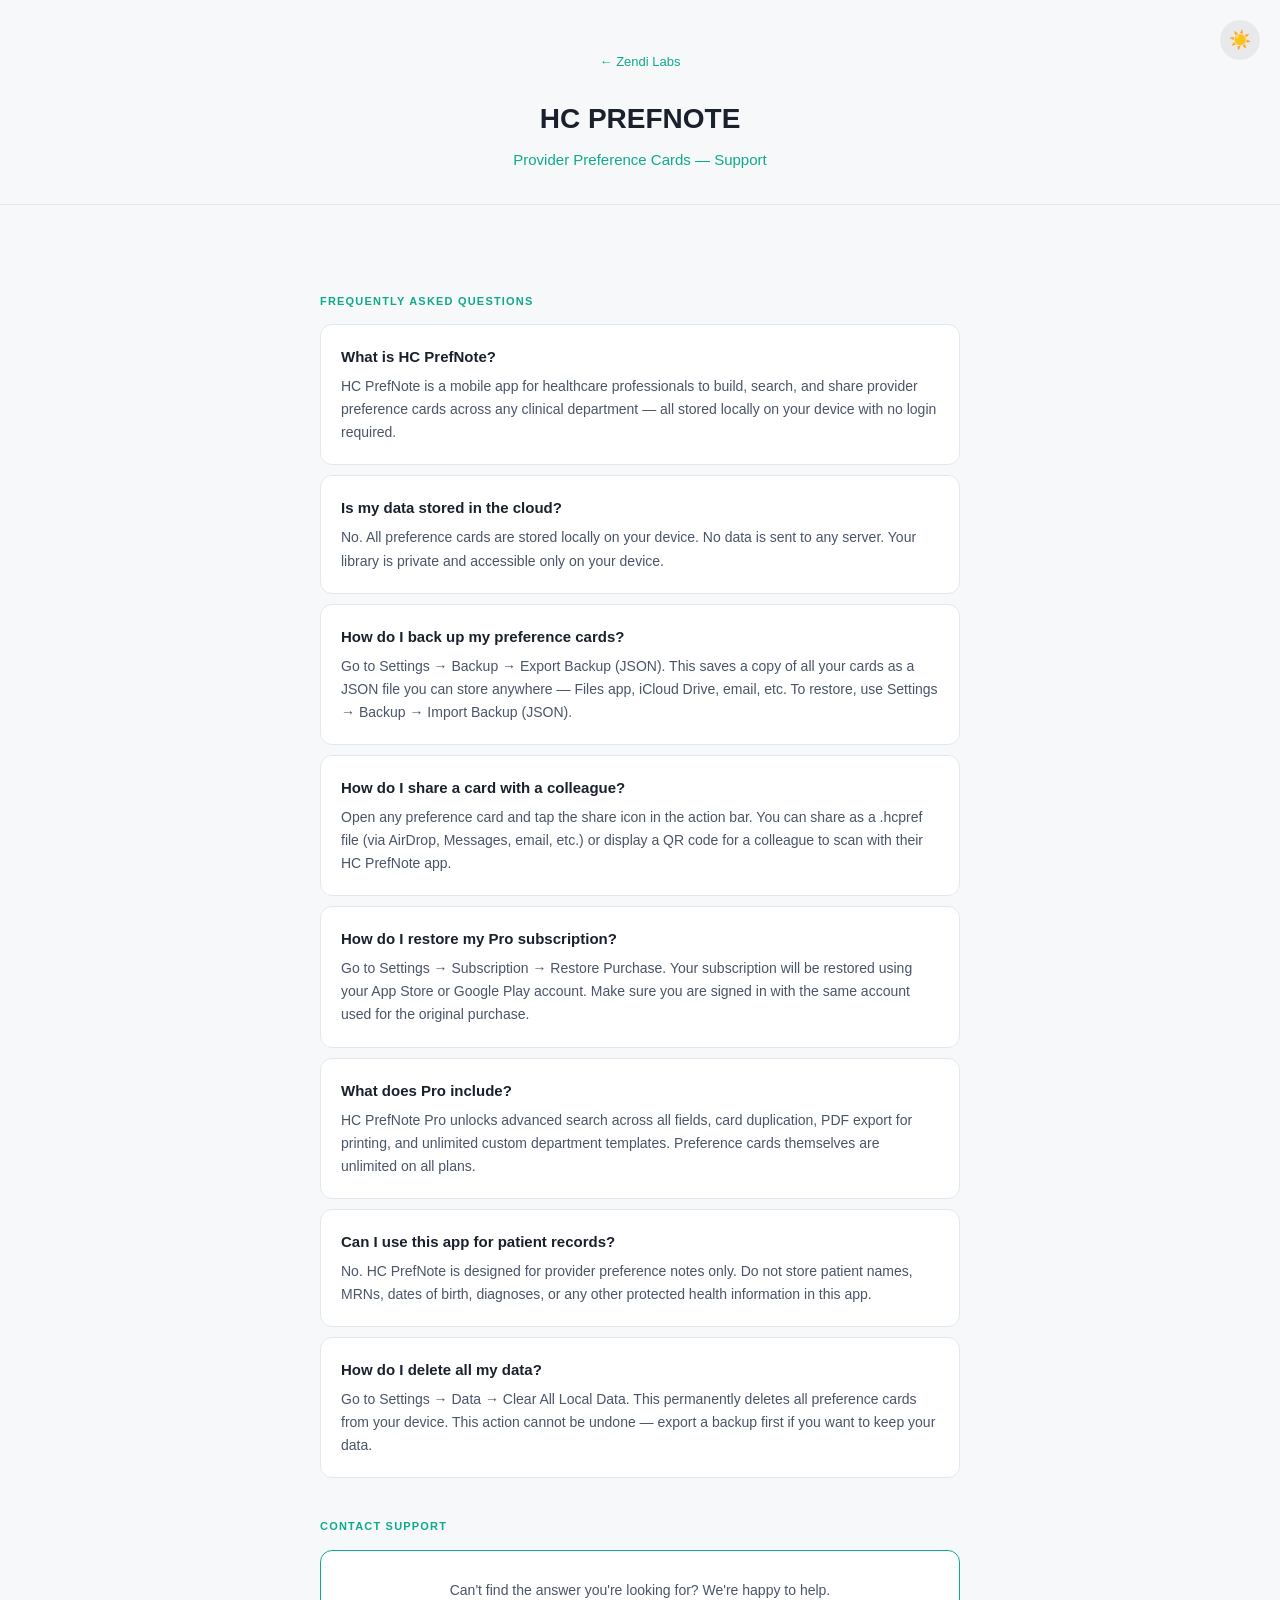
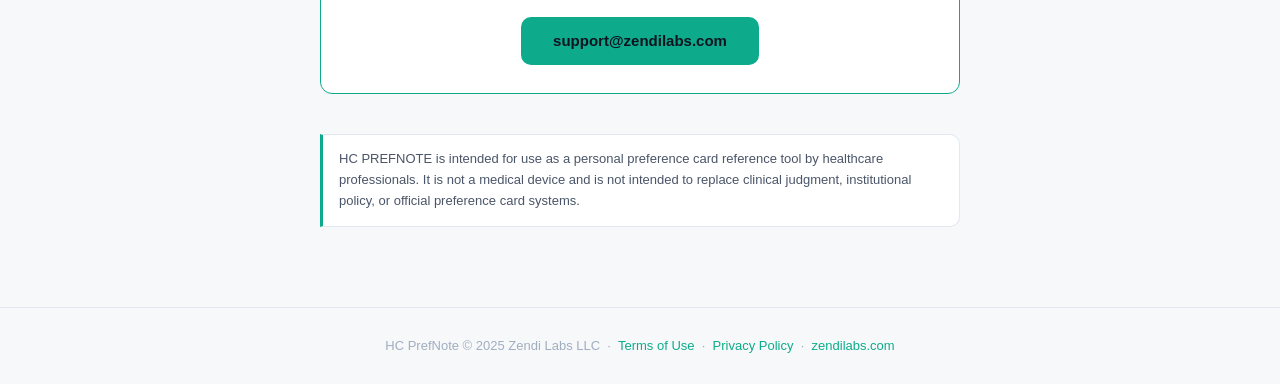
<file: hcprefnote/index.html>
<!DOCTYPE html>
<html lang="en">
<head>
  <meta charset="UTF-8" />
  <meta name="viewport" content="width=device-width, initial-scale=1.0" />
  <title>HC PrefNote Support — Zendi Labs</title>
  <style>
    * { margin: 0; padding: 0; box-sizing: border-box; }

    :root {
      --bg: #0E1320;
      --surface: rgba(255,255,255,0.05);
      --border: rgba(255,255,255,0.08);
      --text: #F0F0F0;
      --text-muted: #A0AEC0;
      --text-secondary: #CBD5E0;
      --accent: #14F1C6;
      --accent-dark: #0DAB8B;
      --toggle-bg: rgba(255,255,255,0.08);
      --toggle-hover: rgba(255,255,255,0.15);
      --legal: #718096;
    }

    html.light {
      --bg: #F7F8FA;
      --surface: #FFFFFF;
      --border: #E2E8F0;
      --text: #1A202C;
      --text-muted: #4A5568;
      --text-secondary: #2D3748;
      --accent: #0DAB8B;
      --accent-dark: #0DAB8B;
      --toggle-bg: rgba(0,0,0,0.06);
      --toggle-hover: rgba(0,0,0,0.1);
      --legal: #A0AEC0;
    }

    body {
      font-family: -apple-system, BlinkMacSystemFont, 'Segoe UI', Roboto, sans-serif;
      background: var(--bg);
      color: var(--text);
      min-height: 100vh;
      line-height: 1.6;
      transition: background 0.3s, color 0.3s;
    }

    .theme-toggle {
      position: fixed;
      top: 20px;
      right: 20px;
      background: var(--toggle-bg);
      border: none;
      border-radius: 50%;
      width: 40px;
      height: 40px;
      cursor: pointer;
      display: flex;
      align-items: center;
      justify-content: center;
      font-size: 18px;
      transition: background 0.3s;
      z-index: 100;
    }
    .theme-toggle:hover { background: var(--toggle-hover); }

    header {
      text-align: center;
      padding: 48px 20px 32px;
      border-bottom: 1px solid var(--border);
    }

    .back {
      display: inline-flex;
      align-items: center;
      gap: 6px;
      font-size: 13px;
      color: var(--accent);
      text-decoration: none;
      margin-bottom: 24px;
      font-weight: 500;
    }
    .back:hover { opacity: 0.8; }

    header h1 {
      font-size: 28px;
      font-weight: 800;
      color: var(--text);
      margin-bottom: 6px;
    }

    header p {
      font-size: 15px;
      color: var(--accent);
      font-weight: 500;
    }

    .container {
      max-width: 680px;
      margin: 0 auto;
      padding: 48px 20px 80px;
    }

    .section-label {
      font-size: 11px;
      font-weight: 700;
      text-transform: uppercase;
      letter-spacing: 1.2px;
      color: var(--accent);
      margin: 40px 0 14px;
    }

    .card {
      background: var(--surface);
      border: 1px solid var(--border);
      border-radius: 12px;
      padding: 20px;
      margin-bottom: 10px;
      transition: background 0.3s, border-color 0.3s;
    }

    .card h3 {
      font-size: 15px;
      font-weight: 600;
      color: var(--text);
      margin-bottom: 6px;
    }

    .card p {
      font-size: 14px;
      color: var(--text-muted);
      line-height: 1.65;
    }

    .contact-card {
      background: var(--surface);
      border: 1px solid var(--accent);
      border-radius: 12px;
      padding: 28px 20px;
      text-align: center;
      transition: background 0.3s;
    }

    .contact-card p {
      font-size: 14px;
      color: var(--text-muted);
      margin-bottom: 16px;
    }

    .contact-card a.btn {
      display: inline-block;
      background: var(--accent);
      color: #0E1320;
      font-weight: 700;
      font-size: 15px;
      padding: 12px 32px;
      border-radius: 10px;
      text-decoration: none;
      transition: opacity 0.2s;
    }
    .contact-card a.btn:hover { opacity: 0.85; }

    .notice {
      background: var(--surface);
      border: 1px solid var(--border);
      border-left: 3px solid var(--accent);
      border-radius: 0 10px 10px 0;
      padding: 14px 16px;
      font-size: 13px;
      color: var(--text-muted);
      line-height: 1.6;
      margin-top: 40px;
      transition: background 0.3s;
    }

    footer {
      text-align: center;
      padding: 28px 20px;
      font-size: 13px;
      color: var(--legal);
      border-top: 1px solid var(--border);
    }
    footer a { color: var(--accent); text-decoration: none; }
    footer a:hover { text-decoration: underline; }
  </style>
</head>
<body>
  <button class="theme-toggle" id="themeToggle" aria-label="Toggle theme"></button>

  <header>
    <a class="back" href="https://zendilabs.com">&#8592; Zendi Labs</a>
    <h1>HC PREFNOTE</h1>
    <p>Provider Preference Cards — Support</p>
  </header>

  <div class="container">

    <p class="section-label">Frequently Asked Questions</p>

    <div class="card">
      <h3>What is HC PrefNote?</h3>
      <p>HC PrefNote is a mobile app for healthcare professionals to build, search, and share provider preference cards across any clinical department — all stored locally on your device with no login required.</p>
    </div>

    <div class="card">
      <h3>Is my data stored in the cloud?</h3>
      <p>No. All preference cards are stored locally on your device. No data is sent to any server. Your library is private and accessible only on your device.</p>
    </div>

    <div class="card">
      <h3>How do I back up my preference cards?</h3>
      <p>Go to Settings → Backup → Export Backup (JSON). This saves a copy of all your cards as a JSON file you can store anywhere — Files app, iCloud Drive, email, etc. To restore, use Settings → Backup → Import Backup (JSON).</p>
    </div>

    <div class="card">
      <h3>How do I share a card with a colleague?</h3>
      <p>Open any preference card and tap the share icon in the action bar. You can share as a .hcpref file (via AirDrop, Messages, email, etc.) or display a QR code for a colleague to scan with their HC PrefNote app.</p>
    </div>

    <div class="card">
      <h3>How do I restore my Pro subscription?</h3>
      <p>Go to Settings → Subscription → Restore Purchase. Your subscription will be restored using your App Store or Google Play account. Make sure you are signed in with the same account used for the original purchase.</p>
    </div>

    <div class="card">
      <h3>What does Pro include?</h3>
      <p>HC PrefNote Pro unlocks advanced search across all fields, card duplication, PDF export for printing, and unlimited custom department templates. Preference cards themselves are unlimited on all plans.</p>
    </div>

    <div class="card">
      <h3>Can I use this app for patient records?</h3>
      <p>No. HC PrefNote is designed for provider preference notes only. Do not store patient names, MRNs, dates of birth, diagnoses, or any other protected health information in this app.</p>
    </div>

    <div class="card">
      <h3>How do I delete all my data?</h3>
      <p>Go to Settings → Data → Clear All Local Data. This permanently deletes all preference cards from your device. This action cannot be undone — export a backup first if you want to keep your data.</p>
    </div>

    <p class="section-label">Contact Support</p>

    <div class="contact-card">
      <p>Can't find the answer you're looking for? We're happy to help.</p>
      <a class="btn" href="mailto:support@zendilabs.com">support@zendilabs.com</a>
    </div>

    <div class="notice">
      HC PREFNOTE is intended for use as a personal preference card reference tool by healthcare professionals. It is not a medical device and is not intended to replace clinical judgment, institutional policy, or official preference card systems.
    </div>

  </div>

  <footer>
    <p>HC PrefNote &copy; 2025 Zendi Labs LLC &nbsp;&middot;&nbsp;
      <a href="terms.html">Terms of Use</a> &nbsp;&middot;&nbsp;
      <a href="privacy.html">Privacy Policy</a> &nbsp;&middot;&nbsp;
      <a href="https://zendilabs.com">zendilabs.com</a>
    </p>
  </footer>

  <script>
    const toggle = document.getElementById('themeToggle');
    const root = document.documentElement;
    function setTheme(mode) {
      if (mode === 'light') { root.classList.add('light'); toggle.textContent = '\u2600\uFE0F'; }
      else { root.classList.remove('light'); toggle.textContent = '\uD83C\uDF19'; }
      localStorage.setItem('theme', mode);
    }
    const saved = localStorage.getItem('theme');
    if (saved) setTheme(saved);
    else if (window.matchMedia('(prefers-color-scheme: light)').matches) setTheme('light');
    else setTheme('dark');
    toggle.addEventListener('click', () => {
      setTheme(root.classList.contains('light') ? 'dark' : 'light');
    });
  </script>
</body>
</html>
</file>
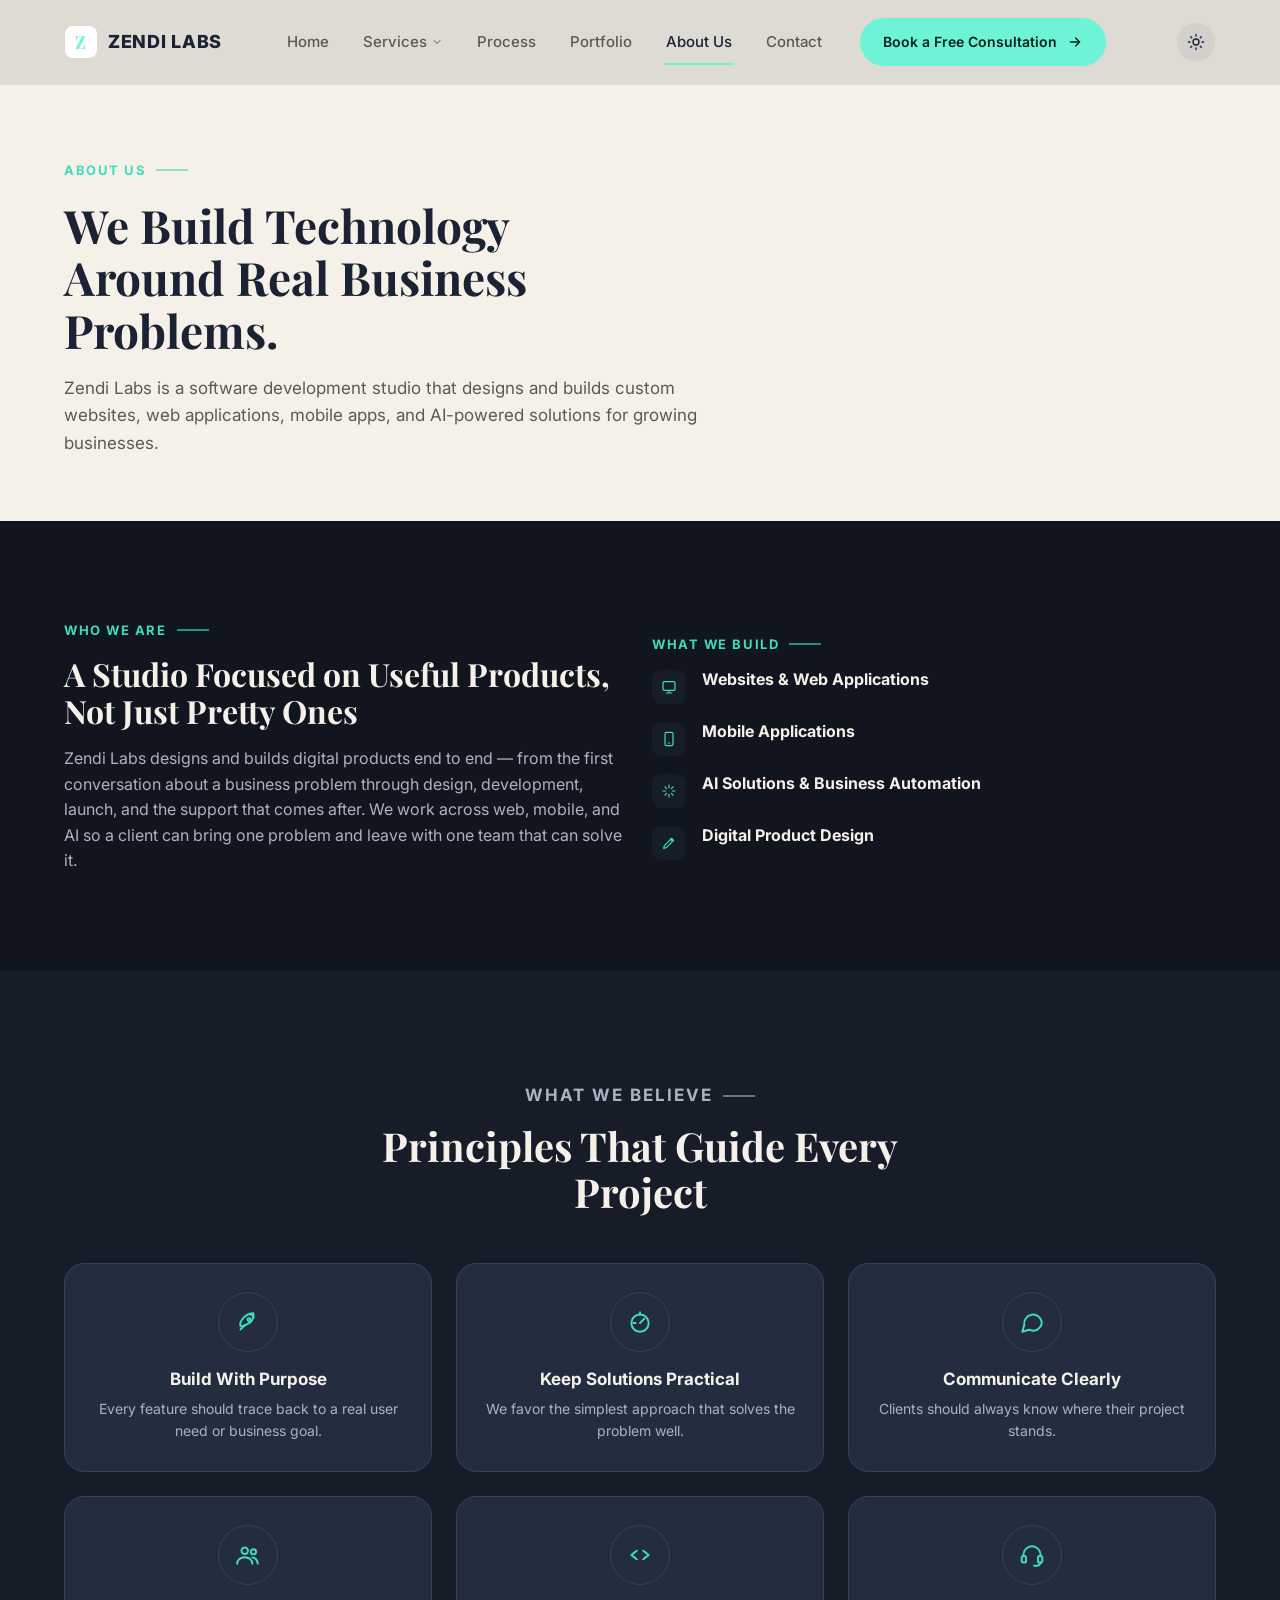
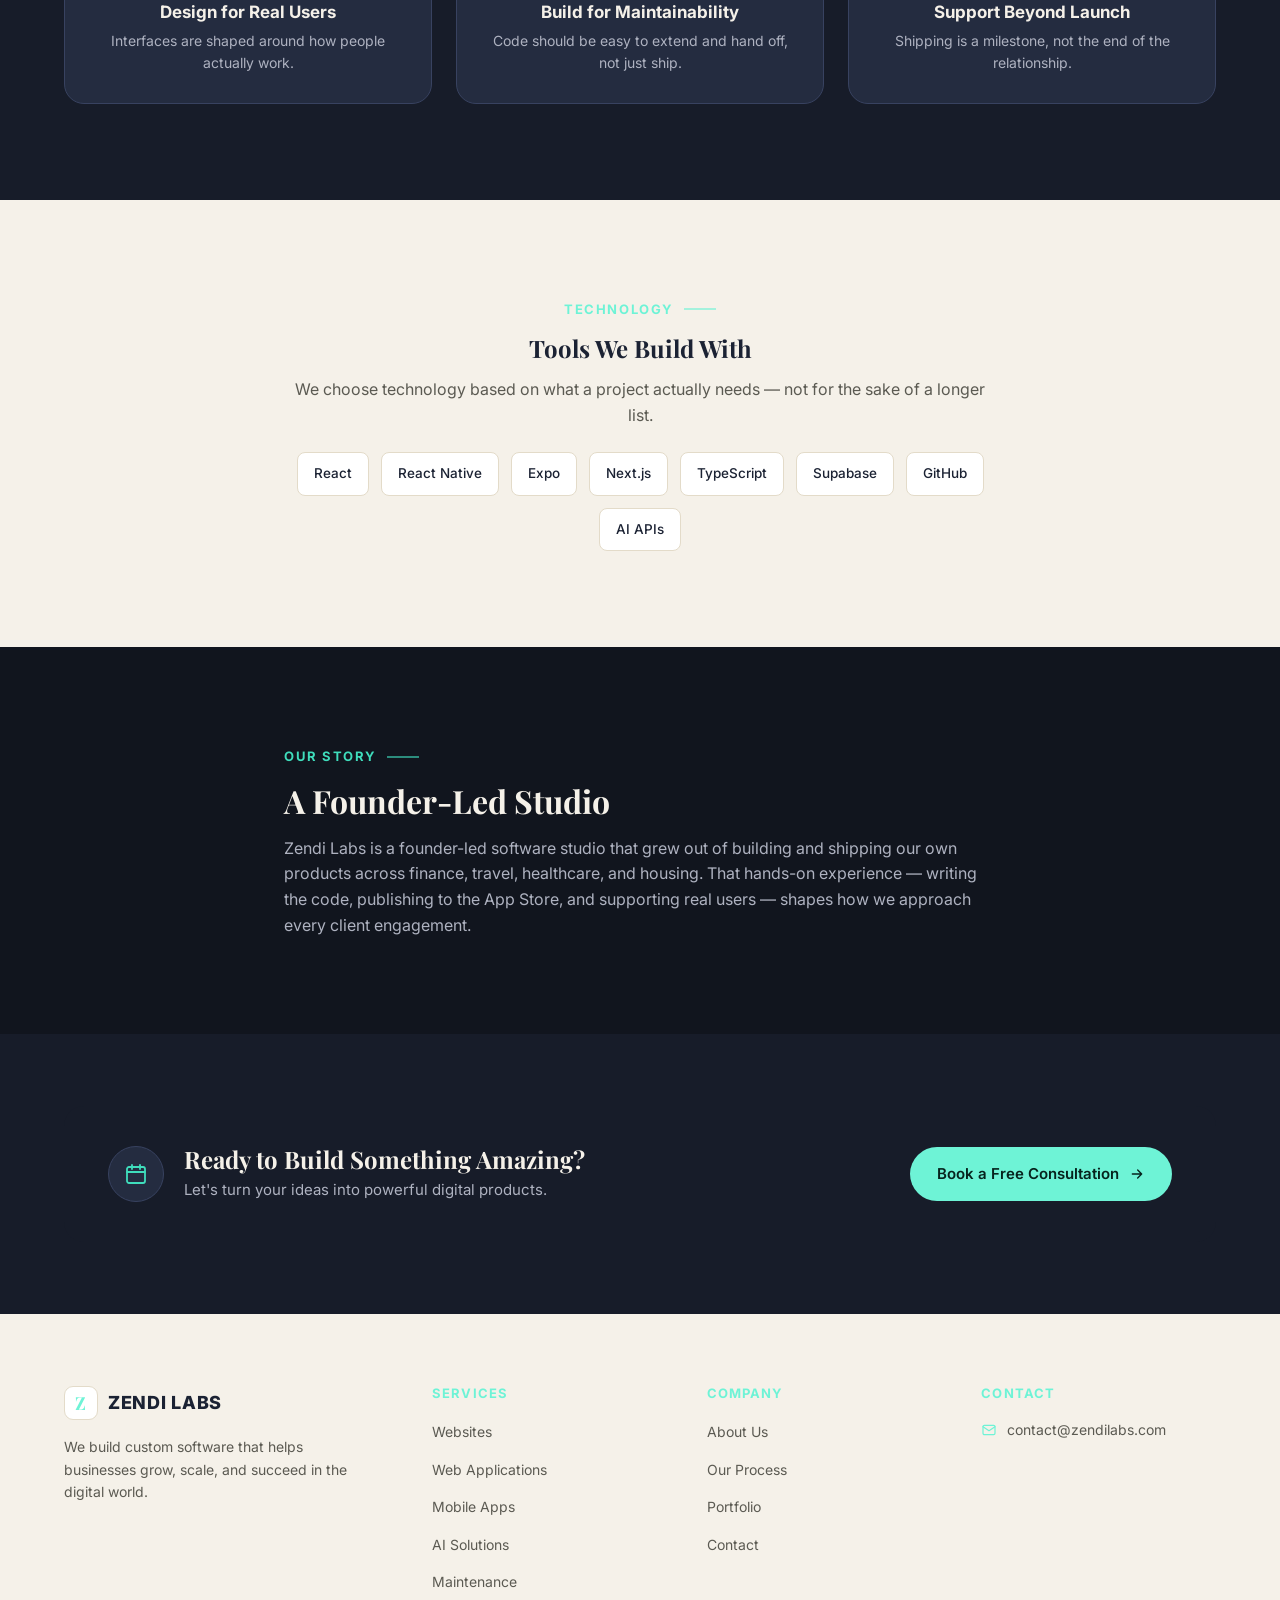
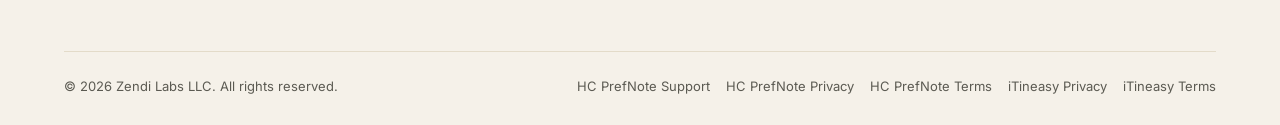
<file: about.html>
<!DOCTYPE html>
<html lang="en">
<head>
<meta charset="UTF-8">
<script>(function(){try{var t=localStorage.getItem('theme');if(t==='light'||(!t&&window.matchMedia('(prefers-color-scheme: light)').matches)){document.documentElement.classList.add('light');}}catch(e){}})();</script>
<meta name="viewport" content="width=device-width, initial-scale=1.0">
<title>About Us — Zendi Labs Software Development Studio</title>
<meta name="description" content="Zendi Labs is a software development studio focused on designing and building useful digital products — websites, web applications, mobile apps, and AI solutions.">
<link rel="canonical" href="https://zendilabs.com/about.html">
<meta property="og:type" content="website">
<meta property="og:title" content="About Us — Zendi Labs">
<meta property="og:description" content="We build technology around real business problems.">
<meta property="og:url" content="https://zendilabs.com/about.html">
<meta name="twitter:card" content="summary">
<link rel="preconnect" href="https://fonts.googleapis.com">
<link rel="preconnect" href="https://fonts.gstatic.com" crossorigin>
<link href="https://fonts.googleapis.com/css2?family=Inter:wght@400;500;600;700;800&family=Playfair+Display:wght@600;700&display=swap" rel="stylesheet">
<link rel="stylesheet" href="assets/css/styles.css">
</head>
<body>
<a class="skip-link" href="#main">Skip to content</a>

<header class="site-header">
  <div class="container">
    <a href="index.html" class="logo"><span class="mark">Z</span>ZENDI LABS</a>
    <nav class="nav-desktop" aria-label="Primary">
      <ul class="nav-links">
        <li><a class="nav-link" href="index.html">Home</a></li>
        <li class="nav-dropdown-wrap">
          <a class="nav-link has-dropdown" href="services.html">Services
            <svg viewBox="0 0 24 24" fill="none" stroke="currentColor" stroke-width="2" stroke-linecap="round" stroke-linejoin="round" aria-hidden="true"><path d="M6 9l6 6 6-6"/></svg>
          </a>
          <div class="nav-dropdown">
            <a href="services.html#websites">Websites</a>
            <a href="services.html#web-applications">Web Applications</a>
            <a href="services.html#mobile-apps">Mobile Apps</a>
            <a href="services.html#ai-solutions">AI Solutions</a>
            <a href="services.html#additional-services">Logo &amp; Brand Design</a>
            <a href="services.html#additional-services">Maintenance &amp; Support</a>
          </div>
        </li>
        <li><a class="nav-link" href="process.html">Process</a></li>
        <li><a class="nav-link" href="portfolio.html">Portfolio</a></li>
        <li><a class="nav-link" href="about.html" aria-current="page">About Us</a></li>
        <li><a class="nav-link" href="contact.html">Contact</a></li>
      </ul>
      <div class="header-cta">
        <a class="btn btn-primary" href="contact.html">Book a Free Consultation
          <svg viewBox="0 0 24 24" fill="none" stroke="currentColor" stroke-width="2" stroke-linecap="round" stroke-linejoin="round" aria-hidden="true"><path d="M5 12h14M13 6l6 6-6 6"/></svg>
        </a>
      </div>
    </nav>
    <button class="theme-toggle" id="themeToggle" type="button" aria-label="Switch to light mode">
      <svg class="icon-moon" viewBox="0 0 24 24" fill="none" stroke="currentColor" stroke-width="1.8" stroke-linecap="round" stroke-linejoin="round" aria-hidden="true"><path d="M21 12.79A9 9 0 1111.21 3 7 7 0 0021 12.79z"/></svg>
      <svg class="icon-sun" viewBox="0 0 24 24" fill="none" stroke="currentColor" stroke-width="1.8" stroke-linecap="round" stroke-linejoin="round" aria-hidden="true"><circle cx="12" cy="12" r="4"/><path d="M12 2v2M12 20v2M4.93 4.93l1.41 1.41M17.66 17.66l1.41 1.41M2 12h2M20 12h2M4.93 19.07l1.41-1.41M17.66 6.34l1.41-1.41"/></svg>
    </button>
    <button class="nav-toggle" aria-label="Open menu" aria-expanded="false" aria-controls="mobile-nav">
      <svg viewBox="0 0 24 24" fill="none" stroke="currentColor" stroke-width="2" stroke-linecap="round" stroke-linejoin="round" aria-hidden="true"><path d="M4 6h16M4 12h16M4 18h16"/></svg>
    </button>
  </div>
</header>

<nav class="mobile-nav" id="mobile-nav" aria-label="Mobile">
  <a class="nav-link" href="index.html">Home</a>
  <a class="nav-link" href="services.html">Services</a>
  <div class="mobile-sub">
    <a href="services.html#websites">Websites</a>
    <a href="services.html#web-applications">Web Applications</a>
    <a href="services.html#mobile-apps">Mobile Apps</a>
    <a href="services.html#ai-solutions">AI Solutions</a>
  </div>
  <a class="nav-link" href="process.html">Process</a>
  <a class="nav-link" href="portfolio.html">Portfolio</a>
  <a class="nav-link" href="about.html">About Us</a>
  <a class="nav-link" href="contact.html">Contact</a>
  <a class="btn btn-primary btn-block" href="contact.html">Book a Free Consultation</a>
</nav>

<main id="main">

  <section class="page-hero">
    <div class="container">
      <p class="eyebrow">About Us</p>
      <h1>We Build Technology Around Real Business Problems.</h1>
      <p class="lead">Zendi Labs is a software development studio that designs and builds custom websites, web applications, mobile apps, and AI-powered solutions for growing businesses.</p>
    </div>
  </section>

  <!-- ─── Who we are ─── -->
  <section class="section on-ivory">
    <div class="container grid-2" style="align-items:center;">
      <div class="reveal">
        <p class="eyebrow">Who We Are</p>
        <h2 style="margin-top:14px; font-size: clamp(24px, 3vw, 32px);">A Studio Focused on Useful Products, Not Just Pretty Ones</h2>
        <p style="margin-top:16px; color: var(--text-on-light-muted);">Zendi Labs designs and builds digital products end to end — from the first conversation about a business problem through design, development, launch, and the support that comes after. We work across web, mobile, and AI so a client can bring one problem and leave with one team that can solve it.</p>
      </div>
      <div class="reveal">
        <p class="eyebrow">What We Build</p>
        <ul class="belief-list" style="margin-top:14px;">
          <li class="belief-item">
            <span class="icon"><svg viewBox="0 0 24 24" fill="none" stroke="currentColor" stroke-width="1.8" stroke-linecap="round" stroke-linejoin="round" aria-hidden="true"><rect x="3" y="4" width="18" height="13" rx="2"/><path d="M8 21h8M12 17v4"/></svg></span>
            <div><h3>Websites &amp; Web Applications</h3></div>
          </li>
          <li class="belief-item">
            <span class="icon"><svg viewBox="0 0 24 24" fill="none" stroke="currentColor" stroke-width="1.8" stroke-linecap="round" stroke-linejoin="round" aria-hidden="true"><rect x="6" y="2" width="12" height="20" rx="2.5"/><path d="M11 18h2"/></svg></span>
            <div><h3>Mobile Applications</h3></div>
          </li>
          <li class="belief-item">
            <span class="icon"><svg viewBox="0 0 24 24" fill="none" stroke="currentColor" stroke-width="1.8" stroke-linecap="round" stroke-linejoin="round" aria-hidden="true"><path d="M12 3v4M12 17v4M3 12h4M17 12h4M6 6l2.5 2.5M15.5 15.5L18 18M18 6l-2.5 2.5M8.5 15.5L6 18"/></svg></span>
            <div><h3>AI Solutions &amp; Business Automation</h3></div>
          </li>
          <li class="belief-item">
            <span class="icon"><svg viewBox="0 0 24 24" fill="none" stroke="currentColor" stroke-width="1.8" stroke-linecap="round" stroke-linejoin="round" aria-hidden="true"><path d="M4 20l4-1 11-11-3-3L5 16l-1 4z"/><path d="M14 6l3 3"/></svg></span>
            <div><h3>Digital Product Design</h3></div>
          </li>
        </ul>
      </div>
    </div>
  </section>

  <!-- ─── What we believe ─── -->
  <section class="section on-beige">
    <div class="container">
      <div class="section-header centered">
        <p class="eyebrow">What We Believe</p>
        <h2>Principles That Guide Every Project</h2>
      </div>
      <div class="grid-3">
        <div class="pillar reveal" style="background:var(--card-light-bg); border:1px solid var(--card-light-border); border-radius:var(--radius-lg); padding:28px;">
          <span class="icon"><svg viewBox="0 0 24 24" fill="none" stroke="currentColor" stroke-width="1.8" stroke-linecap="round" stroke-linejoin="round" aria-hidden="true"><path d="M5 16s-1-4 3-8 9-4 9-4 1 6-4 9-8 3-8 3z"/><path d="M9 15l-4 4M14 5a3 3 0 013 3"/><circle cx="13" cy="10" r="1.4"/></svg></span>
          <h3>Build With Purpose</h3>
          <p>Every feature should trace back to a real user need or business goal.</p>
        </div>
        <div class="pillar reveal" style="background:var(--card-light-bg); border:1px solid var(--card-light-border); border-radius:var(--radius-lg); padding:28px;">
          <span class="icon"><svg viewBox="0 0 24 24" fill="none" stroke="currentColor" stroke-width="1.8" stroke-linecap="round" stroke-linejoin="round" aria-hidden="true"><circle cx="12" cy="13" r="8"/><path d="M12 13l4-4M8 13H6M12 5V3"/></svg></span>
          <h3>Keep Solutions Practical</h3>
          <p>We favor the simplest approach that solves the problem well.</p>
        </div>
        <div class="pillar reveal" style="background:var(--card-light-bg); border:1px solid var(--card-light-border); border-radius:var(--radius-lg); padding:28px;">
          <span class="icon"><svg viewBox="0 0 24 24" fill="none" stroke="currentColor" stroke-width="1.8" stroke-linecap="round" stroke-linejoin="round" aria-hidden="true"><path d="M21 12a8 8 0 01-11.6 7.1L3 21l1.9-6.4A8 8 0 1121 12z"/></svg></span>
          <h3>Communicate Clearly</h3>
          <p>Clients should always know where their project stands.</p>
        </div>
        <div class="pillar reveal" style="background:var(--card-light-bg); border:1px solid var(--card-light-border); border-radius:var(--radius-lg); padding:28px;">
          <span class="icon"><svg viewBox="0 0 24 24" fill="none" stroke="currentColor" stroke-width="1.8" stroke-linecap="round" stroke-linejoin="round" aria-hidden="true"><circle cx="9" cy="8" r="3"/><path d="M2 20c0-3.3 3.1-6 7-6s7 2.7 7 6"/><circle cx="17" cy="9" r="2.4"/><path d="M16 14.2c2.7.4 4.7 2.4 5 5.8"/></svg></span>
          <h3>Design for Real Users</h3>
          <p>Interfaces are shaped around how people actually work.</p>
        </div>
        <div class="pillar reveal" style="background:var(--card-light-bg); border:1px solid var(--card-light-border); border-radius:var(--radius-lg); padding:28px;">
          <span class="icon"><svg viewBox="0 0 24 24" fill="none" stroke="currentColor" stroke-width="1.8" stroke-linecap="round" stroke-linejoin="round" aria-hidden="true"><path d="M9 8l-5 4 5 4M15 8l5 4-5 4"/></svg></span>
          <h3>Build for Maintainability</h3>
          <p>Code should be easy to extend and hand off, not just ship.</p>
        </div>
        <div class="pillar reveal" style="background:var(--card-light-bg); border:1px solid var(--card-light-border); border-radius:var(--radius-lg); padding:28px;">
          <span class="icon"><svg viewBox="0 0 24 24" fill="none" stroke="currentColor" stroke-width="1.8" stroke-linecap="round" stroke-linejoin="round" aria-hidden="true"><path d="M4 13v-1a8 8 0 0116 0v1"/><rect x="2.5" y="13" width="4" height="6" rx="1.5"/><rect x="17.5" y="13" width="4" height="6" rx="1.5"/><path d="M20 19a4 4 0 01-4 3h-2"/></svg></span>
          <h3>Support Beyond Launch</h3>
          <p>Shipping is a milestone, not the end of the relationship.</p>
        </div>
      </div>
    </div>
  </section>

  <!-- ─── Technology ─── -->
  <section class="section on-dark">
    <div class="container" style="max-width: 760px; text-align:center;">
      <p class="eyebrow" style="justify-content:center;">Technology</p>
      <h2 style="margin-top:14px;">Tools We Build With</h2>
      <p style="margin-top:14px; color: var(--text-on-dark-muted);">We choose technology based on what a project actually needs — not for the sake of a longer list.</p>
      <div class="tech-badges" style="justify-content:center;">
        <span class="tech-badge">React</span>
        <span class="tech-badge">React Native</span>
        <span class="tech-badge">Expo</span>
        <span class="tech-badge">Next.js</span>
        <span class="tech-badge">TypeScript</span>
        <span class="tech-badge">Supabase</span>
        <span class="tech-badge">GitHub</span>
        <span class="tech-badge">AI APIs</span>
      </div>
    </div>
  </section>

  <!-- ─── Studio story ─── -->
  <section class="section on-ivory">
    <div class="container" style="max-width: 760px;">
      <p class="eyebrow">Our Story</p>
      <h2 style="margin-top:14px; font-size: clamp(24px, 3vw, 32px);">A Founder-Led Studio</h2>
      <p style="margin-top:16px; color: var(--text-on-light-muted);">Zendi Labs is a founder-led software studio that grew out of building and shipping our own products across finance, travel, healthcare, and housing. That hands-on experience — writing the code, publishing to the App Store, and supporting real users — shapes how we approach every client engagement.</p>
    </div>
  </section>

  <!-- ─── Closing CTA ─── -->
  <section class="section on-beige tight">
    <div class="container">
      <div class="cta-band reveal">
        <div class="cta-band-copy">
          <span class="icon"><svg viewBox="0 0 24 24" fill="none" stroke="currentColor" stroke-width="1.8" stroke-linecap="round" stroke-linejoin="round" aria-hidden="true"><rect x="3" y="5" width="18" height="16" rx="2"/><path d="M16 3v4M8 3v4M3 10h18"/></svg></span>
          <div>
            <h2>Ready to Build Something Amazing?</h2>
            <p>Let's turn your ideas into powerful digital products.</p>
          </div>
        </div>
        <a class="btn btn-primary" href="contact.html">Book a Free Consultation
          <svg viewBox="0 0 24 24" fill="none" stroke="currentColor" stroke-width="2" stroke-linecap="round" stroke-linejoin="round" aria-hidden="true"><path d="M5 12h14M13 6l6 6-6 6"/></svg>
        </a>
      </div>
    </div>
  </section>

</main>

<footer class="site-footer">
  <div class="container">
    <div class="footer-grid">
      <div class="footer-brand">
        <a href="index.html" class="logo"><span class="mark">Z</span>ZENDI LABS</a>
        <p>We build custom software that helps businesses grow, scale, and succeed in the digital world.</p>
      </div>
      <div class="footer-col">
        <h4>Services</h4>
        <ul>
          <li><a href="services.html#websites">Websites</a></li>
          <li><a href="services.html#web-applications">Web Applications</a></li>
          <li><a href="services.html#mobile-apps">Mobile Apps</a></li>
          <li><a href="services.html#ai-solutions">AI Solutions</a></li>
          <li><a href="services.html#additional-services">Maintenance</a></li>
        </ul>
      </div>
      <div class="footer-col">
        <h4>Company</h4>
        <ul>
          <li><a href="about.html">About Us</a></li>
          <li><a href="process.html">Our Process</a></li>
          <li><a href="portfolio.html">Portfolio</a></li>
          <li><a href="contact.html">Contact</a></li>
        </ul>
      </div>
      <div class="footer-col">
        <h4>Contact</h4>
        <ul class="footer-contact">
          <li><svg viewBox="0 0 24 24" fill="none" stroke="currentColor" stroke-width="1.8" stroke-linecap="round" stroke-linejoin="round" aria-hidden="true"><rect x="3" y="5" width="18" height="14" rx="2"/><path d="M3 7l9 6 9-6"/></svg><a href="mailto:contact@zendilabs.com">contact@zendilabs.com</a></li>
        </ul>
      </div>
    </div>
    <div class="footer-bottom">
      <p>&copy; 2026 Zendi Labs LLC. All rights reserved.</p>
      <div class="footer-legal-links">
        <a href="hcprefnote/index.html">HC PrefNote Support</a>
        <a href="hcprefnote/privacy.html">HC PrefNote Privacy</a>
        <a href="hcprefnote/terms.html">HC PrefNote Terms</a>
        <a href="https://mannyned.github.io/itineasy-privacy/privacy-policy.html">iTineasy Privacy</a>
        <a href="https://mannyned.github.io/itineasy-privacy/terms-of-use.html">iTineasy Terms</a>
      </div>
    </div>
  </div>
</footer>

<script src="assets/js/main.js"></script>
</body>
</html>
</file>
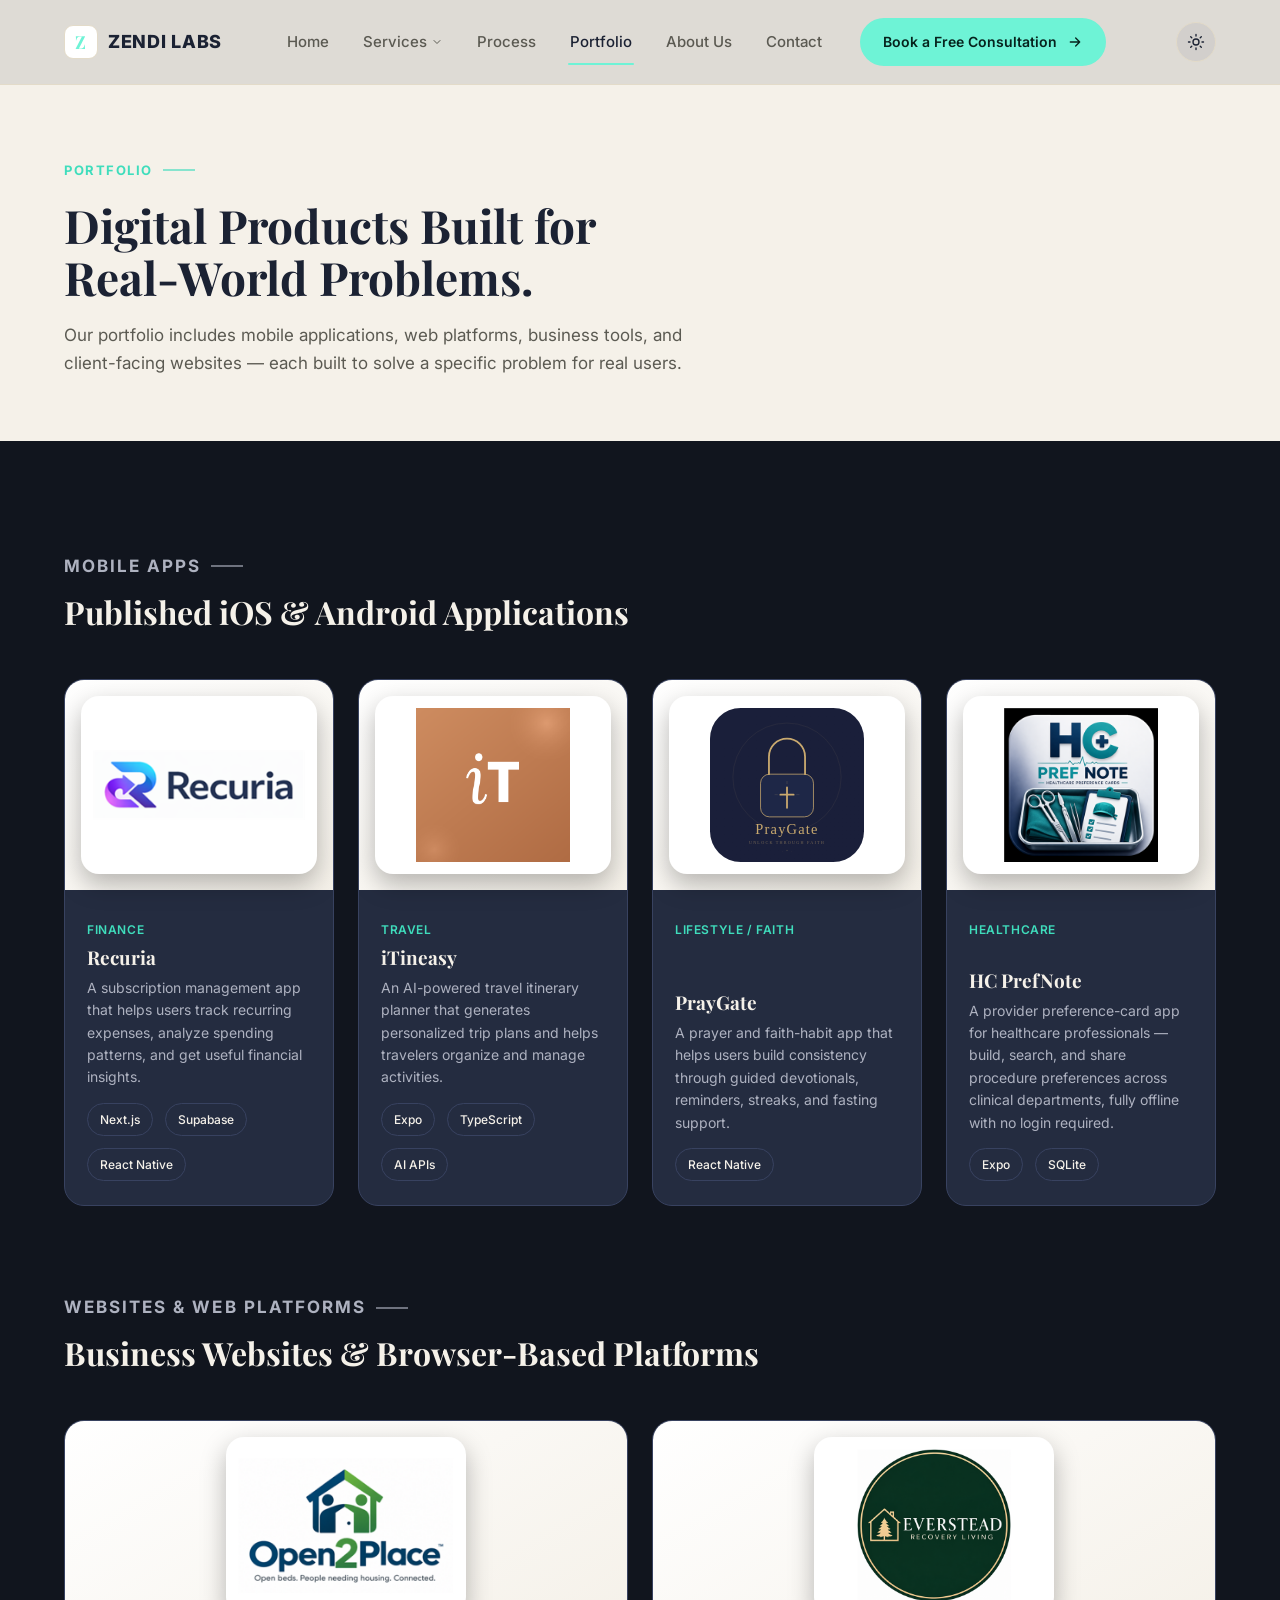
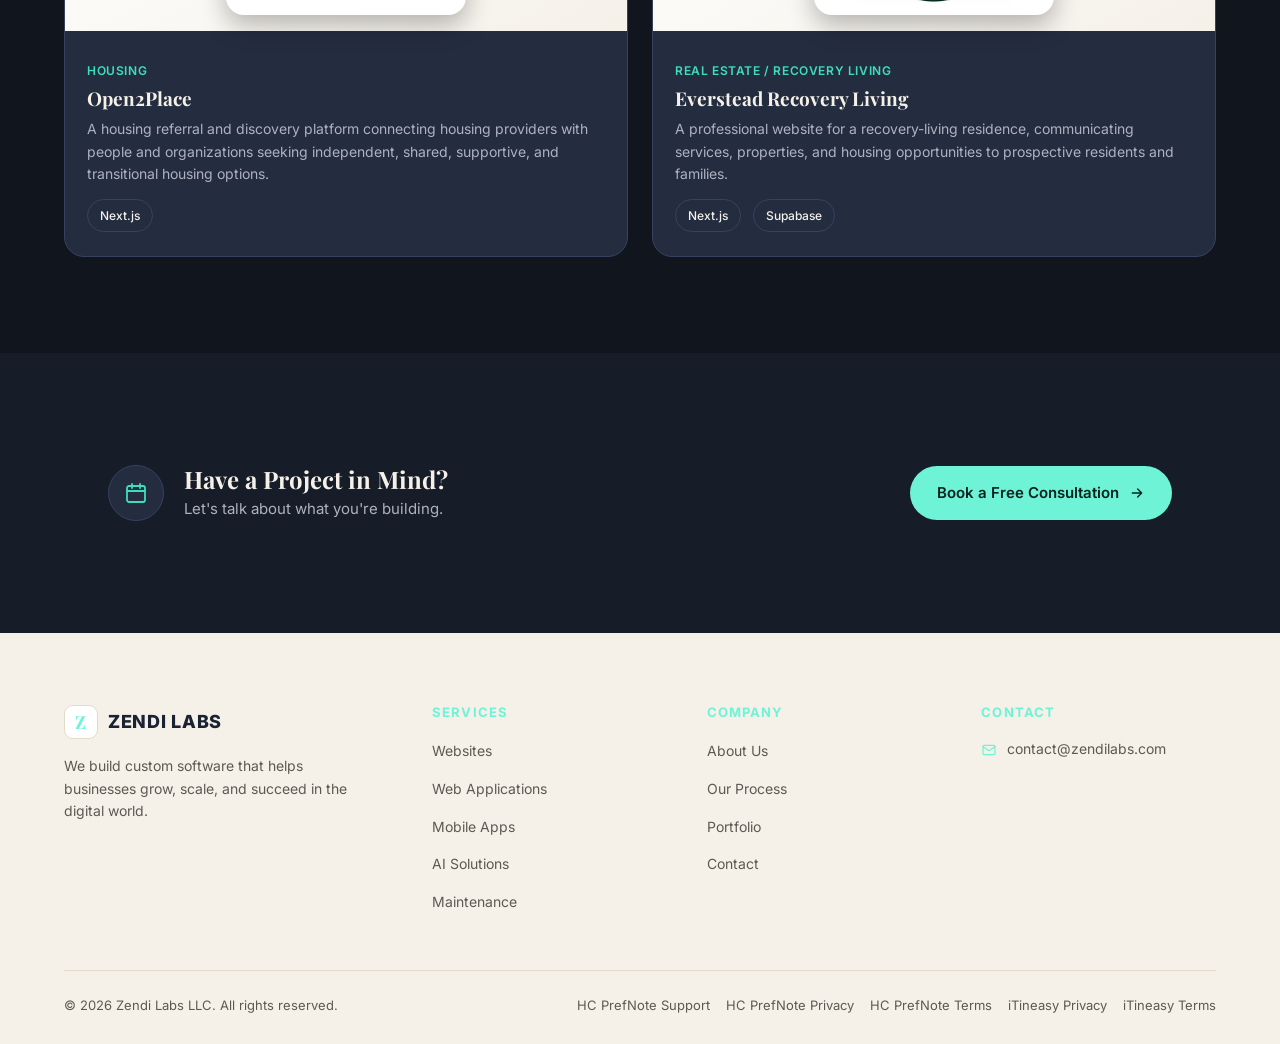
<file: portfolio.html>
<!DOCTYPE html>
<html lang="en">
<head>
<meta charset="UTF-8">
<script>(function(){try{var t=localStorage.getItem('theme');if(t==='light'||(!t&&window.matchMedia('(prefers-color-scheme: light)').matches)){document.documentElement.classList.add('light');}}catch(e){}})();</script>
<meta name="viewport" content="width=device-width, initial-scale=1.0">
<title>Portfolio — Software, Web &amp; Mobile Projects | Zendi Labs</title>
<meta name="description" content="A look at digital products built by Zendi Labs, including mobile applications, web platforms, and business websites.">
<link rel="canonical" href="https://zendilabs.com/portfolio.html">
<meta property="og:type" content="website">
<meta property="og:title" content="Portfolio — Zendi Labs">
<meta property="og:description" content="Digital products built for real-world problems: mobile apps, web platforms, and business websites.">
<meta property="og:url" content="https://zendilabs.com/portfolio.html">
<meta name="twitter:card" content="summary">
<link rel="preconnect" href="https://fonts.googleapis.com">
<link rel="preconnect" href="https://fonts.gstatic.com" crossorigin>
<link href="https://fonts.googleapis.com/css2?family=Inter:wght@400;500;600;700;800&family=Playfair+Display:wght@600;700&display=swap" rel="stylesheet">
<link rel="stylesheet" href="assets/css/styles.css">
</head>
<body>
<a class="skip-link" href="#main">Skip to content</a>

<header class="site-header">
  <div class="container">
    <a href="index.html" class="logo"><span class="mark">Z</span>ZENDI LABS</a>
    <nav class="nav-desktop" aria-label="Primary">
      <ul class="nav-links">
        <li><a class="nav-link" href="index.html">Home</a></li>
        <li class="nav-dropdown-wrap">
          <a class="nav-link has-dropdown" href="services.html">Services
            <svg viewBox="0 0 24 24" fill="none" stroke="currentColor" stroke-width="2" stroke-linecap="round" stroke-linejoin="round" aria-hidden="true"><path d="M6 9l6 6 6-6"/></svg>
          </a>
          <div class="nav-dropdown">
            <a href="services.html#websites">Websites</a>
            <a href="services.html#web-applications">Web Applications</a>
            <a href="services.html#mobile-apps">Mobile Apps</a>
            <a href="services.html#ai-solutions">AI Solutions</a>
            <a href="services.html#additional-services">Logo &amp; Brand Design</a>
            <a href="services.html#additional-services">Maintenance &amp; Support</a>
          </div>
        </li>
        <li><a class="nav-link" href="process.html">Process</a></li>
        <li><a class="nav-link" href="portfolio.html" aria-current="page">Portfolio</a></li>
        <li><a class="nav-link" href="about.html">About Us</a></li>
        <li><a class="nav-link" href="contact.html">Contact</a></li>
      </ul>
      <div class="header-cta">
        <a class="btn btn-primary" href="contact.html">Book a Free Consultation
          <svg viewBox="0 0 24 24" fill="none" stroke="currentColor" stroke-width="2" stroke-linecap="round" stroke-linejoin="round" aria-hidden="true"><path d="M5 12h14M13 6l6 6-6 6"/></svg>
        </a>
      </div>
    </nav>
    <button class="theme-toggle" id="themeToggle" type="button" aria-label="Switch to light mode">
      <svg class="icon-moon" viewBox="0 0 24 24" fill="none" stroke="currentColor" stroke-width="1.8" stroke-linecap="round" stroke-linejoin="round" aria-hidden="true"><path d="M21 12.79A9 9 0 1111.21 3 7 7 0 0021 12.79z"/></svg>
      <svg class="icon-sun" viewBox="0 0 24 24" fill="none" stroke="currentColor" stroke-width="1.8" stroke-linecap="round" stroke-linejoin="round" aria-hidden="true"><circle cx="12" cy="12" r="4"/><path d="M12 2v2M12 20v2M4.93 4.93l1.41 1.41M17.66 17.66l1.41 1.41M2 12h2M20 12h2M4.93 19.07l1.41-1.41M17.66 6.34l1.41-1.41"/></svg>
    </button>
    <button class="nav-toggle" aria-label="Open menu" aria-expanded="false" aria-controls="mobile-nav">
      <svg viewBox="0 0 24 24" fill="none" stroke="currentColor" stroke-width="2" stroke-linecap="round" stroke-linejoin="round" aria-hidden="true"><path d="M4 6h16M4 12h16M4 18h16"/></svg>
    </button>
  </div>
</header>

<nav class="mobile-nav" id="mobile-nav" aria-label="Mobile">
  <a class="nav-link" href="index.html">Home</a>
  <a class="nav-link" href="services.html">Services</a>
  <div class="mobile-sub">
    <a href="services.html#websites">Websites</a>
    <a href="services.html#web-applications">Web Applications</a>
    <a href="services.html#mobile-apps">Mobile Apps</a>
    <a href="services.html#ai-solutions">AI Solutions</a>
  </div>
  <a class="nav-link" href="process.html">Process</a>
  <a class="nav-link" href="portfolio.html">Portfolio</a>
  <a class="nav-link" href="about.html">About Us</a>
  <a class="nav-link" href="contact.html">Contact</a>
  <a class="btn btn-primary btn-block" href="contact.html">Book a Free Consultation</a>
</nav>

<main id="main">

  <section class="page-hero">
    <div class="container">
      <p class="eyebrow">Portfolio</p>
      <h1>Digital Products Built for Real-World Problems.</h1>
      <p class="lead">Our portfolio includes mobile applications, web platforms, business tools, and client-facing websites — each built to solve a specific problem for real users.</p>
    </div>
  </section>

  <section class="section on-ivory">
    <div class="container">
      <div class="section-header" style="max-width:none;">
        <p class="eyebrow">Mobile Apps</p>
        <h2 style="margin-top:14px; font-size: clamp(24px, 3vw, 32px);">Published iOS &amp; Android Applications</h2>
      </div>
      <div class="grid-4">

        <article class="project-card reveal" id="recuria">
          <div class="project-thumb"><div class="logo-tile"><img src="assets/img/logos/recuria.png" alt="Recuria logo" loading="lazy"></div></div>
          <div class="project-body">
            <p class="meta">Finance</p>
            <h3>Recuria</h3>
            <p>A subscription management app that helps users track recurring expenses, analyze spending patterns, and get useful financial insights.</p>
            <div class="pill-row" style="margin-top:14px;">
              <span class="pill" style="font-size:12px; padding:6px 12px;">Next.js</span>
              <span class="pill" style="font-size:12px; padding:6px 12px;">Supabase</span>
              <span class="pill" style="font-size:12px; padding:6px 12px;">React Native</span>
            </div>
          </div>
        </article>

        <article class="project-card reveal" id="itineasy">
          <div class="project-thumb"><div class="logo-tile"><img src="assets/img/logos/itineasy.png" alt="iTineasy logo" loading="lazy"></div></div>
          <div class="project-body">
            <p class="meta">Travel</p>
            <h3>iTineasy</h3>
            <p>An AI-powered travel itinerary planner that generates personalized trip plans and helps travelers organize and manage activities.</p>
            <div class="pill-row" style="margin-top:14px;">
              <span class="pill" style="font-size:12px; padding:6px 12px;">Expo</span>
              <span class="pill" style="font-size:12px; padding:6px 12px;">TypeScript</span>
              <span class="pill" style="font-size:12px; padding:6px 12px;">AI APIs</span>
            </div>
          </div>
        </article>

        <article class="project-card reveal" id="praygate">
          <div class="project-thumb"><div class="logo-tile"><img src="assets/img/logos/praygate.svg" alt="PrayGate logo" loading="lazy"></div></div>
          <div class="project-body">
            <p class="meta">Lifestyle / Faith</p>
            <h3>PrayGate</h3>
            <p>A prayer and faith-habit app that helps users build consistency through guided devotionals, reminders, streaks, and fasting support.</p>
            <div class="pill-row" style="margin-top:14px;">
              <span class="pill" style="font-size:12px; padding:6px 12px;">React Native</span>
            </div>
          </div>
        </article>

        <article class="project-card reveal" id="hcprefnote">
          <div class="project-thumb"><div class="logo-tile"><img src="assets/img/logos/hc-prefnote.png" alt="HC PrefNote logo" loading="lazy"></div></div>
          <div class="project-body">
            <p class="meta">Healthcare</p>
            <h3>HC PrefNote</h3>
            <p>A provider preference-card app for healthcare professionals — build, search, and share procedure preferences across clinical departments, fully offline with no login required.</p>
            <div class="pill-row" style="margin-top:14px;">
              <span class="pill" style="font-size:12px; padding:6px 12px;">Expo</span>
              <span class="pill" style="font-size:12px; padding:6px 12px;">SQLite</span>
            </div>
          </div>
        </article>

      </div>

      <div class="section-header" style="max-width:none; margin-top:72px;">
        <p class="eyebrow">Websites &amp; Web Platforms</p>
        <h2 style="margin-top:14px; font-size: clamp(24px, 3vw, 32px);">Business Websites &amp; Browser-Based Platforms</h2>
      </div>
      <div class="grid-2">

        <article class="project-card reveal" id="open2place">
          <div class="project-thumb"><div class="logo-tile"><img src="assets/img/logos/open2place.png" alt="Open2Place logo" loading="lazy"></div></div>
          <div class="project-body">
            <p class="meta">Housing</p>
            <h3>Open2Place</h3>
            <p>A housing referral and discovery platform connecting housing providers with people and organizations seeking independent, shared, supportive, and transitional housing options.</p>
            <div class="pill-row" style="margin-top:14px;">
              <span class="pill" style="font-size:12px; padding:6px 12px;">Next.js</span>
            </div>
          </div>
        </article>

        <article class="project-card reveal" id="everstead">
          <div class="project-thumb"><div class="logo-tile"><img src="assets/img/logos/everstead.png" alt="Everstead Recovery Living logo" loading="lazy"></div></div>
          <div class="project-body">
            <p class="meta">Real Estate / Recovery Living</p>
            <h3>Everstead Recovery Living</h3>
            <p>A professional website for a recovery-living residence, communicating services, properties, and housing opportunities to prospective residents and families.</p>
            <div class="pill-row" style="margin-top:14px;">
              <span class="pill" style="font-size:12px; padding:6px 12px;">Next.js</span>
              <span class="pill" style="font-size:12px; padding:6px 12px;">Supabase</span>
            </div>
          </div>
        </article>

      </div>
    </div>
  </section>

  <section class="section on-beige tight">
    <div class="container">
      <div class="cta-band reveal">
        <div class="cta-band-copy">
          <span class="icon"><svg viewBox="0 0 24 24" fill="none" stroke="currentColor" stroke-width="1.8" stroke-linecap="round" stroke-linejoin="round" aria-hidden="true"><rect x="3" y="5" width="18" height="16" rx="2"/><path d="M16 3v4M8 3v4M3 10h18"/></svg></span>
          <div>
            <h2>Have a Project in Mind?</h2>
            <p>Let's talk about what you're building.</p>
          </div>
        </div>
        <a class="btn btn-primary" href="contact.html">Book a Free Consultation
          <svg viewBox="0 0 24 24" fill="none" stroke="currentColor" stroke-width="2" stroke-linecap="round" stroke-linejoin="round" aria-hidden="true"><path d="M5 12h14M13 6l6 6-6 6"/></svg>
        </a>
      </div>
    </div>
  </section>

</main>

<footer class="site-footer">
  <div class="container">
    <div class="footer-grid">
      <div class="footer-brand">
        <a href="index.html" class="logo"><span class="mark">Z</span>ZENDI LABS</a>
        <p>We build custom software that helps businesses grow, scale, and succeed in the digital world.</p>
      </div>
      <div class="footer-col">
        <h4>Services</h4>
        <ul>
          <li><a href="services.html#websites">Websites</a></li>
          <li><a href="services.html#web-applications">Web Applications</a></li>
          <li><a href="services.html#mobile-apps">Mobile Apps</a></li>
          <li><a href="services.html#ai-solutions">AI Solutions</a></li>
          <li><a href="services.html#additional-services">Maintenance</a></li>
        </ul>
      </div>
      <div class="footer-col">
        <h4>Company</h4>
        <ul>
          <li><a href="about.html">About Us</a></li>
          <li><a href="process.html">Our Process</a></li>
          <li><a href="portfolio.html">Portfolio</a></li>
          <li><a href="contact.html">Contact</a></li>
        </ul>
      </div>
      <div class="footer-col">
        <h4>Contact</h4>
        <ul class="footer-contact">
          <li><svg viewBox="0 0 24 24" fill="none" stroke="currentColor" stroke-width="1.8" stroke-linecap="round" stroke-linejoin="round" aria-hidden="true"><rect x="3" y="5" width="18" height="14" rx="2"/><path d="M3 7l9 6 9-6"/></svg><a href="mailto:contact@zendilabs.com">contact@zendilabs.com</a></li>
        </ul>
      </div>
    </div>
    <div class="footer-bottom">
      <p>&copy; 2026 Zendi Labs LLC. All rights reserved.</p>
      <div class="footer-legal-links">
        <a href="hcprefnote/index.html">HC PrefNote Support</a>
        <a href="hcprefnote/privacy.html">HC PrefNote Privacy</a>
        <a href="hcprefnote/terms.html">HC PrefNote Terms</a>
        <a href="https://mannyned.github.io/itineasy-privacy/privacy-policy.html">iTineasy Privacy</a>
        <a href="https://mannyned.github.io/itineasy-privacy/terms-of-use.html">iTineasy Terms</a>
      </div>
    </div>
  </div>
</footer>

<script src="assets/js/main.js"></script>
</body>
</html>
</file>
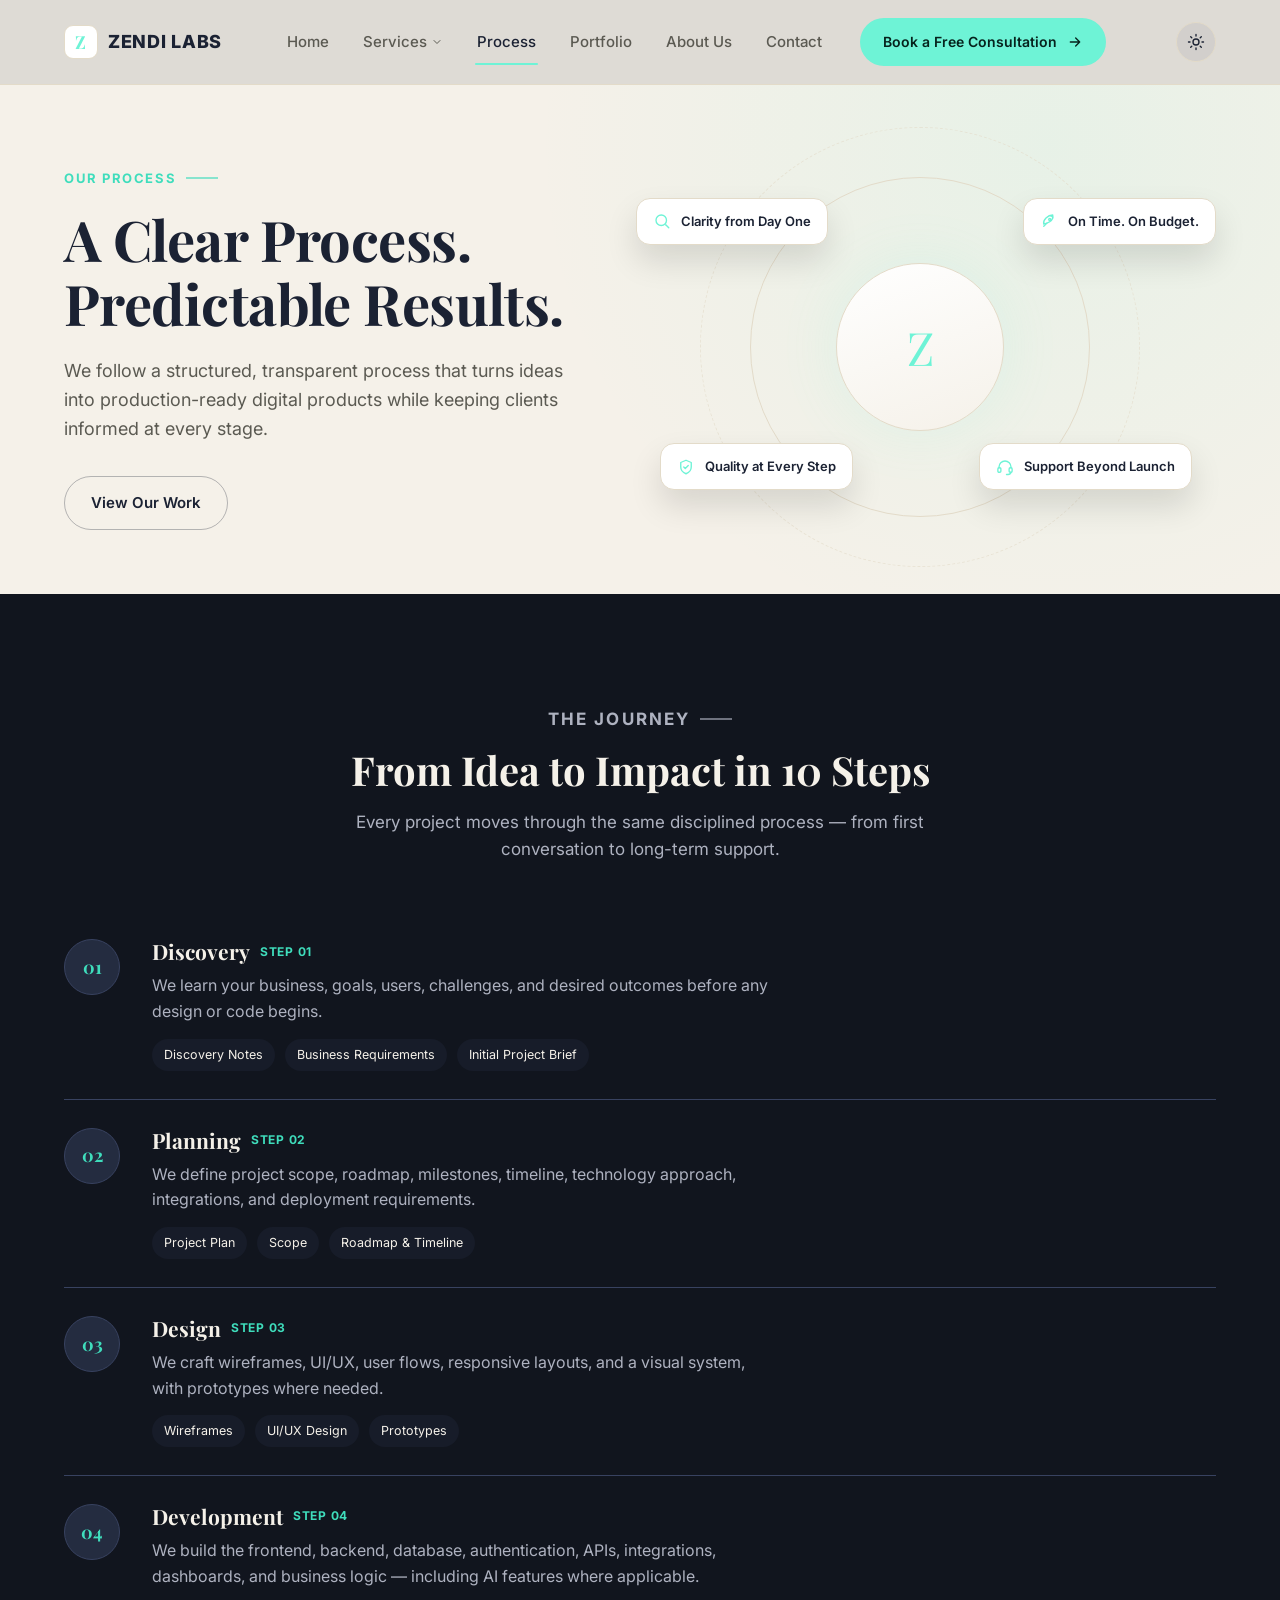
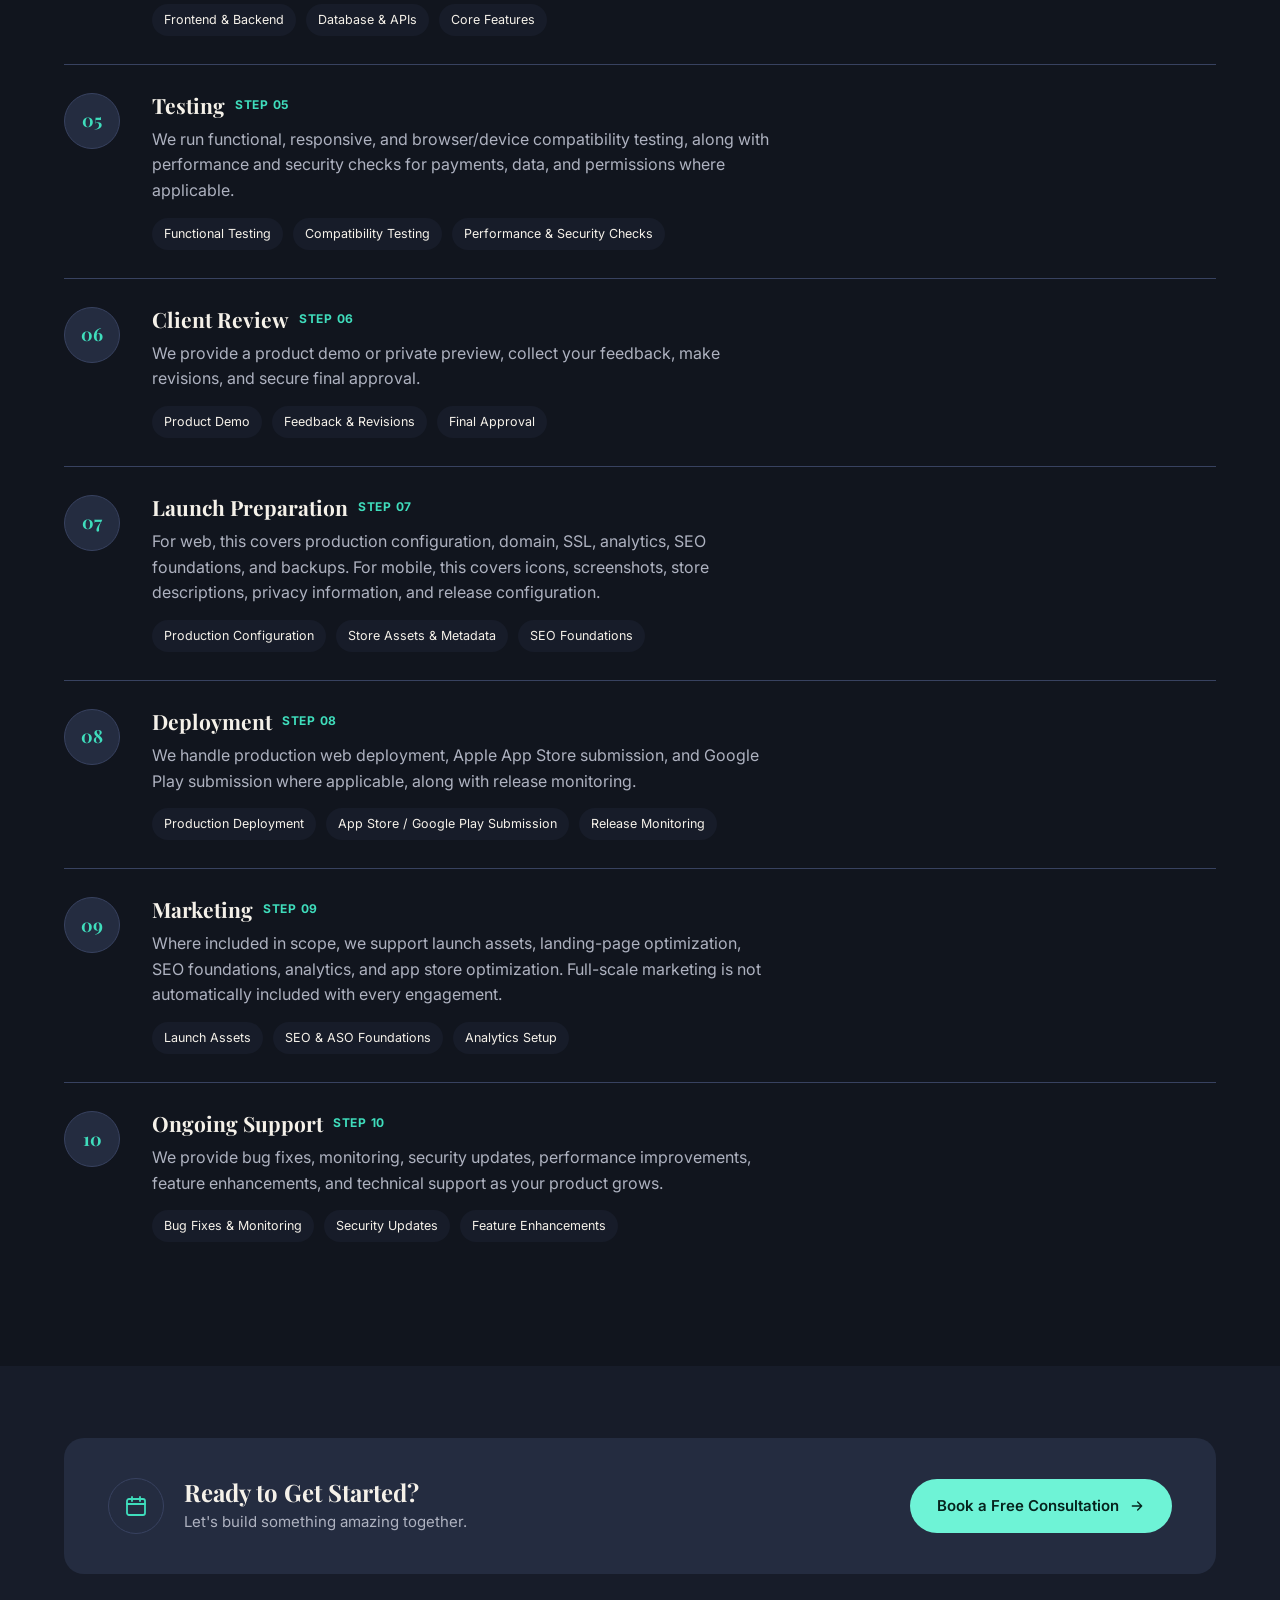
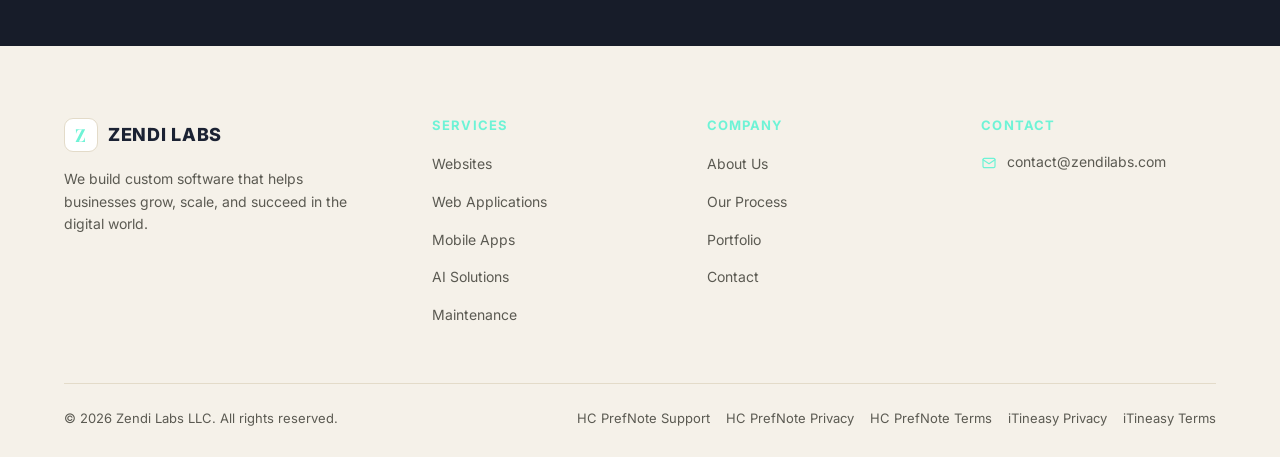
<file: process.html>
<!DOCTYPE html>
<html lang="en">
<head>
<meta charset="UTF-8">
<script>(function(){try{var t=localStorage.getItem('theme');if(t==='light'||(!t&&window.matchMedia('(prefers-color-scheme: light)').matches)){document.documentElement.classList.add('light');}}catch(e){}})();</script>
<meta name="viewport" content="width=device-width, initial-scale=1.0">
<title>Our Process — From Idea to Launch | Zendi Labs</title>
<meta name="description" content="Zendi Labs' software development process: a structured, transparent 10-step path from discovery and planning through design, development, testing, launch, and ongoing support.">
<link rel="canonical" href="https://zendilabs.com/process.html">
<meta property="og:type" content="website">
<meta property="og:title" content="Our Process — Zendi Labs">
<meta property="og:description" content="A clear process. Predictable results. From idea to deployment, marketing, and ongoing support.">
<meta property="og:url" content="https://zendilabs.com/process.html">
<meta name="twitter:card" content="summary">
<link rel="preconnect" href="https://fonts.googleapis.com">
<link rel="preconnect" href="https://fonts.gstatic.com" crossorigin>
<link href="https://fonts.googleapis.com/css2?family=Inter:wght@400;500;600;700;800&family=Playfair+Display:wght@600;700&display=swap" rel="stylesheet">
<link rel="stylesheet" href="assets/css/styles.css">
</head>
<body>
<a class="skip-link" href="#main">Skip to content</a>

<header class="site-header">
  <div class="container">
    <a href="index.html" class="logo"><span class="mark">Z</span>ZENDI LABS</a>
    <nav class="nav-desktop" aria-label="Primary">
      <ul class="nav-links">
        <li><a class="nav-link" href="index.html">Home</a></li>
        <li class="nav-dropdown-wrap">
          <a class="nav-link has-dropdown" href="services.html">Services
            <svg viewBox="0 0 24 24" fill="none" stroke="currentColor" stroke-width="2" stroke-linecap="round" stroke-linejoin="round" aria-hidden="true"><path d="M6 9l6 6 6-6"/></svg>
          </a>
          <div class="nav-dropdown">
            <a href="services.html#websites">Websites</a>
            <a href="services.html#web-applications">Web Applications</a>
            <a href="services.html#mobile-apps">Mobile Apps</a>
            <a href="services.html#ai-solutions">AI Solutions</a>
            <a href="services.html#additional-services">Logo &amp; Brand Design</a>
            <a href="services.html#additional-services">Maintenance &amp; Support</a>
          </div>
        </li>
        <li><a class="nav-link" href="process.html" aria-current="page">Process</a></li>
        <li><a class="nav-link" href="portfolio.html">Portfolio</a></li>
        <li><a class="nav-link" href="about.html">About Us</a></li>
        <li><a class="nav-link" href="contact.html">Contact</a></li>
      </ul>
      <div class="header-cta">
        <a class="btn btn-primary" href="contact.html">Book a Free Consultation
          <svg viewBox="0 0 24 24" fill="none" stroke="currentColor" stroke-width="2" stroke-linecap="round" stroke-linejoin="round" aria-hidden="true"><path d="M5 12h14M13 6l6 6-6 6"/></svg>
        </a>
      </div>
    </nav>
    <button class="theme-toggle" id="themeToggle" type="button" aria-label="Switch to light mode">
      <svg class="icon-moon" viewBox="0 0 24 24" fill="none" stroke="currentColor" stroke-width="1.8" stroke-linecap="round" stroke-linejoin="round" aria-hidden="true"><path d="M21 12.79A9 9 0 1111.21 3 7 7 0 0021 12.79z"/></svg>
      <svg class="icon-sun" viewBox="0 0 24 24" fill="none" stroke="currentColor" stroke-width="1.8" stroke-linecap="round" stroke-linejoin="round" aria-hidden="true"><circle cx="12" cy="12" r="4"/><path d="M12 2v2M12 20v2M4.93 4.93l1.41 1.41M17.66 17.66l1.41 1.41M2 12h2M20 12h2M4.93 19.07l1.41-1.41M17.66 6.34l1.41-1.41"/></svg>
    </button>
    <button class="nav-toggle" aria-label="Open menu" aria-expanded="false" aria-controls="mobile-nav">
      <svg viewBox="0 0 24 24" fill="none" stroke="currentColor" stroke-width="2" stroke-linecap="round" stroke-linejoin="round" aria-hidden="true"><path d="M4 6h16M4 12h16M4 18h16"/></svg>
    </button>
  </div>
</header>

<nav class="mobile-nav" id="mobile-nav" aria-label="Mobile">
  <a class="nav-link" href="index.html">Home</a>
  <a class="nav-link" href="services.html">Services</a>
  <div class="mobile-sub">
    <a href="services.html#websites">Websites</a>
    <a href="services.html#web-applications">Web Applications</a>
    <a href="services.html#mobile-apps">Mobile Apps</a>
    <a href="services.html#ai-solutions">AI Solutions</a>
  </div>
  <a class="nav-link" href="process.html">Process</a>
  <a class="nav-link" href="portfolio.html">Portfolio</a>
  <a class="nav-link" href="about.html">About Us</a>
  <a class="nav-link" href="contact.html">Contact</a>
  <a class="btn btn-primary btn-block" href="contact.html">Book a Free Consultation</a>
</nav>

<main id="main">

  <!-- ─── Hero ─── -->
  <section class="hero">
    <div class="container hero-grid">
      <div class="hero-copy">
        <p class="eyebrow">Our Process</p>
        <h1>A Clear Process. Predictable Results.</h1>
        <p class="lead">We follow a structured, transparent process that turns ideas into production-ready digital products while keeping clients informed at every stage.</p>
        <div class="hero-actions">
          <a class="btn btn-secondary" href="portfolio.html">View Our Work</a>
        </div>
      </div>
      <div class="value-orbit" role="img" aria-label="Zendi Labs process values: clarity from day one, quality at every step, on time and on budget, support beyond launch">
        <div class="orbit-ring r2"></div>
        <div class="orbit-ring r1"></div>
        <div class="orbit-core"><span class="mark">Z</span></div>
        <div class="orbit-chip c1"><svg viewBox="0 0 24 24" fill="none" stroke="currentColor" stroke-width="1.8" stroke-linecap="round" stroke-linejoin="round" aria-hidden="true"><circle cx="11" cy="11" r="7"/><path d="M21 21l-4-4"/></svg>Clarity from Day One</div>
        <div class="orbit-chip c2"><svg viewBox="0 0 24 24" fill="none" stroke="currentColor" stroke-width="1.8" stroke-linecap="round" stroke-linejoin="round" aria-hidden="true"><path d="M5 16s-1-4 3-8 9-4 9-4 1 6-4 9-8 3-8 3z"/><path d="M9 15l-4 4M14 5a3 3 0 013 3"/><circle cx="13" cy="10" r="1.4"/></svg>On Time. On Budget.</div>
        <div class="orbit-chip c3"><svg viewBox="0 0 24 24" fill="none" stroke="currentColor" stroke-width="1.8" stroke-linecap="round" stroke-linejoin="round" aria-hidden="true"><path d="M12 3l7 3v6c0 4.5-3 7.5-7 9-4-1.5-7-4.5-7-9V6l7-3z"/><path d="M9 12l2 2 4-4"/></svg>Quality at Every Step</div>
        <div class="orbit-chip c4"><svg viewBox="0 0 24 24" fill="none" stroke="currentColor" stroke-width="1.8" stroke-linecap="round" stroke-linejoin="round" aria-hidden="true"><path d="M4 13v-1a8 8 0 0116 0v1"/><rect x="2.5" y="13" width="4" height="6" rx="1.5"/><rect x="17.5" y="13" width="4" height="6" rx="1.5"/><path d="M20 19a4 4 0 01-4 3h-2"/></svg>Support Beyond Launch</div>
      </div>
    </div>
  </section>

  <!-- ─── Full 10-step process ─── -->
  <section class="section on-ivory">
    <div class="container">
      <div class="section-header centered">
        <p class="eyebrow">The Journey</p>
        <h2>From Idea to Impact in 10 Steps</h2>
        <p>Every project moves through the same disciplined process — from first conversation to long-term support.</p>
      </div>

      <div class="timeline">
        <div class="timeline-item reveal">
          <div class="timeline-num">01</div>
          <div class="timeline-content">
            <h3>Discovery <span class="step-label">Step 01</span></h3>
            <p class="desc">We learn your business, goals, users, challenges, and desired outcomes before any design or code begins.</p>
            <ul class="deliverables"><li>Discovery Notes</li><li>Business Requirements</li><li>Initial Project Brief</li></ul>
          </div>
        </div>

        <div class="timeline-item reveal">
          <div class="timeline-num">02</div>
          <div class="timeline-content">
            <h3>Planning <span class="step-label">Step 02</span></h3>
            <p class="desc">We define project scope, roadmap, milestones, timeline, technology approach, integrations, and deployment requirements.</p>
            <ul class="deliverables"><li>Project Plan</li><li>Scope</li><li>Roadmap &amp; Timeline</li></ul>
          </div>
        </div>

        <div class="timeline-item reveal">
          <div class="timeline-num">03</div>
          <div class="timeline-content">
            <h3>Design <span class="step-label">Step 03</span></h3>
            <p class="desc">We craft wireframes, UI/UX, user flows, responsive layouts, and a visual system, with prototypes where needed.</p>
            <ul class="deliverables"><li>Wireframes</li><li>UI/UX Design</li><li>Prototypes</li></ul>
          </div>
        </div>

        <div class="timeline-item reveal">
          <div class="timeline-num">04</div>
          <div class="timeline-content">
            <h3>Development <span class="step-label">Step 04</span></h3>
            <p class="desc">We build the frontend, backend, database, authentication, APIs, integrations, dashboards, and business logic — including AI features where applicable.</p>
            <ul class="deliverables"><li>Frontend &amp; Backend</li><li>Database &amp; APIs</li><li>Core Features</li></ul>
          </div>
        </div>

        <div class="timeline-item reveal">
          <div class="timeline-num">05</div>
          <div class="timeline-content">
            <h3>Testing <span class="step-label">Step 05</span></h3>
            <p class="desc">We run functional, responsive, and browser/device compatibility testing, along with performance and security checks for payments, data, and permissions where applicable.</p>
            <ul class="deliverables"><li>Functional Testing</li><li>Compatibility Testing</li><li>Performance &amp; Security Checks</li></ul>
          </div>
        </div>

        <div class="timeline-item reveal">
          <div class="timeline-num">06</div>
          <div class="timeline-content">
            <h3>Client Review <span class="step-label">Step 06</span></h3>
            <p class="desc">We provide a product demo or private preview, collect your feedback, make revisions, and secure final approval.</p>
            <ul class="deliverables"><li>Product Demo</li><li>Feedback &amp; Revisions</li><li>Final Approval</li></ul>
          </div>
        </div>

        <div class="timeline-item reveal">
          <div class="timeline-num">07</div>
          <div class="timeline-content">
            <h3>Launch Preparation <span class="step-label">Step 07</span></h3>
            <p class="desc">For web, this covers production configuration, domain, SSL, analytics, SEO foundations, and backups. For mobile, this covers icons, screenshots, store descriptions, privacy information, and release configuration.</p>
            <ul class="deliverables"><li>Production Configuration</li><li>Store Assets &amp; Metadata</li><li>SEO Foundations</li></ul>
          </div>
        </div>

        <div class="timeline-item reveal">
          <div class="timeline-num">08</div>
          <div class="timeline-content">
            <h3>Deployment <span class="step-label">Step 08</span></h3>
            <p class="desc">We handle production web deployment, Apple App Store submission, and Google Play submission where applicable, along with release monitoring.</p>
            <ul class="deliverables"><li>Production Deployment</li><li>App Store / Google Play Submission</li><li>Release Monitoring</li></ul>
          </div>
        </div>

        <div class="timeline-item reveal">
          <div class="timeline-num">09</div>
          <div class="timeline-content">
            <h3>Marketing <span class="step-label">Step 09</span></h3>
            <p class="desc">Where included in scope, we support launch assets, landing-page optimization, SEO foundations, analytics, and app store optimization. Full-scale marketing is not automatically included with every engagement.</p>
            <ul class="deliverables"><li>Launch Assets</li><li>SEO &amp; ASO Foundations</li><li>Analytics Setup</li></ul>
          </div>
        </div>

        <div class="timeline-item reveal">
          <div class="timeline-num">10</div>
          <div class="timeline-content">
            <h3>Ongoing Support <span class="step-label">Step 10</span></h3>
            <p class="desc">We provide bug fixes, monitoring, security updates, performance improvements, feature enhancements, and technical support as your product grows.</p>
            <ul class="deliverables"><li>Bug Fixes &amp; Monitoring</li><li>Security Updates</li><li>Feature Enhancements</li></ul>
          </div>
        </div>
      </div>
    </div>
  </section>

  <!-- ─── Closing CTA ─── -->
  <section class="section on-beige tight">
    <div class="container">
      <div class="cta-band reveal" style="background: var(--card-light-bg);">
        <div class="cta-band-copy">
          <span class="icon"><svg viewBox="0 0 24 24" fill="none" stroke="currentColor" stroke-width="1.8" stroke-linecap="round" stroke-linejoin="round" aria-hidden="true"><rect x="3" y="5" width="18" height="16" rx="2"/><path d="M16 3v4M8 3v4M3 10h18"/></svg></span>
          <div>
            <h2>Ready to Get Started?</h2>
            <p>Let's build something amazing together.</p>
          </div>
        </div>
        <a class="btn btn-primary" href="contact.html">Book a Free Consultation
          <svg viewBox="0 0 24 24" fill="none" stroke="currentColor" stroke-width="2" stroke-linecap="round" stroke-linejoin="round" aria-hidden="true"><path d="M5 12h14M13 6l6 6-6 6"/></svg>
        </a>
      </div>
    </div>
  </section>

</main>

<footer class="site-footer">
  <div class="container">
    <div class="footer-grid">
      <div class="footer-brand">
        <a href="index.html" class="logo"><span class="mark">Z</span>ZENDI LABS</a>
        <p>We build custom software that helps businesses grow, scale, and succeed in the digital world.</p>
      </div>
      <div class="footer-col">
        <h4>Services</h4>
        <ul>
          <li><a href="services.html#websites">Websites</a></li>
          <li><a href="services.html#web-applications">Web Applications</a></li>
          <li><a href="services.html#mobile-apps">Mobile Apps</a></li>
          <li><a href="services.html#ai-solutions">AI Solutions</a></li>
          <li><a href="services.html#additional-services">Maintenance</a></li>
        </ul>
      </div>
      <div class="footer-col">
        <h4>Company</h4>
        <ul>
          <li><a href="about.html">About Us</a></li>
          <li><a href="process.html">Our Process</a></li>
          <li><a href="portfolio.html">Portfolio</a></li>
          <li><a href="contact.html">Contact</a></li>
        </ul>
      </div>
      <div class="footer-col">
        <h4>Contact</h4>
        <ul class="footer-contact">
          <li><svg viewBox="0 0 24 24" fill="none" stroke="currentColor" stroke-width="1.8" stroke-linecap="round" stroke-linejoin="round" aria-hidden="true"><rect x="3" y="5" width="18" height="14" rx="2"/><path d="M3 7l9 6 9-6"/></svg><a href="mailto:contact@zendilabs.com">contact@zendilabs.com</a></li>
        </ul>
      </div>
    </div>
    <div class="footer-bottom">
      <p>&copy; 2026 Zendi Labs LLC. All rights reserved.</p>
      <div class="footer-legal-links">
        <a href="hcprefnote/index.html">HC PrefNote Support</a>
        <a href="hcprefnote/privacy.html">HC PrefNote Privacy</a>
        <a href="hcprefnote/terms.html">HC PrefNote Terms</a>
        <a href="https://mannyned.github.io/itineasy-privacy/privacy-policy.html">iTineasy Privacy</a>
        <a href="https://mannyned.github.io/itineasy-privacy/terms-of-use.html">iTineasy Terms</a>
      </div>
    </div>
  </div>
</footer>

<script src="assets/js/main.js"></script>
</body>
</html>
</file>
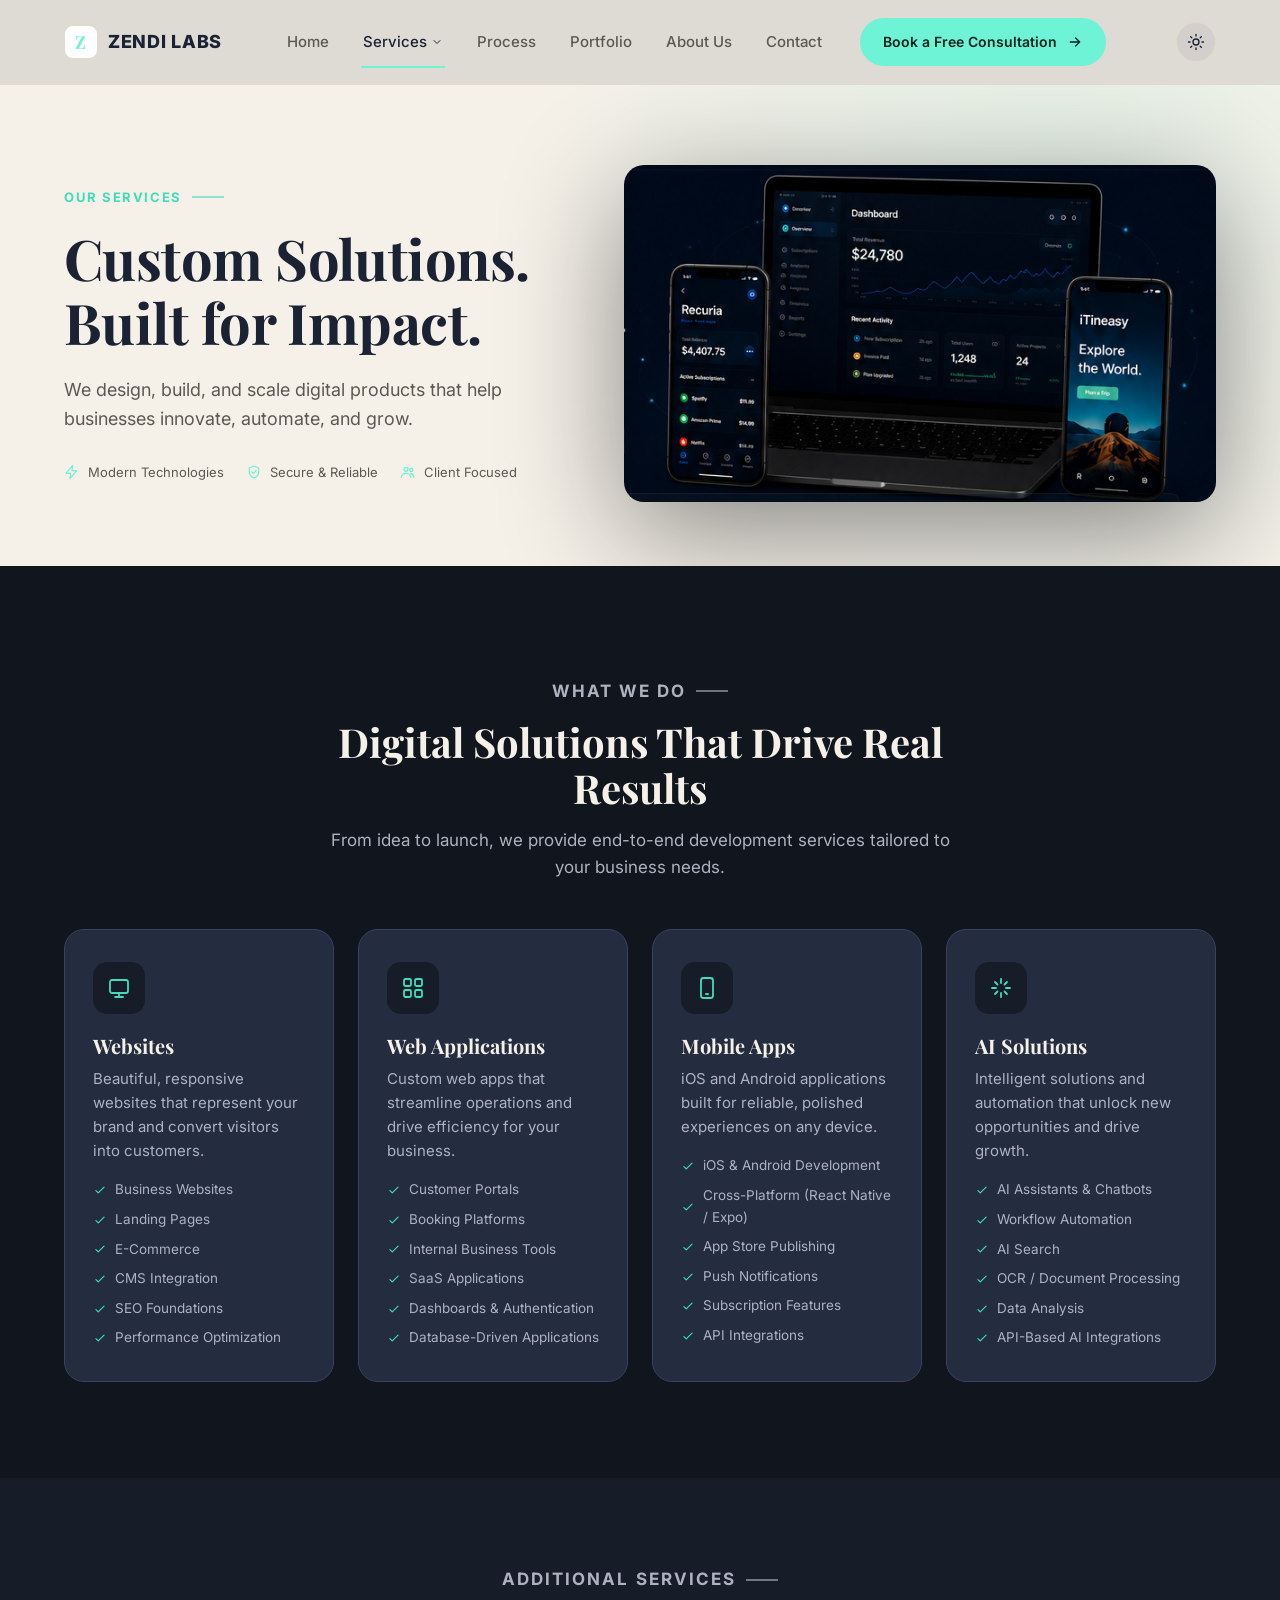
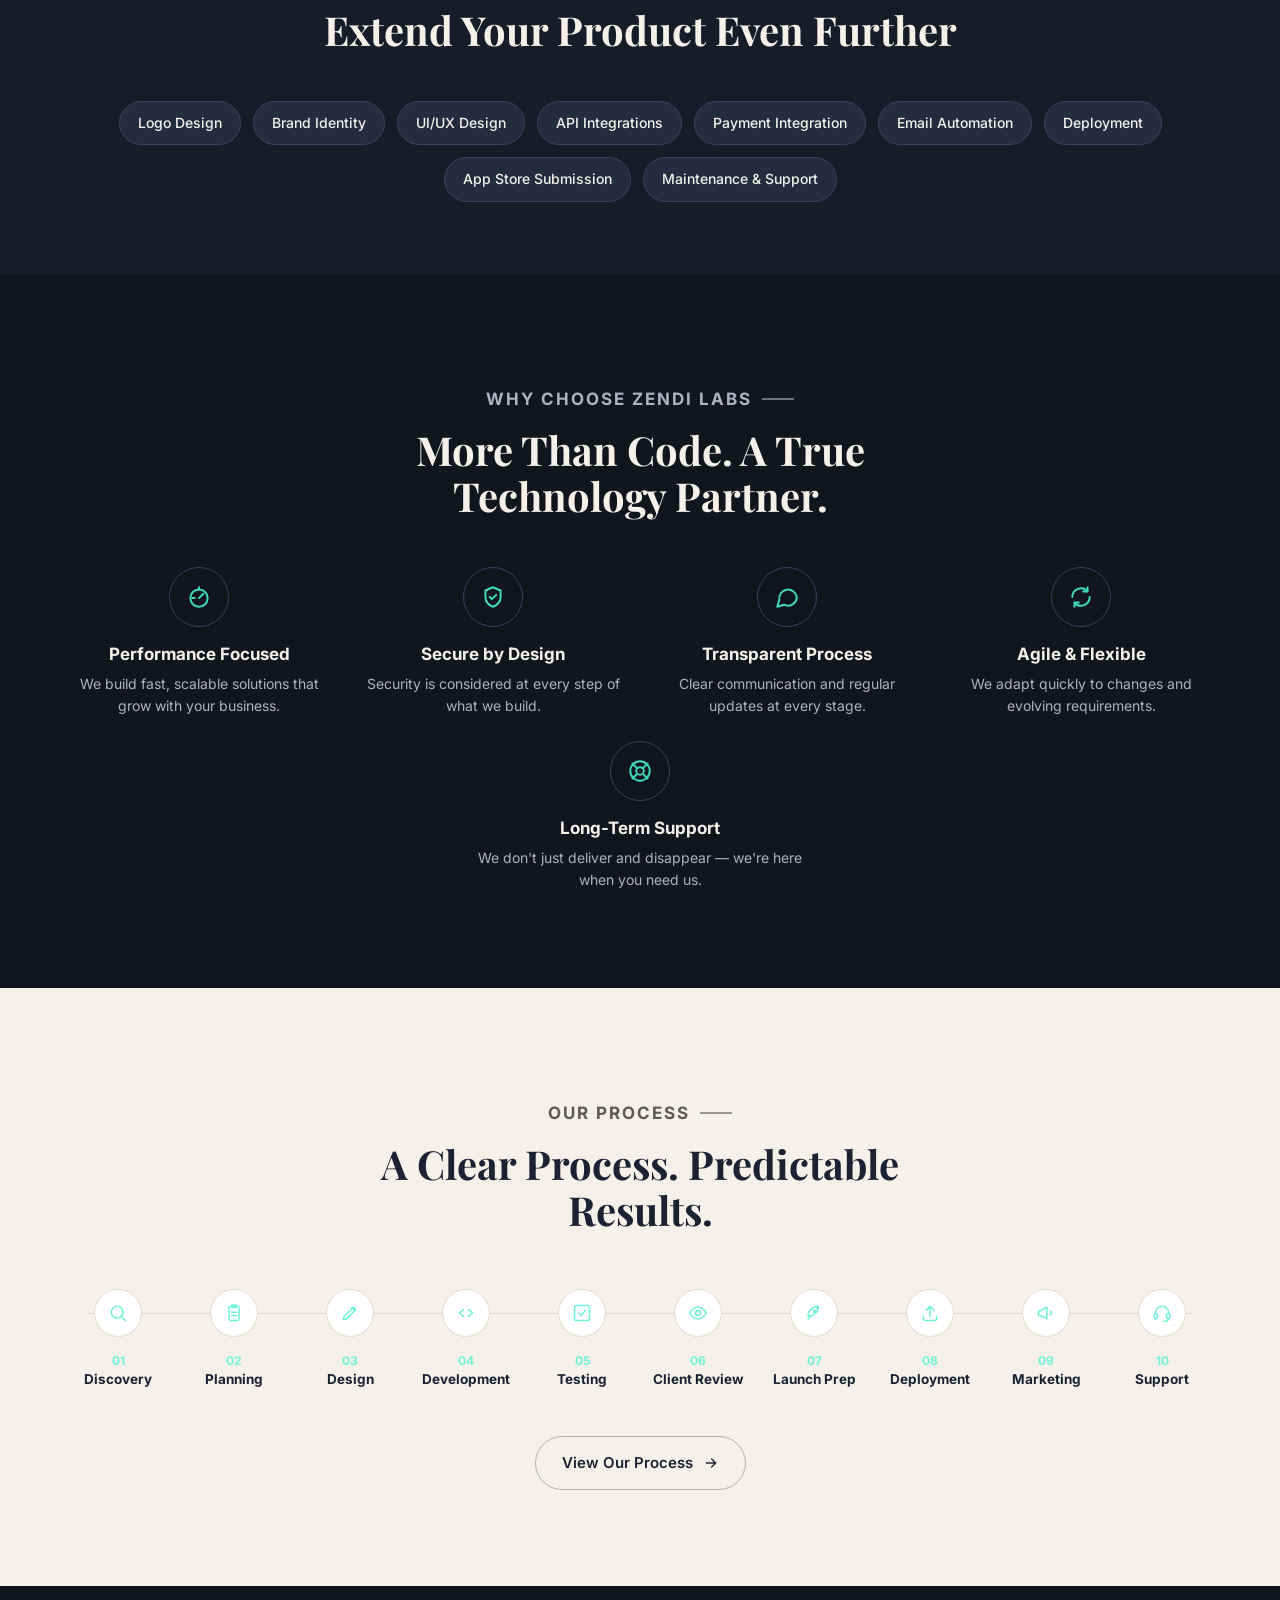
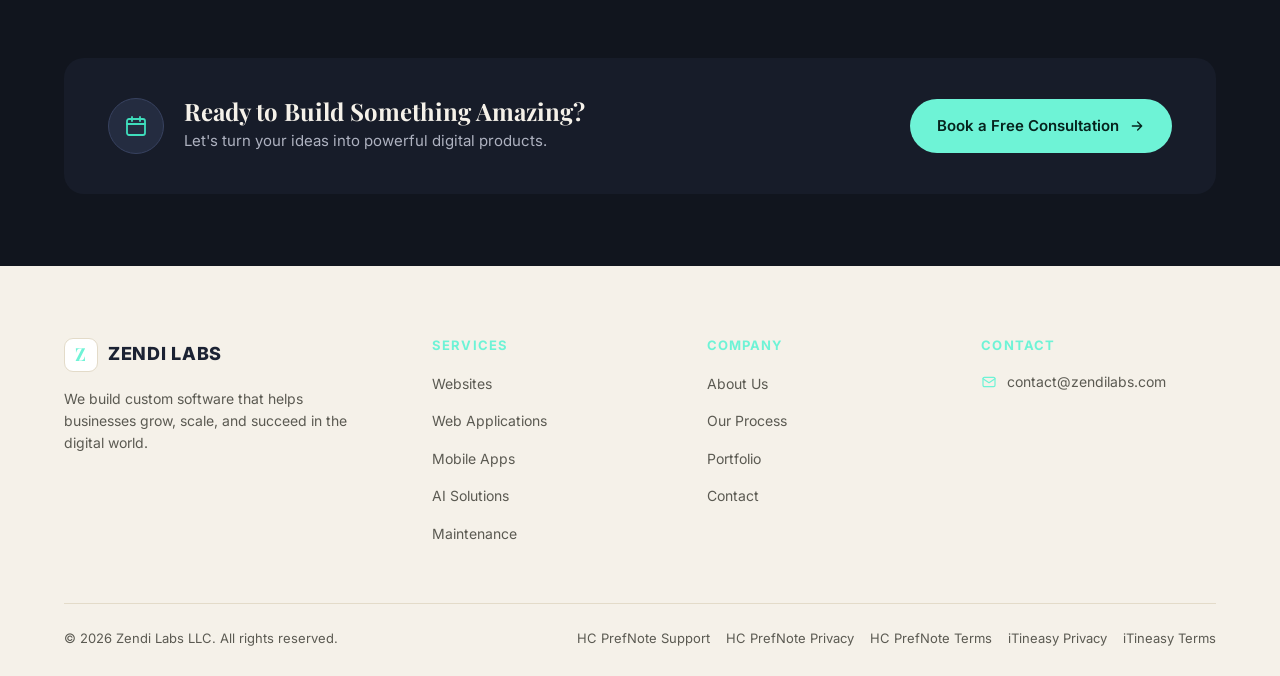
<file: services.html>
<!DOCTYPE html>
<html lang="en">
<head>
<meta charset="UTF-8">
<script>(function(){try{var t=localStorage.getItem('theme');if(t==='light'||(!t&&window.matchMedia('(prefers-color-scheme: light)').matches)){document.documentElement.classList.add('light');}}catch(e){}})();</script>
<meta name="viewport" content="width=device-width, initial-scale=1.0">
<title>Services — Websites, Web Apps, Mobile Apps &amp; AI | Zendi Labs</title>
<meta name="description" content="Website development, web application development, mobile app development, and AI/automation services from Zendi Labs — a full-service software studio.">
<link rel="canonical" href="https://zendilabs.com/services.html">
<meta property="og:type" content="website">
<meta property="og:title" content="Services — Zendi Labs">
<meta property="og:description" content="Custom solutions built for impact: websites, web applications, mobile apps, and AI solutions.">
<meta property="og:url" content="https://zendilabs.com/services.html">
<meta name="twitter:card" content="summary">
<link rel="preconnect" href="https://fonts.googleapis.com">
<link rel="preconnect" href="https://fonts.gstatic.com" crossorigin>
<link href="https://fonts.googleapis.com/css2?family=Inter:wght@400;500;600;700;800&family=Playfair+Display:wght@600;700&display=swap" rel="stylesheet">
<link rel="stylesheet" href="assets/css/styles.css">
</head>
<body>
<a class="skip-link" href="#main">Skip to content</a>

<header class="site-header">
  <div class="container">
    <a href="index.html" class="logo"><span class="mark">Z</span>ZENDI LABS</a>
    <nav class="nav-desktop" aria-label="Primary">
      <ul class="nav-links">
        <li><a class="nav-link" href="index.html">Home</a></li>
        <li class="nav-dropdown-wrap">
          <a class="nav-link has-dropdown" href="services.html" aria-current="page">Services
            <svg viewBox="0 0 24 24" fill="none" stroke="currentColor" stroke-width="2" stroke-linecap="round" stroke-linejoin="round" aria-hidden="true"><path d="M6 9l6 6 6-6"/></svg>
          </a>
          <div class="nav-dropdown">
            <a href="services.html#websites">Websites</a>
            <a href="services.html#web-applications">Web Applications</a>
            <a href="services.html#mobile-apps">Mobile Apps</a>
            <a href="services.html#ai-solutions">AI Solutions</a>
            <a href="services.html#additional-services">Logo &amp; Brand Design</a>
            <a href="services.html#additional-services">Maintenance &amp; Support</a>
          </div>
        </li>
        <li><a class="nav-link" href="process.html">Process</a></li>
        <li><a class="nav-link" href="portfolio.html">Portfolio</a></li>
        <li><a class="nav-link" href="about.html">About Us</a></li>
        <li><a class="nav-link" href="contact.html">Contact</a></li>
      </ul>
      <div class="header-cta">
        <a class="btn btn-primary" href="contact.html">Book a Free Consultation
          <svg viewBox="0 0 24 24" fill="none" stroke="currentColor" stroke-width="2" stroke-linecap="round" stroke-linejoin="round" aria-hidden="true"><path d="M5 12h14M13 6l6 6-6 6"/></svg>
        </a>
      </div>
    </nav>
    <button class="theme-toggle" id="themeToggle" type="button" aria-label="Switch to light mode">
      <svg class="icon-moon" viewBox="0 0 24 24" fill="none" stroke="currentColor" stroke-width="1.8" stroke-linecap="round" stroke-linejoin="round" aria-hidden="true"><path d="M21 12.79A9 9 0 1111.21 3 7 7 0 0021 12.79z"/></svg>
      <svg class="icon-sun" viewBox="0 0 24 24" fill="none" stroke="currentColor" stroke-width="1.8" stroke-linecap="round" stroke-linejoin="round" aria-hidden="true"><circle cx="12" cy="12" r="4"/><path d="M12 2v2M12 20v2M4.93 4.93l1.41 1.41M17.66 17.66l1.41 1.41M2 12h2M20 12h2M4.93 19.07l1.41-1.41M17.66 6.34l1.41-1.41"/></svg>
    </button>
    <button class="nav-toggle" aria-label="Open menu" aria-expanded="false" aria-controls="mobile-nav">
      <svg viewBox="0 0 24 24" fill="none" stroke="currentColor" stroke-width="2" stroke-linecap="round" stroke-linejoin="round" aria-hidden="true"><path d="M4 6h16M4 12h16M4 18h16"/></svg>
    </button>
  </div>
</header>

<nav class="mobile-nav" id="mobile-nav" aria-label="Mobile">
  <a class="nav-link" href="index.html">Home</a>
  <a class="nav-link" href="services.html">Services</a>
  <div class="mobile-sub">
    <a href="services.html#websites">Websites</a>
    <a href="services.html#web-applications">Web Applications</a>
    <a href="services.html#mobile-apps">Mobile Apps</a>
    <a href="services.html#ai-solutions">AI Solutions</a>
  </div>
  <a class="nav-link" href="process.html">Process</a>
  <a class="nav-link" href="portfolio.html">Portfolio</a>
  <a class="nav-link" href="about.html">About Us</a>
  <a class="nav-link" href="contact.html">Contact</a>
  <a class="btn btn-primary btn-block" href="contact.html">Book a Free Consultation</a>
</nav>

<main id="main">

  <!-- ─── Hero ─── -->
  <section class="hero">
    <div class="container hero-grid">
      <div class="hero-copy">
        <p class="eyebrow">Our Services</p>
        <h1>Custom Solutions. Built for Impact.</h1>
        <p class="lead">We design, build, and scale digital products that help businesses innovate, automate, and grow.</p>
        <div class="hero-trust" style="margin-top:28px;">
          <span><svg viewBox="0 0 24 24" fill="none" stroke="currentColor" stroke-width="1.8" stroke-linecap="round" stroke-linejoin="round" aria-hidden="true"><path d="M13 2L3 14h7l-1 8 10-12h-7l1-8z"/></svg>Modern Technologies</span>
          <span><svg viewBox="0 0 24 24" fill="none" stroke="currentColor" stroke-width="1.8" stroke-linecap="round" stroke-linejoin="round" aria-hidden="true"><path d="M12 3l7 3v6c0 4.5-3 7.5-7 9-4-1.5-7-4.5-7-9V6l7-3z"/><path d="M9 12l2 2 4-4"/></svg>Secure &amp; Reliable</span>
          <span><svg viewBox="0 0 24 24" fill="none" stroke="currentColor" stroke-width="1.8" stroke-linecap="round" stroke-linejoin="round" aria-hidden="true"><circle cx="9" cy="8" r="3"/><path d="M2 20c0-3.3 3.1-6 7-6s7 2.7 7 6"/><circle cx="17" cy="9" r="2.4"/><path d="M16 14.2c2.7.4 4.7 2.4 5 5.8"/></svg>Client Focused</span>
        </div>
      </div>
      <div class="hero-visual hero-visual--image">
        <img src="assets/img/hero-devices.png" alt="Laptop and mobile app screens showing example dashboard and travel planning interfaces built by Zendi Labs" width="659" height="375" loading="eager">
      </div>
    </div>
  </section>

  <!-- ─── Core services ─── -->
  <section class="section on-ivory">
    <div class="container">
      <div class="section-header centered">
        <p class="eyebrow">What We Do</p>
        <h2>Digital Solutions That Drive Real Results</h2>
        <p>From idea to launch, we provide end-to-end development services tailored to your business needs.</p>
      </div>
      <div class="grid-4">
        <article class="service-card reveal" id="websites">
          <span class="icon"><svg viewBox="0 0 24 24" fill="none" stroke="currentColor" stroke-width="1.8" stroke-linecap="round" stroke-linejoin="round" aria-hidden="true"><rect x="3" y="4" width="18" height="13" rx="2"/><path d="M8 21h8M12 17v4"/></svg></span>
          <h3>Websites</h3>
          <p>Beautiful, responsive websites that represent your brand and convert visitors into customers.</p>
          <ul class="cap-list">
            <li><svg viewBox="0 0 24 24" fill="none" stroke="currentColor" stroke-width="2" stroke-linecap="round" stroke-linejoin="round" aria-hidden="true"><path d="M5 13l4 4L19 7"/></svg>Business Websites</li>
            <li><svg viewBox="0 0 24 24" fill="none" stroke="currentColor" stroke-width="2" stroke-linecap="round" stroke-linejoin="round" aria-hidden="true"><path d="M5 13l4 4L19 7"/></svg>Landing Pages</li>
            <li><svg viewBox="0 0 24 24" fill="none" stroke="currentColor" stroke-width="2" stroke-linecap="round" stroke-linejoin="round" aria-hidden="true"><path d="M5 13l4 4L19 7"/></svg>E-Commerce</li>
            <li><svg viewBox="0 0 24 24" fill="none" stroke="currentColor" stroke-width="2" stroke-linecap="round" stroke-linejoin="round" aria-hidden="true"><path d="M5 13l4 4L19 7"/></svg>CMS Integration</li>
            <li><svg viewBox="0 0 24 24" fill="none" stroke="currentColor" stroke-width="2" stroke-linecap="round" stroke-linejoin="round" aria-hidden="true"><path d="M5 13l4 4L19 7"/></svg>SEO Foundations</li>
            <li><svg viewBox="0 0 24 24" fill="none" stroke="currentColor" stroke-width="2" stroke-linecap="round" stroke-linejoin="round" aria-hidden="true"><path d="M5 13l4 4L19 7"/></svg>Performance Optimization</li>
          </ul>
        </article>

        <article class="service-card reveal" id="web-applications">
          <span class="icon"><svg viewBox="0 0 24 24" fill="none" stroke="currentColor" stroke-width="1.8" stroke-linecap="round" stroke-linejoin="round" aria-hidden="true"><rect x="3" y="3" width="7" height="7" rx="1.5"/><rect x="14" y="3" width="7" height="7" rx="1.5"/><rect x="3" y="14" width="7" height="7" rx="1.5"/><rect x="14" y="14" width="7" height="7" rx="1.5"/></svg></span>
          <h3>Web Applications</h3>
          <p>Custom web apps that streamline operations and drive efficiency for your business.</p>
          <ul class="cap-list">
            <li><svg viewBox="0 0 24 24" fill="none" stroke="currentColor" stroke-width="2" stroke-linecap="round" stroke-linejoin="round" aria-hidden="true"><path d="M5 13l4 4L19 7"/></svg>Customer Portals</li>
            <li><svg viewBox="0 0 24 24" fill="none" stroke="currentColor" stroke-width="2" stroke-linecap="round" stroke-linejoin="round" aria-hidden="true"><path d="M5 13l4 4L19 7"/></svg>Booking Platforms</li>
            <li><svg viewBox="0 0 24 24" fill="none" stroke="currentColor" stroke-width="2" stroke-linecap="round" stroke-linejoin="round" aria-hidden="true"><path d="M5 13l4 4L19 7"/></svg>Internal Business Tools</li>
            <li><svg viewBox="0 0 24 24" fill="none" stroke="currentColor" stroke-width="2" stroke-linecap="round" stroke-linejoin="round" aria-hidden="true"><path d="M5 13l4 4L19 7"/></svg>SaaS Applications</li>
            <li><svg viewBox="0 0 24 24" fill="none" stroke="currentColor" stroke-width="2" stroke-linecap="round" stroke-linejoin="round" aria-hidden="true"><path d="M5 13l4 4L19 7"/></svg>Dashboards &amp; Authentication</li>
            <li><svg viewBox="0 0 24 24" fill="none" stroke="currentColor" stroke-width="2" stroke-linecap="round" stroke-linejoin="round" aria-hidden="true"><path d="M5 13l4 4L19 7"/></svg>Database-Driven Applications</li>
          </ul>
        </article>

        <article class="service-card reveal" id="mobile-apps">
          <span class="icon"><svg viewBox="0 0 24 24" fill="none" stroke="currentColor" stroke-width="1.8" stroke-linecap="round" stroke-linejoin="round" aria-hidden="true"><rect x="6" y="2" width="12" height="20" rx="2.5"/><path d="M11 18h2"/></svg></span>
          <h3>Mobile Apps</h3>
          <p>iOS and Android applications built for reliable, polished experiences on any device.</p>
          <ul class="cap-list">
            <li><svg viewBox="0 0 24 24" fill="none" stroke="currentColor" stroke-width="2" stroke-linecap="round" stroke-linejoin="round" aria-hidden="true"><path d="M5 13l4 4L19 7"/></svg>iOS &amp; Android Development</li>
            <li><svg viewBox="0 0 24 24" fill="none" stroke="currentColor" stroke-width="2" stroke-linecap="round" stroke-linejoin="round" aria-hidden="true"><path d="M5 13l4 4L19 7"/></svg>Cross-Platform (React Native / Expo)</li>
            <li><svg viewBox="0 0 24 24" fill="none" stroke="currentColor" stroke-width="2" stroke-linecap="round" stroke-linejoin="round" aria-hidden="true"><path d="M5 13l4 4L19 7"/></svg>App Store Publishing</li>
            <li><svg viewBox="0 0 24 24" fill="none" stroke="currentColor" stroke-width="2" stroke-linecap="round" stroke-linejoin="round" aria-hidden="true"><path d="M5 13l4 4L19 7"/></svg>Push Notifications</li>
            <li><svg viewBox="0 0 24 24" fill="none" stroke="currentColor" stroke-width="2" stroke-linecap="round" stroke-linejoin="round" aria-hidden="true"><path d="M5 13l4 4L19 7"/></svg>Subscription Features</li>
            <li><svg viewBox="0 0 24 24" fill="none" stroke="currentColor" stroke-width="2" stroke-linecap="round" stroke-linejoin="round" aria-hidden="true"><path d="M5 13l4 4L19 7"/></svg>API Integrations</li>
          </ul>
        </article>

        <article class="service-card reveal" id="ai-solutions">
          <span class="icon"><svg viewBox="0 0 24 24" fill="none" stroke="currentColor" stroke-width="1.8" stroke-linecap="round" stroke-linejoin="round" aria-hidden="true"><path d="M12 3v4M12 17v4M3 12h4M17 12h4M6 6l2.5 2.5M15.5 15.5L18 18M18 6l-2.5 2.5M8.5 15.5L6 18"/></svg></span>
          <h3>AI Solutions</h3>
          <p>Intelligent solutions and automation that unlock new opportunities and drive growth.</p>
          <ul class="cap-list">
            <li><svg viewBox="0 0 24 24" fill="none" stroke="currentColor" stroke-width="2" stroke-linecap="round" stroke-linejoin="round" aria-hidden="true"><path d="M5 13l4 4L19 7"/></svg>AI Assistants &amp; Chatbots</li>
            <li><svg viewBox="0 0 24 24" fill="none" stroke="currentColor" stroke-width="2" stroke-linecap="round" stroke-linejoin="round" aria-hidden="true"><path d="M5 13l4 4L19 7"/></svg>Workflow Automation</li>
            <li><svg viewBox="0 0 24 24" fill="none" stroke="currentColor" stroke-width="2" stroke-linecap="round" stroke-linejoin="round" aria-hidden="true"><path d="M5 13l4 4L19 7"/></svg>AI Search</li>
            <li><svg viewBox="0 0 24 24" fill="none" stroke="currentColor" stroke-width="2" stroke-linecap="round" stroke-linejoin="round" aria-hidden="true"><path d="M5 13l4 4L19 7"/></svg>OCR / Document Processing</li>
            <li><svg viewBox="0 0 24 24" fill="none" stroke="currentColor" stroke-width="2" stroke-linecap="round" stroke-linejoin="round" aria-hidden="true"><path d="M5 13l4 4L19 7"/></svg>Data Analysis</li>
            <li><svg viewBox="0 0 24 24" fill="none" stroke="currentColor" stroke-width="2" stroke-linecap="round" stroke-linejoin="round" aria-hidden="true"><path d="M5 13l4 4L19 7"/></svg>API-Based AI Integrations</li>
          </ul>
        </article>
      </div>
    </div>
  </section>

  <!-- ─── Additional services ─── -->
  <section class="section on-beige tight" id="additional-services">
    <div class="container">
      <div class="section-header centered">
        <p class="eyebrow">Additional Services</p>
        <h2>Extend Your Product Even Further</h2>
      </div>
      <div class="pill-row" style="justify-content:center;">
        <span class="pill">Logo Design</span>
        <span class="pill">Brand Identity</span>
        <span class="pill">UI/UX Design</span>
        <span class="pill">API Integrations</span>
        <span class="pill">Payment Integration</span>
        <span class="pill">Email Automation</span>
        <span class="pill">Deployment</span>
        <span class="pill">App Store Submission</span>
        <span class="pill">Maintenance &amp; Support</span>
      </div>
    </div>
  </section>

  <!-- ─── Why choose Zendi Labs ─── -->
  <section class="section on-ivory">
    <div class="container">
      <div class="section-header centered">
        <p class="eyebrow">Why Choose Zendi Labs</p>
        <h2>More Than Code. A True Technology Partner.</h2>
      </div>
      <div class="grid-4">
        <div class="pillar reveal">
          <span class="icon"><svg viewBox="0 0 24 24" fill="none" stroke="currentColor" stroke-width="1.8" stroke-linecap="round" stroke-linejoin="round" aria-hidden="true"><circle cx="12" cy="13" r="8"/><path d="M12 13l4-4M8 13H6M12 5V3"/></svg></span>
          <h3>Performance Focused</h3>
          <p>We build fast, scalable solutions that grow with your business.</p>
        </div>
        <div class="pillar reveal">
          <span class="icon"><svg viewBox="0 0 24 24" fill="none" stroke="currentColor" stroke-width="1.8" stroke-linecap="round" stroke-linejoin="round" aria-hidden="true"><path d="M12 3l7 3v6c0 4.5-3 7.5-7 9-4-1.5-7-4.5-7-9V6l7-3z"/><path d="M9 12l2 2 4-4"/></svg></span>
          <h3>Secure by Design</h3>
          <p>Security is considered at every step of what we build.</p>
        </div>
        <div class="pillar reveal">
          <span class="icon"><svg viewBox="0 0 24 24" fill="none" stroke="currentColor" stroke-width="1.8" stroke-linecap="round" stroke-linejoin="round" aria-hidden="true"><path d="M21 12a8 8 0 01-11.6 7.1L3 21l1.9-6.4A8 8 0 1121 12z"/></svg></span>
          <h3>Transparent Process</h3>
          <p>Clear communication and regular updates at every stage.</p>
        </div>
        <div class="pillar reveal">
          <span class="icon"><svg viewBox="0 0 24 24" fill="none" stroke="currentColor" stroke-width="1.8" stroke-linecap="round" stroke-linejoin="round" aria-hidden="true"><path d="M4 12a8 8 0 0114-5.3M20 12a8 8 0 01-14 5.3"/><path d="M18 3v4h-4M6 21v-4h4"/></svg></span>
          <h3>Agile &amp; Flexible</h3>
          <p>We adapt quickly to changes and evolving requirements.</p>
        </div>
      </div>
      <div class="grid-4" style="margin-top:24px; grid-template-columns: repeat(1, minmax(0,1fr)); max-width: 340px; margin-left:auto; margin-right:auto;">
        <div class="pillar reveal">
          <span class="icon"><svg viewBox="0 0 24 24" fill="none" stroke="currentColor" stroke-width="1.8" stroke-linecap="round" stroke-linejoin="round" aria-hidden="true"><circle cx="12" cy="12" r="9"/><circle cx="12" cy="12" r="3.5"/><path d="M5 5l3.5 3.5M19 5l-3.5 3.5M5 19l3.5-3.5M19 19l-3.5-3.5"/></svg></span>
          <h3>Long-Term Support</h3>
          <p>We don't just deliver and disappear — we're here when you need us.</p>
        </div>
      </div>
    </div>
  </section>

  <!-- ─── Process preview ─── -->
  <section class="section on-dark">
    <div class="container">
      <div class="section-header centered">
        <p class="eyebrow">Our Process</p>
        <h2>A Clear Process. Predictable Results.</h2>
      </div>
      <div class="process-strip">
        <div class="process-step-mini"><span class="dot"><svg viewBox="0 0 24 24" fill="none" stroke="currentColor" stroke-width="1.8" stroke-linecap="round" stroke-linejoin="round" aria-hidden="true"><circle cx="11" cy="11" r="7"/><path d="M21 21l-4-4"/></svg></span><span class="num">01</span><h4>Discovery</h4></div>
        <div class="process-step-mini"><span class="dot"><svg viewBox="0 0 24 24" fill="none" stroke="currentColor" stroke-width="1.8" stroke-linecap="round" stroke-linejoin="round" aria-hidden="true"><rect x="6" y="4" width="12" height="17" rx="2"/><rect x="9" y="2.5" width="6" height="3" rx="1"/><path d="M9 11h6M9 15h6"/></svg></span><span class="num">02</span><h4>Planning</h4></div>
        <div class="process-step-mini"><span class="dot"><svg viewBox="0 0 24 24" fill="none" stroke="currentColor" stroke-width="1.8" stroke-linecap="round" stroke-linejoin="round" aria-hidden="true"><path d="M4 20l4-1 11-11-3-3L5 16l-1 4z"/><path d="M14 6l3 3"/></svg></span><span class="num">03</span><h4>Design</h4></div>
        <div class="process-step-mini"><span class="dot"><svg viewBox="0 0 24 24" fill="none" stroke="currentColor" stroke-width="1.8" stroke-linecap="round" stroke-linejoin="round" aria-hidden="true"><path d="M9 8l-5 4 5 4M15 8l5 4-5 4"/></svg></span><span class="num">04</span><h4>Development</h4></div>
        <div class="process-step-mini"><span class="dot"><svg viewBox="0 0 24 24" fill="none" stroke="currentColor" stroke-width="1.8" stroke-linecap="round" stroke-linejoin="round" aria-hidden="true"><rect x="3" y="3" width="18" height="18" rx="2.5"/><path d="M8 12l3 3 5-6"/></svg></span><span class="num">05</span><h4>Testing</h4></div>
        <div class="process-step-mini"><span class="dot"><svg viewBox="0 0 24 24" fill="none" stroke="currentColor" stroke-width="1.8" stroke-linecap="round" stroke-linejoin="round" aria-hidden="true"><path d="M2 12s3.5-7 10-7 10 7 10 7-3.5 7-10 7-10-7-10-7z"/><circle cx="12" cy="12" r="3"/></svg></span><span class="num">06</span><h4>Client Review</h4></div>
        <div class="process-step-mini"><span class="dot"><svg viewBox="0 0 24 24" fill="none" stroke="currentColor" stroke-width="1.8" stroke-linecap="round" stroke-linejoin="round" aria-hidden="true"><path d="M5 16s-1-4 3-8 9-4 9-4 1 6-4 9-8 3-8 3z"/><path d="M9 15l-4 4M14 5a3 3 0 013 3"/><circle cx="13" cy="10" r="1.4"/></svg></span><span class="num">07</span><h4>Launch Prep</h4></div>
        <div class="process-step-mini"><span class="dot"><svg viewBox="0 0 24 24" fill="none" stroke="currentColor" stroke-width="1.8" stroke-linecap="round" stroke-linejoin="round" aria-hidden="true"><path d="M12 16V4M7 9l5-5 5 5"/><path d="M4 16v3a2 2 0 002 2h12a2 2 0 002-2v-3"/></svg></span><span class="num">08</span><h4>Deployment</h4></div>
        <div class="process-step-mini"><span class="dot"><svg viewBox="0 0 24 24" fill="none" stroke="currentColor" stroke-width="1.8" stroke-linecap="round" stroke-linejoin="round" aria-hidden="true"><path d="M3 10v4a1 1 0 001 1h2l7 4V5l-7 4H4a1 1 0 00-1 1z"/><path d="M17 9a4 4 0 010 6"/></svg></span><span class="num">09</span><h4>Marketing</h4></div>
        <div class="process-step-mini"><span class="dot"><svg viewBox="0 0 24 24" fill="none" stroke="currentColor" stroke-width="1.8" stroke-linecap="round" stroke-linejoin="round" aria-hidden="true"><path d="M4 13v-1a8 8 0 0116 0v1"/><rect x="2.5" y="13" width="4" height="6" rx="1.5"/><rect x="17.5" y="13" width="4" height="6" rx="1.5"/><path d="M20 19a4 4 0 01-4 3h-2"/></svg></span><span class="num">10</span><h4>Support</h4></div>
      </div>
      <div style="text-align:center; margin-top:48px;">
        <a class="btn btn-secondary" href="process.html">View Our Process
          <svg viewBox="0 0 24 24" fill="none" stroke="currentColor" stroke-width="2" stroke-linecap="round" stroke-linejoin="round" aria-hidden="true"><path d="M5 12h14M13 6l6 6-6 6"/></svg>
        </a>
      </div>
    </div>
  </section>

  <!-- ─── Closing CTA ─── -->
  <section class="section on-ivory tight">
    <div class="container">
      <div class="cta-band reveal">
        <div class="cta-band-copy">
          <span class="icon"><svg viewBox="0 0 24 24" fill="none" stroke="currentColor" stroke-width="1.8" stroke-linecap="round" stroke-linejoin="round" aria-hidden="true"><rect x="3" y="5" width="18" height="16" rx="2"/><path d="M16 3v4M8 3v4M3 10h18"/></svg></span>
          <div>
            <h2>Ready to Build Something Amazing?</h2>
            <p>Let's turn your ideas into powerful digital products.</p>
          </div>
        </div>
        <a class="btn btn-primary" href="contact.html">Book a Free Consultation
          <svg viewBox="0 0 24 24" fill="none" stroke="currentColor" stroke-width="2" stroke-linecap="round" stroke-linejoin="round" aria-hidden="true"><path d="M5 12h14M13 6l6 6-6 6"/></svg>
        </a>
      </div>
    </div>
  </section>

</main>

<footer class="site-footer">
  <div class="container">
    <div class="footer-grid">
      <div class="footer-brand">
        <a href="index.html" class="logo"><span class="mark">Z</span>ZENDI LABS</a>
        <p>We build custom software that helps businesses grow, scale, and succeed in the digital world.</p>
      </div>
      <div class="footer-col">
        <h4>Services</h4>
        <ul>
          <li><a href="services.html#websites">Websites</a></li>
          <li><a href="services.html#web-applications">Web Applications</a></li>
          <li><a href="services.html#mobile-apps">Mobile Apps</a></li>
          <li><a href="services.html#ai-solutions">AI Solutions</a></li>
          <li><a href="services.html#additional-services">Maintenance</a></li>
        </ul>
      </div>
      <div class="footer-col">
        <h4>Company</h4>
        <ul>
          <li><a href="about.html">About Us</a></li>
          <li><a href="process.html">Our Process</a></li>
          <li><a href="portfolio.html">Portfolio</a></li>
          <li><a href="contact.html">Contact</a></li>
        </ul>
      </div>
      <div class="footer-col">
        <h4>Contact</h4>
        <ul class="footer-contact">
          <li><svg viewBox="0 0 24 24" fill="none" stroke="currentColor" stroke-width="1.8" stroke-linecap="round" stroke-linejoin="round" aria-hidden="true"><rect x="3" y="5" width="18" height="14" rx="2"/><path d="M3 7l9 6 9-6"/></svg><a href="mailto:contact@zendilabs.com">contact@zendilabs.com</a></li>
        </ul>
      </div>
    </div>
    <div class="footer-bottom">
      <p>&copy; 2026 Zendi Labs LLC. All rights reserved.</p>
      <div class="footer-legal-links">
        <a href="hcprefnote/index.html">HC PrefNote Support</a>
        <a href="hcprefnote/privacy.html">HC PrefNote Privacy</a>
        <a href="hcprefnote/terms.html">HC PrefNote Terms</a>
        <a href="https://mannyned.github.io/itineasy-privacy/privacy-policy.html">iTineasy Privacy</a>
        <a href="https://mannyned.github.io/itineasy-privacy/terms-of-use.html">iTineasy Terms</a>
      </div>
    </div>
  </div>
</footer>

<script src="assets/js/main.js"></script>
</body>
</html>
</file>
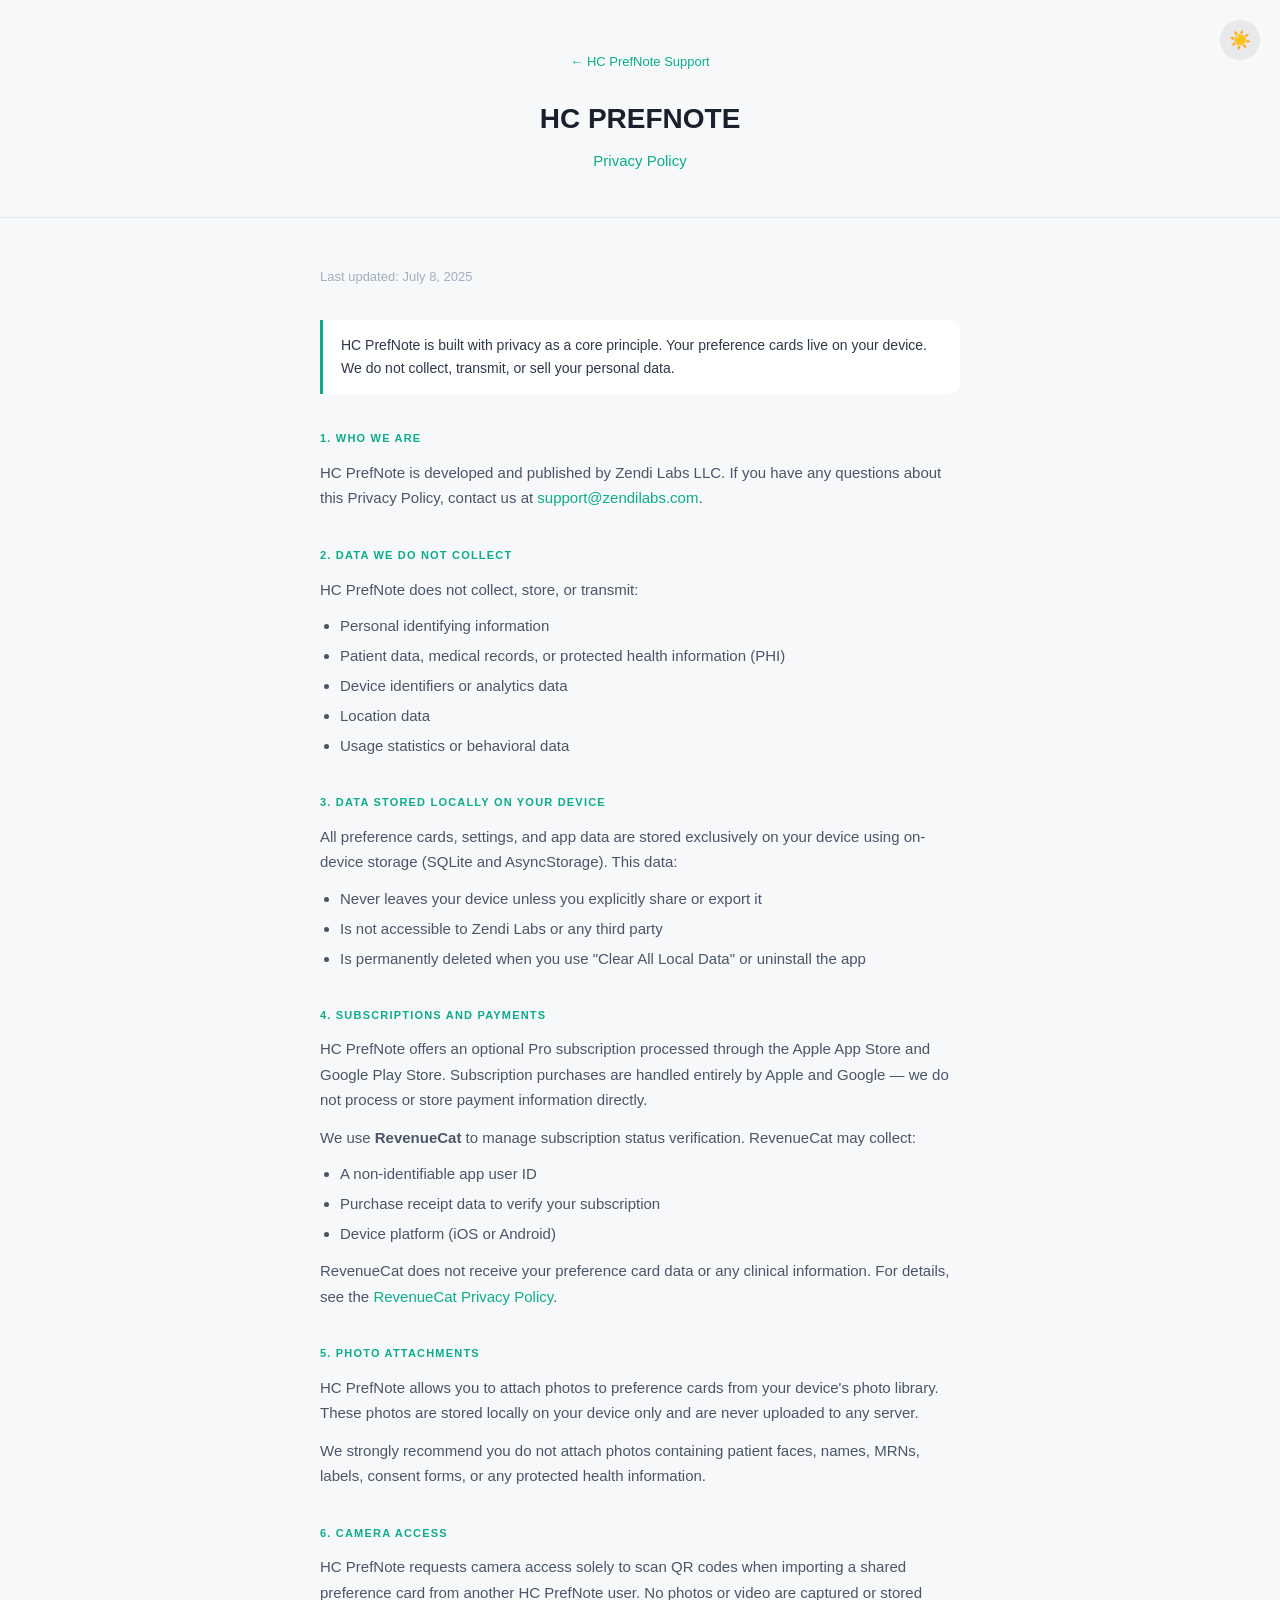
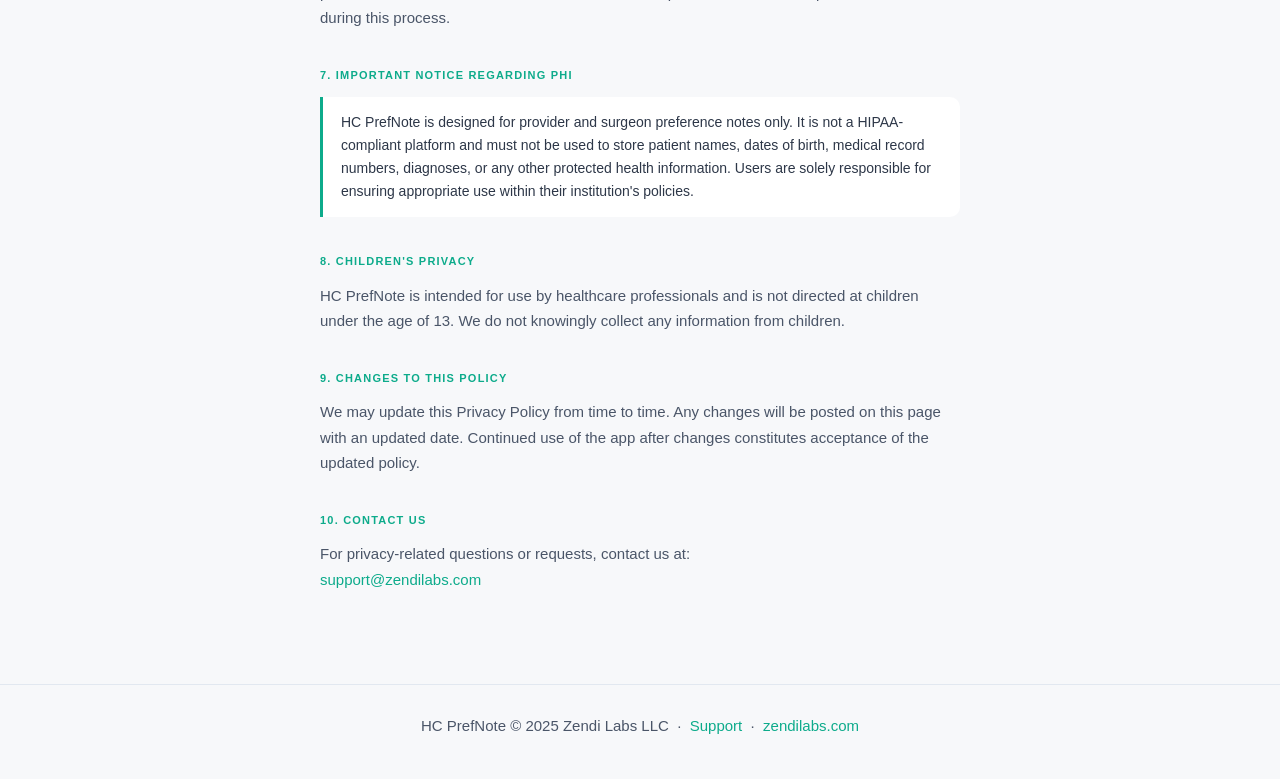
<file: hcprefnote/privacy.html>
<!DOCTYPE html>
<html lang="en">
<head>
  <meta charset="UTF-8" />
  <meta name="viewport" content="width=device-width, initial-scale=1.0" />
  <title>HC PrefNote Privacy Policy — Zendi Labs</title>
  <style>
    * { margin: 0; padding: 0; box-sizing: border-box; }

    :root {
      --bg: #0E1320;
      --surface: rgba(255,255,255,0.05);
      --border: rgba(255,255,255,0.08);
      --text: #F0F0F0;
      --text-muted: #A0AEC0;
      --text-secondary: #CBD5E0;
      --accent: #14F1C6;
      --toggle-bg: rgba(255,255,255,0.08);
      --toggle-hover: rgba(255,255,255,0.15);
      --legal: #718096;
    }

    html.light {
      --bg: #F7F8FA;
      --surface: #FFFFFF;
      --border: #E2E8F0;
      --text: #1A202C;
      --text-muted: #4A5568;
      --text-secondary: #2D3748;
      --accent: #0DAB8B;
      --toggle-bg: rgba(0,0,0,0.06);
      --toggle-hover: rgba(0,0,0,0.1);
      --legal: #A0AEC0;
    }

    body {
      font-family: -apple-system, BlinkMacSystemFont, 'Segoe UI', Roboto, sans-serif;
      background: var(--bg);
      color: var(--text);
      min-height: 100vh;
      line-height: 1.6;
      transition: background 0.3s, color 0.3s;
    }

    .theme-toggle {
      position: fixed;
      top: 20px;
      right: 20px;
      background: var(--toggle-bg);
      border: none;
      border-radius: 50%;
      width: 40px;
      height: 40px;
      cursor: pointer;
      display: flex;
      align-items: center;
      justify-content: center;
      font-size: 18px;
      transition: background 0.3s;
      z-index: 100;
    }
    .theme-toggle:hover { background: var(--toggle-hover); }

    header {
      text-align: center;
      padding: 48px 20px 32px;
      border-bottom: 1px solid var(--border);
    }

    .back {
      display: inline-flex;
      align-items: center;
      gap: 6px;
      font-size: 13px;
      color: var(--accent);
      text-decoration: none;
      margin-bottom: 24px;
      font-weight: 500;
    }
    .back:hover { opacity: 0.8; }

    header h1 {
      font-size: 28px;
      font-weight: 800;
      color: var(--text);
      margin-bottom: 6px;
    }

    header p {
      font-size: 15px;
      color: var(--accent);
      font-weight: 500;
    }

    .container {
      max-width: 680px;
      margin: 0 auto;
      padding: 48px 20px 80px;
    }

    .updated {
      font-size: 13px;
      color: var(--legal);
      margin-bottom: 32px;
    }

    .highlight {
      background: var(--surface);
      border-left: 3px solid var(--accent);
      border-radius: 0 10px 10px 0;
      padding: 14px 18px;
      font-size: 14px;
      color: var(--text-secondary);
      line-height: 1.65;
      margin-bottom: 12px;
      transition: background 0.3s;
    }

    h2 {
      font-size: 11px;
      font-weight: 700;
      text-transform: uppercase;
      letter-spacing: 1.2px;
      color: var(--accent);
      margin: 36px 0 12px;
    }

    p {
      font-size: 15px;
      color: var(--text-muted);
      margin-bottom: 12px;
      line-height: 1.7;
    }

    ul {
      margin: 6px 0 12px 20px;
    }

    ul li {
      font-size: 15px;
      color: var(--text-muted);
      margin-bottom: 6px;
      line-height: 1.6;
    }

    a { color: var(--accent); text-decoration: none; }
    a:hover { text-decoration: underline; }

    footer {
      text-align: center;
      padding: 28px 20px;
      font-size: 13px;
      color: var(--legal);
      border-top: 1px solid var(--border);
    }
    footer a { color: var(--accent); text-decoration: none; }
    footer a:hover { text-decoration: underline; }
  </style>
</head>
<body>
  <button class="theme-toggle" id="themeToggle" aria-label="Toggle theme"></button>

  <header>
    <a class="back" href="index.html">&#8592; HC PrefNote Support</a>
    <h1>HC PREFNOTE</h1>
    <p>Privacy Policy</p>
  </header>

  <div class="container">

    <p class="updated">Last updated: July 8, 2025</p>

    <div class="highlight">
      HC PrefNote is built with privacy as a core principle. Your preference cards live on your device. We do not collect, transmit, or sell your personal data.
    </div>

    <h2>1. Who We Are</h2>
    <p>HC PrefNote is developed and published by Zendi Labs LLC. If you have any questions about this Privacy Policy, contact us at <a href="mailto:support@zendilabs.com">support@zendilabs.com</a>.</p>

    <h2>2. Data We Do Not Collect</h2>
    <p>HC PrefNote does not collect, store, or transmit:</p>
    <ul>
      <li>Personal identifying information</li>
      <li>Patient data, medical records, or protected health information (PHI)</li>
      <li>Device identifiers or analytics data</li>
      <li>Location data</li>
      <li>Usage statistics or behavioral data</li>
    </ul>

    <h2>3. Data Stored Locally on Your Device</h2>
    <p>All preference cards, settings, and app data are stored exclusively on your device using on-device storage (SQLite and AsyncStorage). This data:</p>
    <ul>
      <li>Never leaves your device unless you explicitly share or export it</li>
      <li>Is not accessible to Zendi Labs or any third party</li>
      <li>Is permanently deleted when you use "Clear All Local Data" or uninstall the app</li>
    </ul>

    <h2>4. Subscriptions and Payments</h2>
    <p>HC PrefNote offers an optional Pro subscription processed through the Apple App Store and Google Play Store. Subscription purchases are handled entirely by Apple and Google — we do not process or store payment information directly.</p>
    <p>We use <strong>RevenueCat</strong> to manage subscription status verification. RevenueCat may collect:</p>
    <ul>
      <li>A non-identifiable app user ID</li>
      <li>Purchase receipt data to verify your subscription</li>
      <li>Device platform (iOS or Android)</li>
    </ul>
    <p>RevenueCat does not receive your preference card data or any clinical information. For details, see the <a href="https://www.revenuecat.com/privacy" target="_blank">RevenueCat Privacy Policy</a>.</p>

    <h2>5. Photo Attachments</h2>
    <p>HC PrefNote allows you to attach photos to preference cards from your device's photo library. These photos are stored locally on your device only and are never uploaded to any server.</p>
    <p>We strongly recommend you do not attach photos containing patient faces, names, MRNs, labels, consent forms, or any protected health information.</p>

    <h2>6. Camera Access</h2>
    <p>HC PrefNote requests camera access solely to scan QR codes when importing a shared preference card from another HC PrefNote user. No photos or video are captured or stored during this process.</p>

    <h2>7. Important Notice Regarding PHI</h2>
    <div class="highlight">
      HC PrefNote is designed for provider and surgeon preference notes only. It is not a HIPAA-compliant platform and must not be used to store patient names, dates of birth, medical record numbers, diagnoses, or any other protected health information. Users are solely responsible for ensuring appropriate use within their institution's policies.
    </div>

    <h2>8. Children's Privacy</h2>
    <p>HC PrefNote is intended for use by healthcare professionals and is not directed at children under the age of 13. We do not knowingly collect any information from children.</p>

    <h2>9. Changes to This Policy</h2>
    <p>We may update this Privacy Policy from time to time. Any changes will be posted on this page with an updated date. Continued use of the app after changes constitutes acceptance of the updated policy.</p>

    <h2>10. Contact Us</h2>
    <p>For privacy-related questions or requests, contact us at:<br>
    <a href="mailto:support@zendilabs.com">support@zendilabs.com</a></p>

  </div>

  <footer>
    <p>HC PrefNote &copy; 2025 Zendi Labs LLC &nbsp;&middot;&nbsp;
      <a href="index.html">Support</a> &nbsp;&middot;&nbsp;
      <a href="https://zendilabs.com">zendilabs.com</a>
    </p>
  </footer>

  <script>
    const toggle = document.getElementById('themeToggle');
    const root = document.documentElement;
    function setTheme(mode) {
      if (mode === 'light') { root.classList.add('light'); toggle.textContent = '\u2600\uFE0F'; }
      else { root.classList.remove('light'); toggle.textContent = '\uD83C\uDF19'; }
      localStorage.setItem('theme', mode);
    }
    const saved = localStorage.getItem('theme');
    if (saved) setTheme(saved);
    else if (window.matchMedia('(prefers-color-scheme: light)').matches) setTheme('light');
    else setTheme('dark');
    toggle.addEventListener('click', () => {
      setTheme(root.classList.contains('light') ? 'dark' : 'light');
    });
  </script>
</body>
</html>
</file>
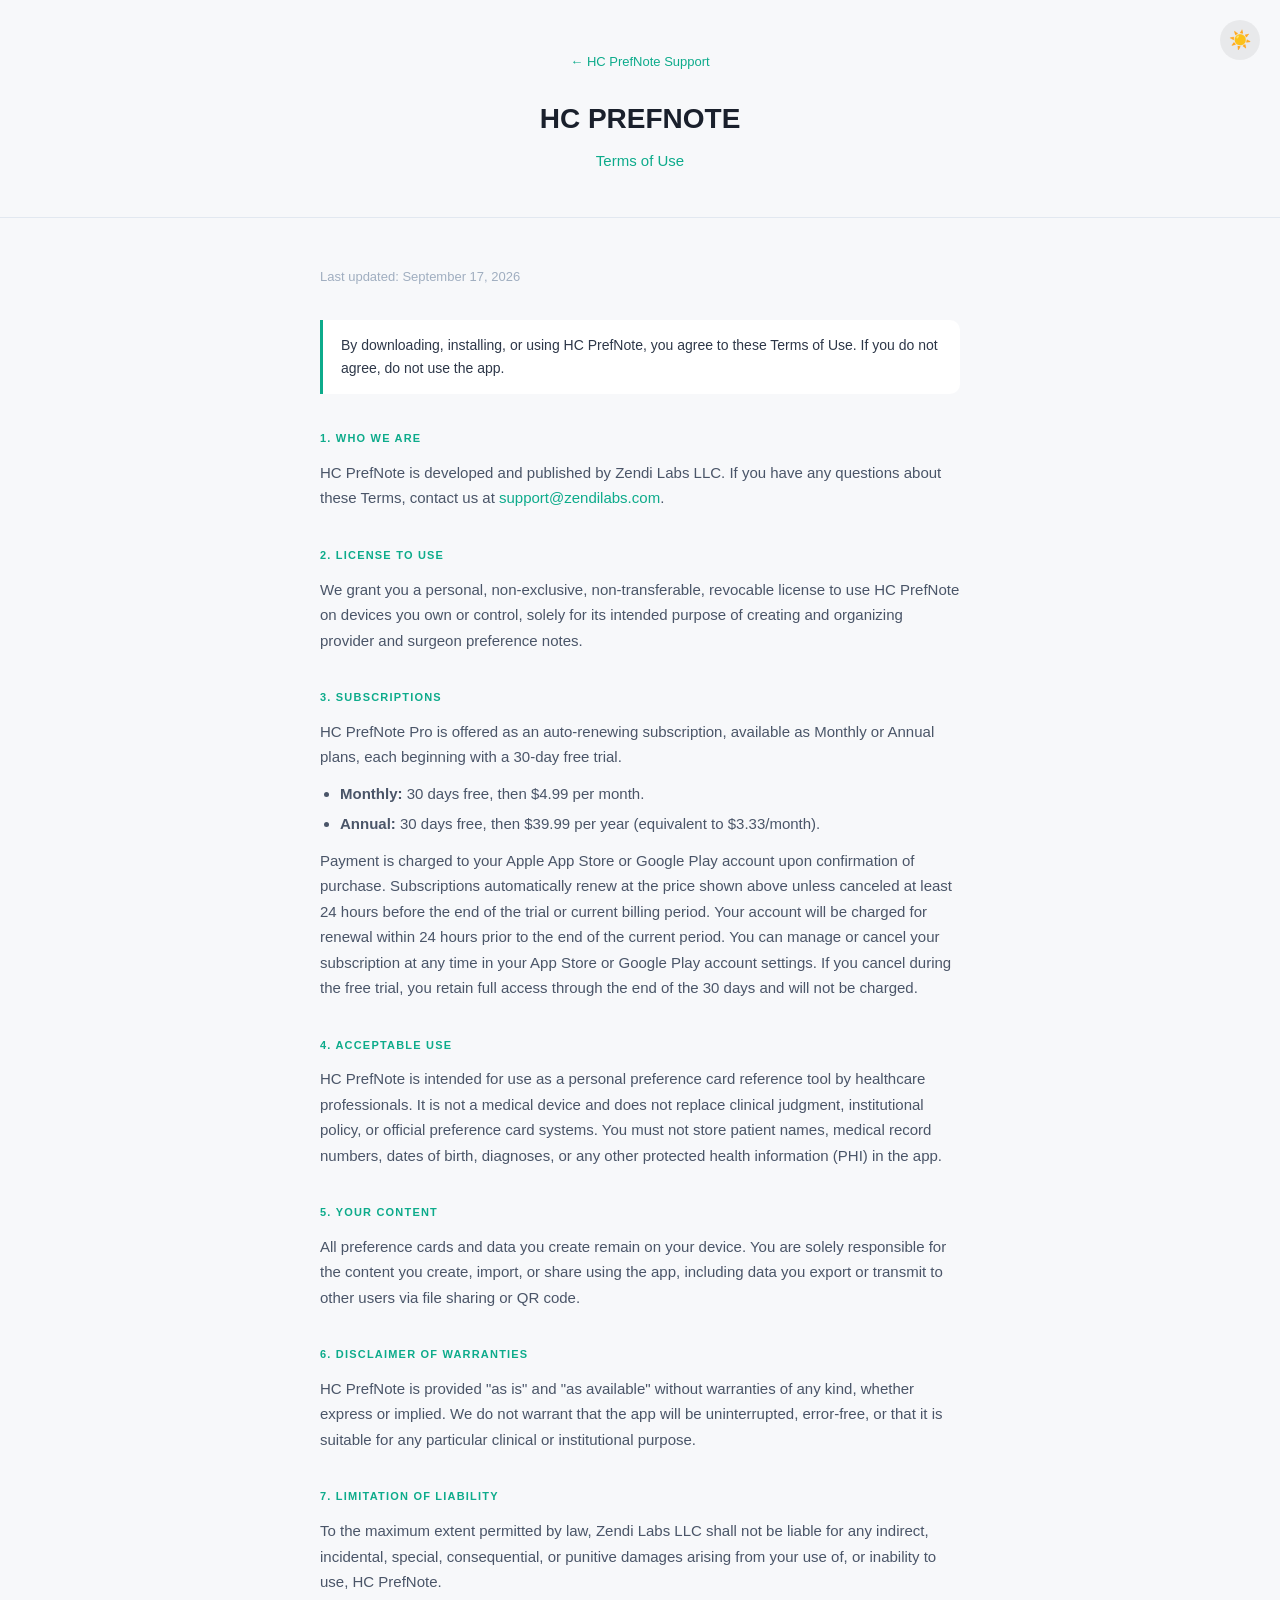
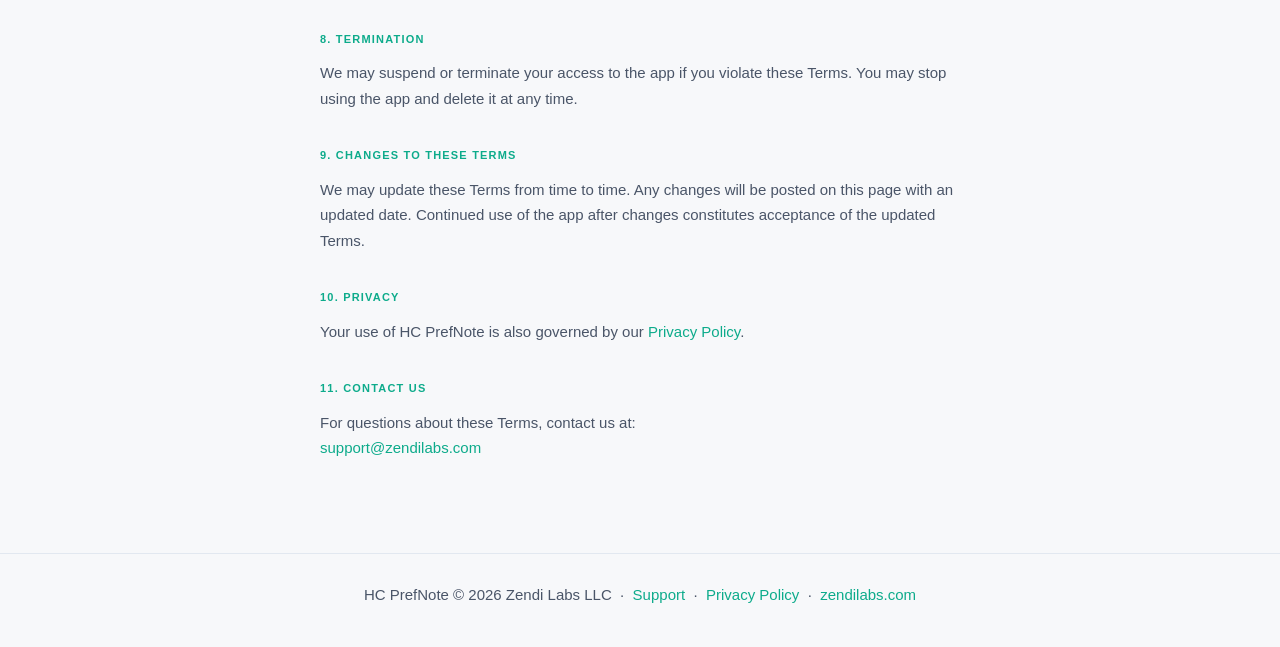
<file: hcprefnote/terms.html>
<!DOCTYPE html>
<html lang="en">
<head>
  <meta charset="UTF-8" />
  <meta name="viewport" content="width=device-width, initial-scale=1.0" />
  <title>HC PrefNote Terms of Use — Zendi Labs</title>
  <style>
    * { margin: 0; padding: 0; box-sizing: border-box; }

    :root {
      --bg: #0E1320;
      --surface: rgba(255,255,255,0.05);
      --border: rgba(255,255,255,0.08);
      --text: #F0F0F0;
      --text-muted: #A0AEC0;
      --text-secondary: #CBD5E0;
      --accent: #14F1C6;
      --toggle-bg: rgba(255,255,255,0.08);
      --toggle-hover: rgba(255,255,255,0.15);
      --legal: #718096;
    }

    html.light {
      --bg: #F7F8FA;
      --surface: #FFFFFF;
      --border: #E2E8F0;
      --text: #1A202C;
      --text-muted: #4A5568;
      --text-secondary: #2D3748;
      --accent: #0DAB8B;
      --toggle-bg: rgba(0,0,0,0.06);
      --toggle-hover: rgba(0,0,0,0.1);
      --legal: #A0AEC0;
    }

    body {
      font-family: -apple-system, BlinkMacSystemFont, 'Segoe UI', Roboto, sans-serif;
      background: var(--bg);
      color: var(--text);
      min-height: 100vh;
      line-height: 1.6;
      transition: background 0.3s, color 0.3s;
    }

    .theme-toggle {
      position: fixed;
      top: 20px;
      right: 20px;
      background: var(--toggle-bg);
      border: none;
      border-radius: 50%;
      width: 40px;
      height: 40px;
      cursor: pointer;
      display: flex;
      align-items: center;
      justify-content: center;
      font-size: 18px;
      transition: background 0.3s;
      z-index: 100;
    }
    .theme-toggle:hover { background: var(--toggle-hover); }

    header {
      text-align: center;
      padding: 48px 20px 32px;
      border-bottom: 1px solid var(--border);
    }

    .back {
      display: inline-flex;
      align-items: center;
      gap: 6px;
      font-size: 13px;
      color: var(--accent);
      text-decoration: none;
      margin-bottom: 24px;
      font-weight: 500;
    }
    .back:hover { opacity: 0.8; }

    header h1 {
      font-size: 28px;
      font-weight: 800;
      color: var(--text);
      margin-bottom: 6px;
    }

    header p {
      font-size: 15px;
      color: var(--accent);
      font-weight: 500;
    }

    .container {
      max-width: 680px;
      margin: 0 auto;
      padding: 48px 20px 80px;
    }

    .updated {
      font-size: 13px;
      color: var(--legal);
      margin-bottom: 32px;
    }

    .highlight {
      background: var(--surface);
      border-left: 3px solid var(--accent);
      border-radius: 0 10px 10px 0;
      padding: 14px 18px;
      font-size: 14px;
      color: var(--text-secondary);
      line-height: 1.65;
      margin-bottom: 12px;
      transition: background 0.3s;
    }

    h2 {
      font-size: 11px;
      font-weight: 700;
      text-transform: uppercase;
      letter-spacing: 1.2px;
      color: var(--accent);
      margin: 36px 0 12px;
    }

    p {
      font-size: 15px;
      color: var(--text-muted);
      margin-bottom: 12px;
      line-height: 1.7;
    }

    ul {
      margin: 6px 0 12px 20px;
    }

    ul li {
      font-size: 15px;
      color: var(--text-muted);
      margin-bottom: 6px;
      line-height: 1.6;
    }

    a { color: var(--accent); text-decoration: none; }
    a:hover { text-decoration: underline; }

    footer {
      text-align: center;
      padding: 28px 20px;
      font-size: 13px;
      color: var(--legal);
      border-top: 1px solid var(--border);
    }
    footer a { color: var(--accent); text-decoration: none; }
    footer a:hover { text-decoration: underline; }
  </style>
</head>
<body>
  <button class="theme-toggle" id="themeToggle" aria-label="Toggle theme"></button>

  <header>
    <a class="back" href="index.html">&#8592; HC PrefNote Support</a>
    <h1>HC PREFNOTE</h1>
    <p>Terms of Use</p>
  </header>

  <div class="container">

    <p class="updated">Last updated: September 17, 2026</p>

    <div class="highlight">
      By downloading, installing, or using HC PrefNote, you agree to these Terms of Use. If you do not agree, do not use the app.
    </div>

    <h2>1. Who We Are</h2>
    <p>HC PrefNote is developed and published by Zendi Labs LLC. If you have any questions about these Terms, contact us at <a href="mailto:support@zendilabs.com">support@zendilabs.com</a>.</p>

    <h2>2. License to Use</h2>
    <p>We grant you a personal, non-exclusive, non-transferable, revocable license to use HC PrefNote on devices you own or control, solely for its intended purpose of creating and organizing provider and surgeon preference notes.</p>

    <h2>3. Subscriptions</h2>
    <p>HC PrefNote Pro is offered as an auto-renewing subscription, available as Monthly or Annual plans, each beginning with a 30-day free trial.</p>
    <ul>
      <li><strong>Monthly:</strong> 30 days free, then $4.99 per month.</li>
      <li><strong>Annual:</strong> 30 days free, then $39.99 per year (equivalent to $3.33/month).</li>
    </ul>
    <p>Payment is charged to your Apple App Store or Google Play account upon confirmation of purchase. Subscriptions automatically renew at the price shown above unless canceled at least 24 hours before the end of the trial or current billing period. Your account will be charged for renewal within 24 hours prior to the end of the current period. You can manage or cancel your subscription at any time in your App Store or Google Play account settings. If you cancel during the free trial, you retain full access through the end of the 30 days and will not be charged.</p>

    <h2>4. Acceptable Use</h2>
    <p>HC PrefNote is intended for use as a personal preference card reference tool by healthcare professionals. It is not a medical device and does not replace clinical judgment, institutional policy, or official preference card systems. You must not store patient names, medical record numbers, dates of birth, diagnoses, or any other protected health information (PHI) in the app.</p>

    <h2>5. Your Content</h2>
    <p>All preference cards and data you create remain on your device. You are solely responsible for the content you create, import, or share using the app, including data you export or transmit to other users via file sharing or QR code.</p>

    <h2>6. Disclaimer of Warranties</h2>
    <p>HC PrefNote is provided "as is" and "as available" without warranties of any kind, whether express or implied. We do not warrant that the app will be uninterrupted, error-free, or that it is suitable for any particular clinical or institutional purpose.</p>

    <h2>7. Limitation of Liability</h2>
    <p>To the maximum extent permitted by law, Zendi Labs LLC shall not be liable for any indirect, incidental, special, consequential, or punitive damages arising from your use of, or inability to use, HC PrefNote.</p>

    <h2>8. Termination</h2>
    <p>We may suspend or terminate your access to the app if you violate these Terms. You may stop using the app and delete it at any time.</p>

    <h2>9. Changes to These Terms</h2>
    <p>We may update these Terms from time to time. Any changes will be posted on this page with an updated date. Continued use of the app after changes constitutes acceptance of the updated Terms.</p>

    <h2>10. Privacy</h2>
    <p>Your use of HC PrefNote is also governed by our <a href="privacy.html">Privacy Policy</a>.</p>

    <h2>11. Contact Us</h2>
    <p>For questions about these Terms, contact us at:<br>
    <a href="mailto:support@zendilabs.com">support@zendilabs.com</a></p>

  </div>

  <footer>
    <p>HC PrefNote &copy; 2026 Zendi Labs LLC &nbsp;&middot;&nbsp;
      <a href="index.html">Support</a> &nbsp;&middot;&nbsp;
      <a href="privacy.html">Privacy Policy</a> &nbsp;&middot;&nbsp;
      <a href="https://zendilabs.com">zendilabs.com</a>
    </p>
  </footer>

  <script>
    const toggle = document.getElementById('themeToggle');
    const root = document.documentElement;
    function setTheme(mode) {
      if (mode === 'light') { root.classList.add('light'); toggle.textContent = '☀️'; }
      else { root.classList.remove('light'); toggle.textContent = '🌙'; }
      localStorage.setItem('theme', mode);
    }
    const saved = localStorage.getItem('theme');
    if (saved) setTheme(saved);
    else if (window.matchMedia('(prefers-color-scheme: light)').matches) setTheme('light');
    else setTheme('dark');
    toggle.addEventListener('click', () => {
      setTheme(root.classList.contains('light') ? 'dark' : 'light');
    });
  </script>
</body>
</html>
</file>
<file: assets/css/styles.css>
/* ==========================================================================
   Zendi Labs — shared design system
   Dark navy + mint accent + warm ivory, per brand reference screenshots.
   ========================================================================== */

:root {
  /* Dark sections */
  --navy-900: #0B1020;
  --navy-800: #171B2A;
  --navy-border: #2A3042;
  --text-on-dark: #F4F7FB;
  --text-on-dark-muted: #AAB3C5;

  /* Light sections */
  --ivory: #FAF8F5;
  --warm-beige: #F3EAE0;
  --card-light-bg: #FFFFFF;
  --card-light-border: #E7E2D9;
  --text-on-light: #141B2B;
  --text-on-light-muted: #5B6472;

  /* Accent */
  --mint: #6EF3D6;
  --mint-strong: #3FDDBC;
  --mint-ink: #06231D;

  /* Type */
  --font-display: 'Playfair Display', Georgia, 'Times New Roman', serif;
  --font-body: 'Inter', -apple-system, BlinkMacSystemFont, 'Segoe UI', Roboto, sans-serif;

  /* Layout */
  --container: 1200px;
  --radius-sm: 8px;
  --radius-md: 14px;
  --radius-lg: 20px;
  --radius-pill: 999px;

  --shadow-card: 0 12px 32px rgba(11, 16, 32, 0.08);
  --shadow-card-dark: 0 16px 40px rgba(0, 0, 0, 0.35);

  --ease: cubic-bezier(0.22, 1, 0.36, 1);

  /* Theme-dependent (dark theme = default) */
  --header-bg: rgba(11, 16, 32, 0.9);
  --btn-secondary-border: rgba(244, 247, 251, 0.35);
  --btn-outline-border: rgba(20, 27, 43, 0.25);
  --status-success-bg: rgba(63, 221, 188, 0.12);
  --status-success-text: #0C6B54;
  --status-error-bg: rgba(179, 38, 30, 0.08);
  --status-error-text: #B3261E;
  --field-error-text: #B3261E;
  --toggle-bg: rgba(255, 255, 255, 0.08);
  --toggle-hover-bg: rgba(255, 255, 255, 0.15);
}

/* ─── Light theme: inverts which sections read as "dark" vs "light" ───
   Component CSS only ever references the semantic tokens above, so
   redefining their values here re-themes the whole site with no markup changes. */
html.light {
  --navy-900: #F5F1E9;
  --navy-800: #FFFFFF;
  --navy-border: #E3DBC9;
  --text-on-dark: #1B2233;
  --text-on-dark-muted: #5B5A52;

  --ivory: #11151E;
  --warm-beige: #171C29;
  --card-light-bg: #242C40;
  --card-light-border: #384260;
  --text-on-light: #F5F1E9;
  --text-on-light-muted: #AEB2C0;

  --shadow-card: 0 12px 32px rgba(0, 0, 0, 0.35);
  --shadow-card-dark: 0 16px 32px rgba(0, 0, 0, 0.12);

  --header-bg: rgba(245, 241, 233, 0.9);
  --btn-secondary-border: rgba(27, 34, 51, 0.3);
  --btn-outline-border: rgba(245, 241, 233, 0.35);
  --status-success-bg: rgba(63, 221, 188, 0.16);
  --status-success-text: #7EEDD0;
  --status-error-bg: rgba(255, 138, 128, 0.14);
  --status-error-text: #FF9E95;
  --field-error-text: #FF9E95;
  --toggle-bg: rgba(27, 34, 51, 0.06);
  --toggle-hover-bg: rgba(27, 34, 51, 0.12);
}

/* ─── Reset ─── */
* { margin: 0; padding: 0; box-sizing: border-box; }
html { scroll-behavior: smooth; }
@media (prefers-reduced-motion: reduce) {
  html { scroll-behavior: auto; }
  *, *::before, *::after {
    animation-duration: 0.001ms !important;
    animation-iteration-count: 1 !important;
    transition-duration: 0.001ms !important;
    scroll-behavior: auto !important;
  }
}
body {
  font-family: var(--font-body);
  background: var(--ivory);
  color: var(--text-on-light);
  line-height: 1.6;
  -webkit-font-smoothing: antialiased;
  transition: background 0.25s var(--ease), color 0.25s var(--ease);
}
@media (prefers-reduced-motion: reduce) {
  body { transition: none; }
}
img { max-width: 100%; display: block; }
a { color: inherit; text-decoration: none; }
ul { list-style: none; }
button { font: inherit; cursor: pointer; }
input, select, textarea { font: inherit; }
h1, h2, h3, h4 { font-family: var(--font-display); font-weight: 700; line-height: 1.15; }

.container {
  max-width: var(--container);
  margin: 0 auto;
  padding: 0 24px;
}

@media (max-width: 640px) {
  .container { padding: 0 20px; }
}

/* Visually-hidden but accessible */
.sr-only {
  position: absolute;
  width: 1px; height: 1px;
  padding: 0; margin: -1px;
  overflow: hidden;
  clip: rect(0,0,0,0);
  white-space: nowrap; border: 0;
}

.skip-link {
  position: absolute;
  left: 12px;
  top: -60px;
  background: var(--mint);
  color: var(--mint-ink);
  padding: 10px 18px;
  border-radius: var(--radius-sm);
  font-weight: 600;
  z-index: 200;
  transition: top 0.2s var(--ease);
}
.skip-link:focus { top: 12px; }

:focus-visible {
  outline: 2px solid var(--mint);
  outline-offset: 3px;
}

/* ─── Eyebrow / section header ─── */
.eyebrow {
  display: inline-flex;
  align-items: center;
  gap: 10px;
  font-size: 13px;
  font-weight: 700;
  letter-spacing: 0.12em;
  text-transform: uppercase;
  color: var(--mint-strong);
}
.eyebrow::after {
  content: '';
  width: 32px;
  height: 2px;
  background: currentColor;
  opacity: 0.6;
}
section.on-dark .eyebrow,
.on-dark .eyebrow { color: var(--mint); }

.section-header {
  max-width: 640px;
  margin-bottom: 48px;
}
.section-header.centered { margin-left: auto; margin-right: auto; text-align: center; }
.section-header h2 { font-size: clamp(28px, 3.4vw, 40px); margin-top: 14px; }
.section-header p { margin-top: 16px; font-size: 17px; color: var(--text-on-light-muted); }
.on-dark .section-header p { color: var(--text-on-dark-muted); }

.text-mint { color: var(--mint-strong); }
.on-dark .text-mint { color: var(--mint); }

/* ─── Buttons ─── */
.btn {
  display: inline-flex;
  align-items: center;
  gap: 10px;
  padding: 14px 26px;
  border-radius: var(--radius-pill);
  font-weight: 600;
  font-size: 15px;
  border: 1px solid transparent;
  transition: transform 0.2s var(--ease), background 0.2s var(--ease), border-color 0.2s var(--ease), color 0.2s var(--ease);
  white-space: nowrap;
}
.btn svg { width: 16px; height: 16px; transition: transform 0.2s var(--ease); }
.btn:hover svg { transform: translateX(3px); }
.btn:hover { transform: translateY(-1px); }

.btn-primary {
  background: var(--mint);
  color: var(--mint-ink);
}
.btn-primary:hover { background: var(--mint-strong); }

.btn-secondary {
  background: transparent;
  border-color: var(--btn-secondary-border);
  color: var(--text-on-dark);
}
.btn-secondary:hover { border-color: var(--text-on-dark); }

.btn-outline-dark {
  background: transparent;
  border-color: var(--btn-outline-border);
  color: var(--text-on-light);
}
.btn-outline-dark:hover { border-color: var(--text-on-light); }

.btn-block { width: 100%; justify-content: center; }
.btn[disabled] { opacity: 0.6; cursor: not-allowed; transform: none; }

/* ==========================================================================
   Header
   ========================================================================== */
.site-header {
  position: sticky;
  top: 0;
  z-index: 100;
  background: var(--header-bg);
  backdrop-filter: saturate(140%) blur(10px);
  border-bottom: 1px solid var(--navy-border);
}
.site-header .container {
  display: flex;
  align-items: center;
  justify-content: space-between;
  height: 84px;
}
.logo {
  display: flex;
  align-items: center;
  gap: 10px;
  font-family: var(--font-body);
  font-weight: 800;
  font-size: 18px;
  letter-spacing: 0.04em;
  color: var(--text-on-dark);
}
.logo .mark {
  width: 34px; height: 34px;
  border-radius: 9px;
  background: var(--navy-800);
  border: 1px solid var(--navy-border);
  display: flex; align-items: center; justify-content: center;
  color: var(--mint);
  font-family: var(--font-display);
  font-weight: 700;
  font-size: 18px;
}

.nav-desktop {
  display: flex;
  align-items: center;
  gap: 36px;
}
.nav-links {
  display: flex;
  align-items: center;
  gap: 30px;
}
.nav-links > li { position: relative; }
.nav-links a.nav-link {
  font-size: 15px;
  font-weight: 500;
  color: var(--text-on-dark-muted);
  padding: 8px 2px;
  position: relative;
}
.nav-links a.nav-link:hover,
.nav-links a.nav-link[aria-current="page"] {
  color: var(--text-on-dark);
}
.nav-links a.nav-link[aria-current="page"]::after {
  content: '';
  position: absolute;
  left: 0; right: 0; bottom: -6px;
  height: 2px;
  background: var(--mint);
  border-radius: 2px;
}

.has-dropdown { display: flex; align-items: center; gap: 4px; }
.has-dropdown svg { width: 12px; height: 12px; transition: transform 0.2s var(--ease); }
.nav-dropdown-wrap:hover .has-dropdown svg,
.nav-dropdown-wrap:focus-within .has-dropdown svg { transform: rotate(180deg); }

.nav-dropdown {
  position: absolute;
  top: calc(100% + 18px);
  left: 50%;
  transform: translateX(-50%) translateY(6px);
  min-width: 240px;
  background: var(--navy-800);
  border: 1px solid var(--navy-border);
  border-radius: var(--radius-md);
  padding: 10px;
  box-shadow: var(--shadow-card-dark);
  opacity: 0;
  visibility: hidden;
  transition: opacity 0.18s var(--ease), transform 0.18s var(--ease), visibility 0.18s;
}
.nav-dropdown-wrap:hover .nav-dropdown,
.nav-dropdown-wrap:focus-within .nav-dropdown {
  opacity: 1;
  visibility: visible;
  transform: translateX(-50%) translateY(0);
}
.nav-dropdown a {
  display: block;
  padding: 10px 12px;
  border-radius: var(--radius-sm);
  font-size: 14px;
  color: var(--text-on-dark-muted);
}
.nav-dropdown a:hover { background: rgba(110, 243, 214, 0.08); color: var(--text-on-dark); }

.header-cta { display: flex; align-items: center; gap: 18px; }
.header-cta .btn-primary { padding: 12px 22px; font-size: 14px; }

.theme-toggle {
  background: var(--toggle-bg);
  border: 1px solid var(--navy-border);
  border-radius: 50%;
  width: 40px;
  height: 40px;
  flex-shrink: 0;
  display: flex;
  align-items: center;
  justify-content: center;
  color: var(--text-on-dark);
  margin-left: 8px;
  transition: background 0.2s var(--ease), border-color 0.2s var(--ease);
}
.theme-toggle:hover { background: var(--toggle-hover-bg); }
.theme-toggle svg { width: 18px; height: 18px; }
.theme-toggle .icon-sun { display: none; }
html.light .theme-toggle .icon-moon { display: none; }
html.light .theme-toggle .icon-sun { display: block; }

.nav-toggle {
  display: none;
  background: transparent;
  border: 1px solid var(--navy-border);
  border-radius: var(--radius-sm);
  width: 44px; height: 44px;
  flex-shrink: 0;
  align-items: center;
  justify-content: center;
  color: var(--text-on-dark);
}
.nav-toggle svg { width: 22px; height: 22px; }

.mobile-nav {
  position: fixed;
  inset: 84px 0 0 0;
  background: var(--navy-900);
  z-index: 99;
  padding: 28px 24px;
  overflow-y: auto;
  transform: translateY(-8px);
  opacity: 0;
  visibility: hidden;
  transition: opacity 0.2s var(--ease), transform 0.2s var(--ease), visibility 0.2s;
}
.mobile-nav.is-open { opacity: 1; visibility: visible; transform: translateY(0); }
.mobile-nav a.nav-link {
  display: block;
  font-size: 20px;
  padding: 14px 4px;
  border-bottom: 1px solid var(--navy-border);
  color: var(--text-on-dark);
}
.mobile-nav .mobile-sub { padding-left: 16px; }
.mobile-nav .mobile-sub a { font-size: 16px; color: var(--text-on-dark-muted); border-bottom: none; padding: 10px 4px; }
.mobile-nav .btn-primary { margin-top: 24px; }

@media (max-width: 960px) {
  .nav-desktop { display: none; }
  .nav-toggle { display: flex; }
}

/* ==========================================================================
   Hero (dark)
   ========================================================================== */
.hero {
  background: radial-gradient(circle at 82% 12%, rgba(110,243,214,0.10), transparent 45%), var(--navy-900);
  color: var(--text-on-dark);
  padding: 80px 0 64px;
  overflow: hidden;
  position: relative;
}
.hero-grid {
  display: grid;
  grid-template-columns: 0.92fr 1.08fr;
  gap: 56px;
  align-items: center;
}
.hero-copy h1 {
  font-size: clamp(34px, 4.6vw, 56px);
  margin-top: 16px;
  letter-spacing: -0.01em;
}
.hero-copy p.lead {
  margin-top: 22px;
  font-size: 18px;
  color: var(--text-on-dark-muted);
  max-width: 46ch;
}
.hero-actions {
  display: flex;
  gap: 16px;
  flex-wrap: wrap;
  margin-top: 32px;
}
.hero-trust {
  display: flex;
  gap: 22px;
  flex-wrap: wrap;
  margin-top: 40px;
}
.hero-trust span {
  display: flex;
  align-items: center;
  gap: 8px;
  font-size: 13px;
  color: var(--text-on-dark-muted);
}
.hero-trust svg { width: 16px; height: 16px; color: var(--mint); }

/* Abstract product visual (no fabricated data/screens) */
.hero-visual {
  position: relative;
  display: flex;
  align-items: center;
  justify-content: center;
  min-height: 320px;
}
.orbit-ring {
  position: absolute;
  border: 1px solid var(--navy-border);
  border-radius: 50%;
}
.orbit-ring.r1 { width: 340px; height: 340px; }
.orbit-ring.r2 { width: 440px; height: 440px; border-style: dashed; opacity: 0.6; }
.orbit-core {
  position: relative;
  width: 168px; height: 168px;
  border-radius: 50%;
  background: linear-gradient(160deg, var(--navy-800), var(--navy-900));
  border: 1px solid var(--navy-border);
  display: flex; align-items: center; justify-content: center;
  box-shadow: 0 0 60px rgba(110,243,214,0.12);
}
.orbit-core .mark { font-family: var(--font-display); font-size: 46px; color: var(--mint); }
.orbit-chip {
  position: absolute;
  display: flex;
  align-items: center;
  gap: 10px;
  background: var(--navy-800);
  border: 1px solid var(--navy-border);
  border-radius: var(--radius-md);
  padding: 12px 16px;
  font-size: 13px;
  font-weight: 600;
  box-shadow: var(--shadow-card-dark);
}
.orbit-chip svg { width: 18px; height: 18px; color: var(--mint); }
.orbit-chip.c1 { top: 6%; left: 2%; }
.orbit-chip.c2 { top: 6%; right: 0%; }
.orbit-chip.c3 { bottom: 8%; left: 6%; }
.orbit-chip.c4 { bottom: 8%; right: 4%; }
.orbit-dot {
  position: absolute;
  width: 6px; height: 6px;
  border-radius: 50%;
  background: var(--mint);
}
/* Real product-screenshot hero variant (home/services) */
.hero-visual--image { min-height: 0; }
.hero-visual--image img {
  width: 100%;
  max-width: 680px;
  height: auto;
  border-radius: var(--radius-lg);
  filter: drop-shadow(0 30px 60px rgba(0, 0, 0, 0.45));
}
@media (max-width: 960px) {
  .hero-grid { grid-template-columns: 1fr; text-align: left; }
  .hero-visual { min-height: 260px; transform: scale(0.85); margin-top: 8px; }
  .hero-visual--image { transform: none; margin-top: 32px; }
  .hero-visual--image img { max-width: 540px; margin: 0 auto; }
}
@media (max-width: 480px) {
  .hero-visual { transform: scale(0.7); }
  .hero-visual--image { transform: none; }
  .orbit-chip { padding: 9px 12px; font-size: 11px; }
}

/* ==========================================================================
   Sections (light / warm)
   ========================================================================== */
.section { padding: 96px 0; }
.section.tight { padding: 72px 0; }
.section.on-dark { background: var(--navy-900); color: var(--text-on-dark); }
.section.on-ivory { background: var(--ivory); }
.section.on-beige { background: var(--warm-beige); }

@media (max-width: 640px) {
  .section { padding: 64px 0; }
}

/* ─── Grids ─── */
.grid-4 { display: grid; grid-template-columns: repeat(4, 1fr); gap: 24px; }
.grid-3 { display: grid; grid-template-columns: repeat(3, 1fr); gap: 24px; }
.grid-2 { display: grid; grid-template-columns: repeat(2, 1fr); gap: 24px; }
@media (max-width: 960px) {
  .grid-4 { grid-template-columns: repeat(2, 1fr); }
  .grid-3 { grid-template-columns: repeat(2, 1fr); }
}
@media (max-width: 620px) {
  .grid-4, .grid-3, .grid-2 { grid-template-columns: 1fr; }
}

/* ─── Trust bar ─── */
.trust-bar {
  display: grid;
  grid-template-columns: repeat(4, 1fr);
  gap: 1px;
  background: var(--navy-border);
  border: 1px solid var(--navy-border);
  border-radius: var(--radius-lg);
  overflow: hidden;
  margin-top: 56px;
}
.trust-item {
  background: var(--navy-800);
  padding: 26px 24px;
  display: flex;
  gap: 14px;
  align-items: flex-start;
}
.trust-item .icon {
  width: 40px; height: 40px;
  border-radius: 10px;
  background: rgba(110,243,214,0.1);
  color: var(--mint);
  display: flex; align-items: center; justify-content: center;
  flex-shrink: 0;
}
.trust-item .icon svg { width: 20px; height: 20px; }
.trust-item h3 { font-family: var(--font-body); font-size: 15px; color: var(--text-on-dark); }
.trust-item p { font-size: 13px; color: var(--text-on-dark-muted); margin-top: 4px; }
@media (max-width: 960px) { .trust-bar { grid-template-columns: repeat(2, 1fr); } }
@media (max-width: 480px) { .trust-bar { grid-template-columns: 1fr; } }

/* ─── Service card ─── */
.service-card {
  background: var(--card-light-bg);
  border: 1px solid var(--card-light-border);
  border-radius: var(--radius-lg);
  padding: 32px 28px;
  transition: transform 0.25s var(--ease), box-shadow 0.25s var(--ease);
}
.service-card:hover { transform: translateY(-4px); box-shadow: var(--shadow-card); }
.service-card .icon {
  width: 52px; height: 52px;
  border-radius: 14px;
  background: var(--warm-beige);
  color: var(--mint-strong);
  display: flex; align-items: center; justify-content: center;
  margin-bottom: 20px;
}
.service-card .icon svg { width: 24px; height: 24px; }
.service-card h3 { font-size: 20px; }
.service-card p { margin-top: 10px; color: var(--text-on-light-muted); font-size: 15px; }
.service-card .cap-list { margin-top: 16px; display: flex; flex-direction: column; gap: 8px; }
.service-card .cap-list li {
  display: flex; align-items: center; gap: 8px;
  font-size: 13.5px; color: var(--text-on-light-muted);
}
.service-card .cap-list svg { width: 14px; height: 14px; color: var(--mint-strong); flex-shrink: 0; }
.card-link {
  display: inline-flex; align-items: center; gap: 6px;
  margin-top: 18px; font-weight: 600; font-size: 14px; color: var(--text-on-light);
}
.card-link svg { width: 14px; height: 14px; transition: transform 0.2s var(--ease); }
.card-link:hover svg { transform: translateX(3px); }
.card-link.on-dark { color: var(--text-on-dark); }

/* ─── Pill badges (additional services) ─── */
.pill-row { display: flex; flex-wrap: wrap; gap: 12px; }
.pill {
  padding: 10px 18px;
  border-radius: var(--radius-pill);
  background: var(--card-light-bg);
  border: 1px solid var(--card-light-border);
  font-size: 14px;
  font-weight: 500;
  color: var(--text-on-light);
}

/* ─── Why choose / pillars ─── */
.pillar { text-align: center; padding: 0 8px; }
.pillar .icon {
  width: 60px; height: 60px;
  margin: 0 auto 18px;
  border-radius: 50%;
  border: 1px solid var(--card-light-border);
  display: flex; align-items: center; justify-content: center;
  color: var(--mint-strong);
}
.pillar .icon svg { width: 26px; height: 26px; }
.pillar h3 { font-size: 17px; font-family: var(--font-body); }
.pillar p { margin-top: 8px; font-size: 14px; color: var(--text-on-light-muted); }

/* ─── Project / portfolio card ─── */
.project-card {
  background: var(--card-light-bg);
  border: 1px solid var(--card-light-border);
  border-radius: var(--radius-lg);
  overflow: hidden;
  transition: transform 0.25s var(--ease), box-shadow 0.25s var(--ease);
  display: flex;
  flex-direction: column;
}
.project-card:hover { transform: translateY(-4px); box-shadow: var(--shadow-card); }
.project-thumb {
  height: 210px;
  background: linear-gradient(150deg, var(--navy-800), var(--navy-900));
  display: flex; align-items: center; justify-content: center;
  position: relative;
  padding: 16px;
}
.project-thumb .glyph { font-family: var(--font-display); font-size: 44px; color: var(--mint); opacity: 0.9; }
.logo-tile {
  width: 100%;
  height: 100%;
  max-width: 240px;
  max-height: 178px;
  background: #FFFFFF;
  border-radius: 18px;
  display: flex;
  align-items: center;
  justify-content: center;
  padding: 12px;
  box-shadow: 0 10px 26px rgba(0, 0, 0, 0.28);
}
.logo-tile img { width: 100%; height: 100%; object-fit: contain; }
.project-thumb .tag {
  position: absolute; top: 14px; left: 14px;
  font-size: 11px; font-weight: 700; letter-spacing: 0.06em; text-transform: uppercase;
  background: rgba(110,243,214,0.14); color: var(--mint);
  padding: 6px 10px; border-radius: var(--radius-pill);
}
.project-body { padding: 22px 22px 24px; flex: 1; display: flex; flex-direction: column; }
.project-body .meta { font-size: 12px; font-weight: 600; letter-spacing: 0.05em; text-transform: uppercase; color: var(--mint-strong); }
.project-body h3 { font-size: 19px; margin-top: 8px; }
.project-body p { margin-top: 8px; font-size: 14px; color: var(--text-on-light-muted); flex: 1; }

/* ─── Process (compact preview strip) ─── */
.process-strip {
  display: flex;
  justify-content: space-between;
  gap: 8px;
  margin-top: 56px;
  position: relative;
}
.process-strip::before {
  content: '';
  position: absolute;
  top: 24px; left: 24px; right: 24px;
  height: 1px;
  background: var(--navy-border);
  z-index: 0;
}
.process-step-mini {
  position: relative;
  z-index: 1;
  display: flex;
  flex-direction: column;
  align-items: center;
  text-align: center;
  flex: 1;
  min-width: 0;
}
.process-step-mini .dot {
  width: 48px; height: 48px;
  border-radius: 50%;
  background: var(--navy-800);
  border: 1px solid var(--navy-border);
  color: var(--mint);
  display: flex; align-items: center; justify-content: center;
  margin-bottom: 14px;
}
.process-step-mini .dot svg { width: 20px; height: 20px; }
.process-step-mini .num { font-size: 12px; color: var(--mint); font-weight: 700; }
.process-step-mini h4 { font-family: var(--font-body); font-size: 13.5px; margin-top: 2px; color: var(--text-on-dark); }
@media (max-width: 900px) {
  .process-strip { flex-wrap: wrap; row-gap: 32px; }
  .process-strip::before { display: none; }
  .process-step-mini { flex-basis: 30%; }
}
@media (max-width: 520px) {
  .process-step-mini { flex-basis: 45%; }
}

/* ─── Full process timeline (process.html) ─── */
.timeline { display: flex; flex-direction: column; gap: 0; margin-top: 24px; }
.timeline-item {
  display: grid;
  grid-template-columns: 64px 1fr;
  gap: 24px;
  padding: 28px 0;
  border-bottom: 1px solid var(--card-light-border);
}
.timeline-item:last-child { border-bottom: none; }
.timeline-num {
  width: 56px; height: 56px;
  border-radius: 50%;
  background: var(--card-light-bg);
  border: 1px solid var(--card-light-border);
  color: var(--mint-strong);
  font-family: var(--font-display);
  font-size: 18px;
  font-weight: 700;
  display: flex; align-items: center; justify-content: center;
}
.timeline-content h3 { font-size: 21px; display: flex; align-items: center; gap: 10px; flex-wrap: wrap; }
.timeline-content .step-label { font-family: var(--font-body); font-size: 12px; font-weight: 700; letter-spacing: 0.06em; text-transform: uppercase; color: var(--mint-strong); }
.timeline-content p.desc { margin-top: 10px; color: var(--text-on-light-muted); max-width: 62ch; }
.deliverables { margin-top: 14px; display: flex; flex-wrap: wrap; gap: 10px; }
.deliverables li {
  font-size: 12.5px;
  color: var(--text-on-light);
  background: var(--warm-beige);
  padding: 6px 12px;
  border-radius: var(--radius-pill);
}
@media (max-width: 640px) {
  .timeline-item { grid-template-columns: 44px 1fr; gap: 16px; }
  .timeline-num { width: 44px; height: 44px; font-size: 15px; }
}

/* ─── Value-prop chips (process hero) ─── */
.value-orbit {
  position: relative;
  min-height: 340px;
  display: flex; align-items: center; justify-content: center;
}

/* ─── Closing CTA band ─── */
.cta-band {
  background: var(--warm-beige);
  border-radius: var(--radius-lg);
  padding: 40px 44px;
  display: flex;
  align-items: center;
  justify-content: space-between;
  gap: 24px;
  flex-wrap: wrap;
}
.cta-band .icon {
  width: 56px; height: 56px;
  border-radius: 50%;
  background: var(--card-light-bg);
  border: 1px solid var(--card-light-border);
  color: var(--mint-strong);
  display: flex; align-items: center; justify-content: center;
  flex-shrink: 0;
}
.cta-band .icon svg { width: 24px; height: 24px; }
.cta-band-copy { display: flex; align-items: center; gap: 20px; flex: 1; min-width: 240px; }
.cta-band h2 { font-size: 24px; }
.cta-band p { color: var(--text-on-light-muted); margin-top: 4px; font-size: 15px; }
@media (max-width: 640px) {
  .cta-band { flex-direction: column; align-items: flex-start; text-align: left; }
  .cta-band .btn { width: 100%; justify-content: center; }
}

/* ==========================================================================
   Footer
   ========================================================================== */
.site-footer {
  background: var(--navy-900);
  color: var(--text-on-dark-muted);
  padding: 72px 0 28px;
}
.footer-grid {
  display: grid;
  grid-template-columns: 1.4fr repeat(3, 1fr);
  gap: 40px;
}
.footer-brand .logo { margin-bottom: 16px; }
.footer-brand p { font-size: 14px; max-width: 34ch; }
.footer-col h4 {
  font-family: var(--font-body);
  font-size: 13px;
  font-weight: 700;
  letter-spacing: 0.08em;
  text-transform: uppercase;
  color: var(--mint);
  margin-bottom: 18px;
}
.footer-col ul { display: flex; flex-direction: column; gap: 12px; }
.footer-col a { font-size: 14px; }
.footer-col a:hover { color: var(--text-on-dark); }
.footer-contact li { display: flex; align-items: center; gap: 10px; font-size: 14px; }
.footer-contact svg { width: 16px; height: 16px; color: var(--mint); flex-shrink: 0; }

.footer-bottom {
  margin-top: 56px;
  padding-top: 24px;
  border-top: 1px solid var(--navy-border);
  display: flex;
  justify-content: space-between;
  align-items: center;
  flex-wrap: wrap;
  gap: 12px;
  font-size: 13px;
}
.footer-legal-links { display: flex; flex-wrap: wrap; gap: 8px 16px; }
.footer-legal-links a:hover { color: var(--text-on-dark); }

@media (max-width: 900px) {
  .footer-grid { grid-template-columns: 1fr 1fr; }
}
@media (max-width: 560px) {
  .footer-grid { grid-template-columns: 1fr; }
}

/* ==========================================================================
   Forms (contact page)
   ========================================================================== */
.form-card {
  background: var(--card-light-bg);
  border: 1px solid var(--card-light-border);
  border-radius: var(--radius-lg);
  padding: 40px;
}
.form-row { display: grid; grid-template-columns: 1fr 1fr; gap: 20px; }
.field { margin-bottom: 22px; }
.field label {
  display: block;
  font-size: 13.5px;
  font-weight: 600;
  margin-bottom: 8px;
  color: var(--text-on-light);
}
.field .req { color: var(--mint-strong); }
.field input,
.field select,
.field textarea {
  width: 100%;
  padding: 13px 16px;
  border-radius: var(--radius-sm);
  border: 1px solid var(--card-light-border);
  background: var(--ivory);
  color: var(--text-on-light);
  font-size: 15px;
  transition: border-color 0.2s var(--ease), box-shadow 0.2s var(--ease);
}
.field input:focus,
.field select:focus,
.field textarea:focus {
  border-color: var(--mint-strong);
  box-shadow: 0 0 0 3px rgba(110,243,214,0.25);
  outline: none;
}
.field textarea { min-height: 140px; resize: vertical; }
.field-hint { font-size: 12.5px; color: var(--text-on-light-muted); margin-top: 6px; }
.field-error {
  font-size: 12.5px;
  color: var(--field-error-text);
  margin-top: 6px;
  display: none;
}
.field.has-error input,
.field.has-error select,
.field.has-error textarea { border-color: var(--field-error-text); }
.field.has-error .field-error { display: block; }

/* honeypot — hidden from sighted users and screen readers */
.hp-field { position: absolute; left: -9999px; width: 1px; height: 1px; overflow: hidden; }

.form-status {
  margin-top: 18px;
  padding: 14px 18px;
  border-radius: var(--radius-sm);
  font-size: 14px;
  display: none;
}
.form-status.is-success { display: block; background: var(--status-success-bg); color: var(--status-success-text); }
.form-status.is-error { display: block; background: var(--status-error-bg); color: var(--status-error-text); }

@media (max-width: 640px) {
  .form-card { padding: 26px; }
  .form-row { grid-template-columns: 1fr; }
}

/* ==========================================================================
   Admin dashboard
   ========================================================================== */
.admin-table-wrap {
  margin-top: 28px;
  overflow-x: auto;
  border: 1px solid var(--card-light-border);
  border-radius: var(--radius-md);
}
.admin-table {
  width: 100%;
  border-collapse: collapse;
  background: var(--card-light-bg);
  font-size: 13.5px;
  white-space: nowrap;
}
.admin-table th,
.admin-table td {
  padding: 12px 16px;
  text-align: left;
  border-bottom: 1px solid var(--card-light-border);
}
.admin-table td { white-space: normal; min-width: 160px; }
.admin-table th {
  font-size: 11.5px;
  font-weight: 700;
  letter-spacing: 0.05em;
  text-transform: uppercase;
  color: var(--mint-strong);
  background: var(--warm-beige);
}
.admin-table tbody tr:last-child td { border-bottom: none; }
.admin-table tbody tr:hover { background: var(--ivory); }

/* ==========================================================================
   About page bits
   ========================================================================== */
.belief-list { display: flex; flex-direction: column; gap: 18px; }
.belief-item { display: flex; gap: 16px; align-items: flex-start; }
.belief-item .icon {
  width: 34px; height: 34px;
  border-radius: 9px;
  background: var(--warm-beige);
  color: var(--mint-strong);
  display: flex; align-items: center; justify-content: center;
  flex-shrink: 0;
}
.belief-item .icon svg { width: 16px; height: 16px; }
.belief-item h3 { font-family: var(--font-body); font-size: 16px; }
.belief-item p { font-size: 14px; color: var(--text-on-light-muted); margin-top: 4px; }

.tech-badges { display: flex; flex-wrap: wrap; gap: 12px; margin-top: 24px; }
.tech-badge {
  padding: 10px 16px;
  border-radius: var(--radius-sm);
  background: var(--navy-800);
  border: 1px solid var(--navy-border);
  color: var(--text-on-dark);
  font-size: 13.5px;
  font-weight: 500;
}

/* ─── Reveal-on-scroll (subtle, respects reduced motion) ─── */
.reveal {
  opacity: 0;
  transform: translateY(16px);
  transition: opacity 0.6s var(--ease), transform 0.6s var(--ease);
}
.reveal.is-visible { opacity: 1; transform: translateY(0); }
@media (prefers-reduced-motion: reduce) {
  .reveal { opacity: 1; transform: none; }
}

/* ─── Page hero (light pages: portfolio/about/contact) ─── */
.page-hero {
  background: var(--navy-900);
  color: var(--text-on-dark);
  padding: 72px 0 64px;
  text-align: left;
}
.page-hero h1 { font-size: clamp(32px, 4vw, 46px); margin-top: 16px; max-width: 18ch; }
.page-hero p.lead { margin-top: 18px; font-size: 17px; color: var(--text-on-dark-muted); max-width: 58ch; }

/* ─── Utility ─── */
.mt-0 { margin-top: 0 !important; }
.flex-center { display: flex; align-items: center; justify-content: center; }
</file>
